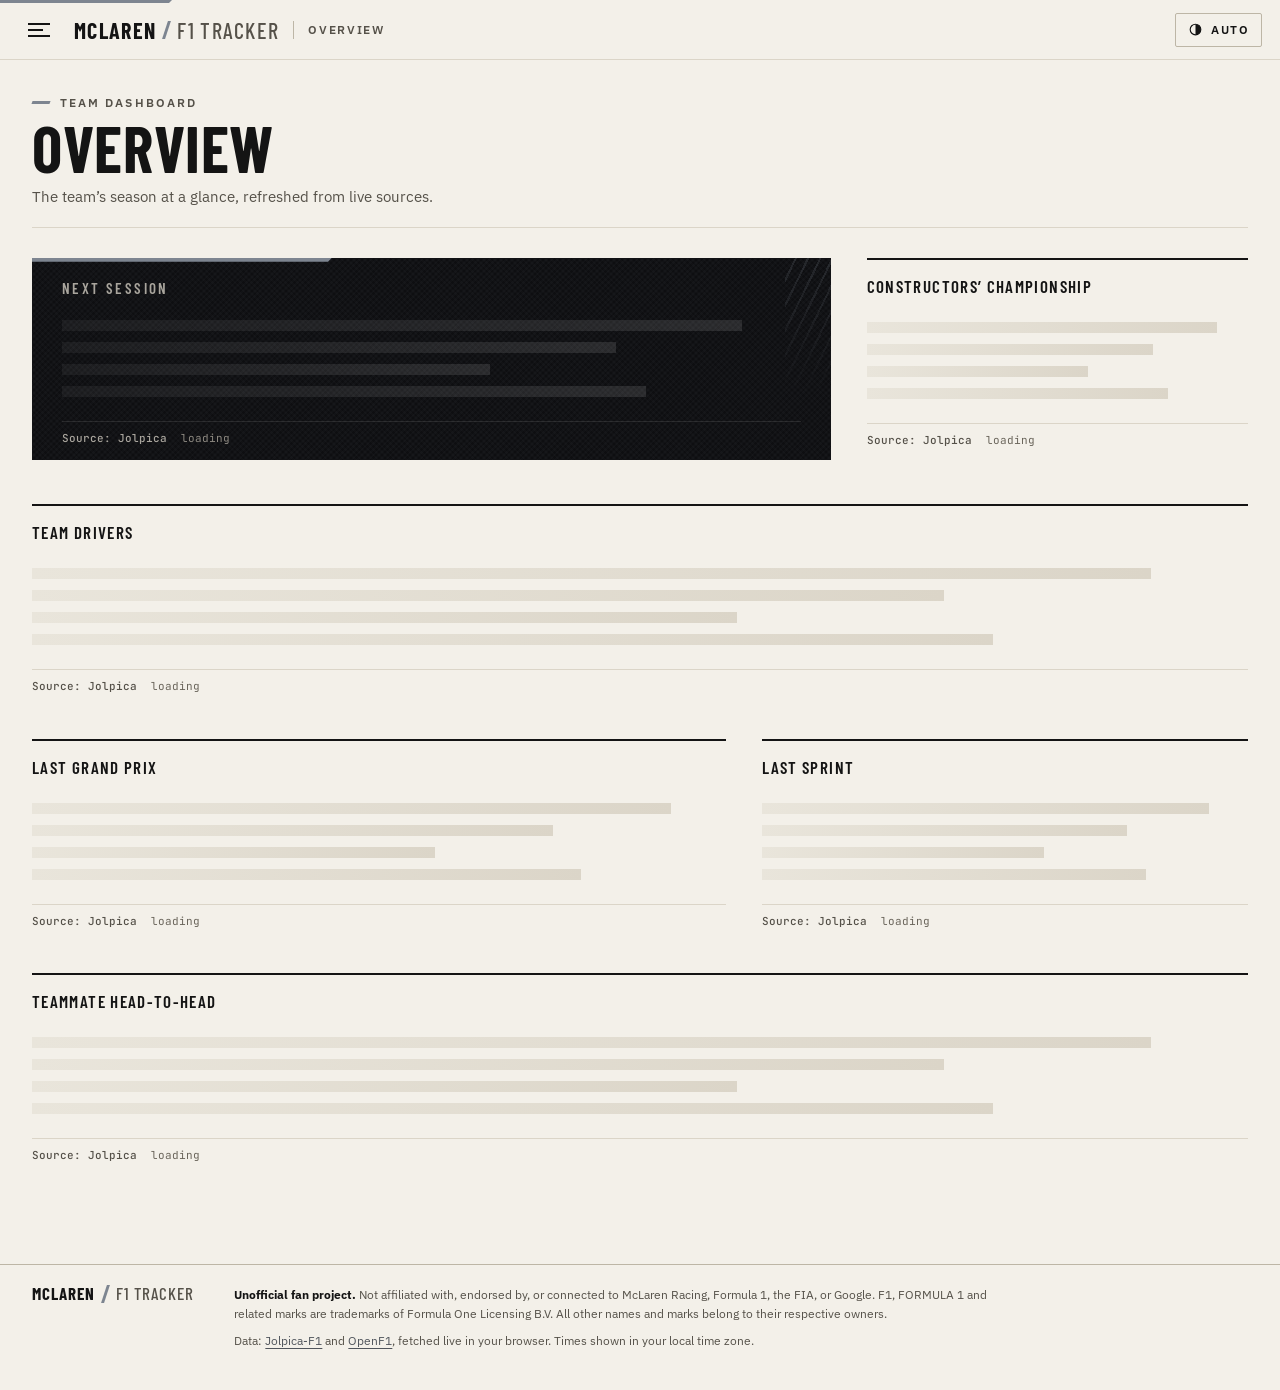
<file: index.html>
<!doctype html>
<html lang="en">
<head>
  <meta charset="utf-8">
  <meta name="viewport" content="width=device-width, initial-scale=1, viewport-fit=cover">
  <title>McLaren F1 Tracker (unofficial)</title>
  <meta name="description" content="Unofficial fan dashboard following the McLaren Formula 1 team with live standings, results, schedule, timing and telemetry from the open Jolpica-F1 and OpenF1 APIs.">
  <meta name="color-scheme" content="light dark">
  <meta name="theme-color" content="#121316">
  <link rel="icon" href="favicon.svg" type="image/svg+xml">
  <link rel="manifest" href="manifest.json">
  <link rel="preconnect" href="https://api.jolpi.ca" crossorigin>
  <link rel="preconnect" href="https://api.openf1.org" crossorigin>
  <link rel="preconnect" href="https://fonts.googleapis.com">
  <link rel="preconnect" href="https://fonts.gstatic.com" crossorigin>
  <link rel="stylesheet" href="https://fonts.googleapis.com/css2?family=Barlow+Condensed:wght@500;600;700&amp;family=IBM+Plex+Sans:wght@400;500;600;700&amp;family=JetBrains+Mono:wght@400;500;600&amp;display=swap">
  <script>
    (function () {
      try {
        var t = localStorage.getItem('mft-theme');
        if (t === 'light' || t === 'dark') document.documentElement.setAttribute('data-theme', t);
      } catch (e) { /* storage unavailable */ }
    })();
  </script>
  <link rel="stylesheet" href="style.css">
</head>
<body>
  <a class="skip-link" href="#main">Skip to content</a>

  <header class="topbar">
    <button type="button" class="icon-btn burger" id="menu-btn" aria-label="Open navigation" aria-expanded="false" aria-controls="drawer">
      <span class="burger-box" aria-hidden="true"><span></span><span></span><span></span></span>
    </button>
    <a class="wordmark" href="#/overview" aria-label="McLaren F1 Tracker, unofficial - overview">
      <span class="wm-team">McLaren</span><span class="wm-cut" aria-hidden="true"></span><span class="wm-rest">F1 Tracker</span>
    </a>
    <span class="route-label" id="route-label" aria-live="polite"></span>
    <button type="button" class="theme-btn" id="theme-btn" aria-label="Colour theme">
      <svg class="theme-icon" viewBox="0 0 24 24" width="15" height="15" aria-hidden="true"><circle cx="12" cy="12" r="8.5" fill="none" stroke="currentColor" stroke-width="1.8"/><path d="M12 3.5a8.5 8.5 0 0 1 0 17z" fill="currentColor"/></svg>
      <span data-theme-label>Auto</span>
    </button>
  </header>

  <div class="scrim" id="scrim" aria-hidden="true"></div>
  <nav class="drawer" id="drawer" aria-label="Main navigation" aria-hidden="true" inert>
    <div class="drawer-head">
      <div class="wordmark small"><span class="wm-team">McLaren</span><span class="wm-cut" aria-hidden="true"></span><span class="wm-rest">F1 Tracker</span></div>
      <button type="button" class="icon-btn" id="drawer-close" aria-label="Close navigation">
        <svg viewBox="0 0 24 24" width="20" height="20" aria-hidden="true"><path d="M6 6l12 12M18 6L6 18" stroke="currentColor" stroke-width="2" stroke-linecap="square"/></svg>
      </button>
    </div>
    <div class="nav-group">
      <p class="nav-label" id="nav-weekend">Race weekend</p>
      <ul class="nav-list" aria-labelledby="nav-weekend">
        <li><a href="#/overview" data-route="overview"><span class="nav-num">01</span><span class="nav-title">Overview</span><span class="nav-desc">Next session, drivers, latest results</span></a></li>
        <li><a href="#/live" data-route="live"><span class="nav-num">02</span><span class="nav-title">Live Session</span><span class="nav-desc">Timing, telemetry, radio, tyres</span></a></li>
        <li><a href="#/schedule" data-route="schedule"><span class="nav-num">03</span><span class="nav-title">Schedule</span><span class="nav-desc">Full calendar in your time zone</span></a></li>
      </ul>
    </div>
    <div class="nav-group">
      <p class="nav-label" id="nav-champ">Championship</p>
      <ul class="nav-list" aria-labelledby="nav-champ">
        <li><a href="#/standings" data-route="standings"><span class="nav-num">04</span><span class="nav-title">Standings</span><span class="nav-desc">Drivers and constructors</span></a></li>
        <li><a href="#/title" data-route="title"><span class="nav-num">05</span><span class="nav-title">Title Fight</span><span class="nav-desc">Championship mathematics</span></a></li>
      </ul>
    </div>
    <div class="nav-group">
      <p class="nav-label" id="nav-analysis">Analysis</p>
      <ul class="nav-list" aria-labelledby="nav-analysis">
        <li><a href="#/compare" data-route="compare"><span class="nav-num">06</span><span class="nav-title">Compare</span><span class="nav-desc">Head-to-head and lap times</span></a></li>
        <li><a href="#/archive" data-route="archive"><span class="nav-num">07</span><span class="nav-title">Seasons Archive</span><span class="nav-desc">Every season, every round</span></a></li>
        <li><a href="#/links" data-route="links"><span class="nav-num">08</span><span class="nav-title">Watch &amp; Links</span><span class="nav-desc">Where to watch and follow</span></a></li>
      </ul>
    </div>
    <section class="drawer-status" id="drawer-status" aria-label="Session status" aria-live="off">
      <p class="ds-label"><span class="ds-dot" aria-hidden="true"></span><span data-ds-label>Session status</span></p>
      <p class="ds-title" data-ds-title>Loading</p>
      <p class="ds-sub" data-ds-sub></p>
      <div class="ds-cd" data-ds-cd></div>
      <p class="ds-meta" data-ds-meta>Source: Jolpica + OpenF1</p>
    </section>
    <p class="drawer-foot">Unofficial fan project. Not affiliated with McLaren, Formula 1 or Google.</p>
  </nav>

  <main id="main" class="main" tabindex="-1">
    <noscript><p class="state">This dashboard needs JavaScript to load live data.</p></noscript>
  </main>

  <footer class="site-foot">
    <div class="foot-inner">
      <div class="wordmark"><span class="wm-team">McLaren</span><span class="wm-cut" aria-hidden="true"></span><span class="wm-rest">F1 Tracker</span></div>
      <p><strong>Unofficial fan project.</strong> Not affiliated with, endorsed by, or connected to McLaren Racing, Formula 1, the FIA, or Google. F1, FORMULA 1 and related marks are trademarks of Formula One Licensing B.V. All other names and marks belong to their respective owners.</p>
      <p>Data: <a href="https://github.com/jolpica/jolpica-f1" target="_blank" rel="noopener noreferrer">Jolpica-F1</a> and <a href="https://openf1.org/" target="_blank" rel="noopener noreferrer">OpenF1</a>, fetched live in your browser. Times shown in your local time zone.</p>
    </div>
  </footer>

  <script src="app.js" defer></script>
</body>
</html>
</file>
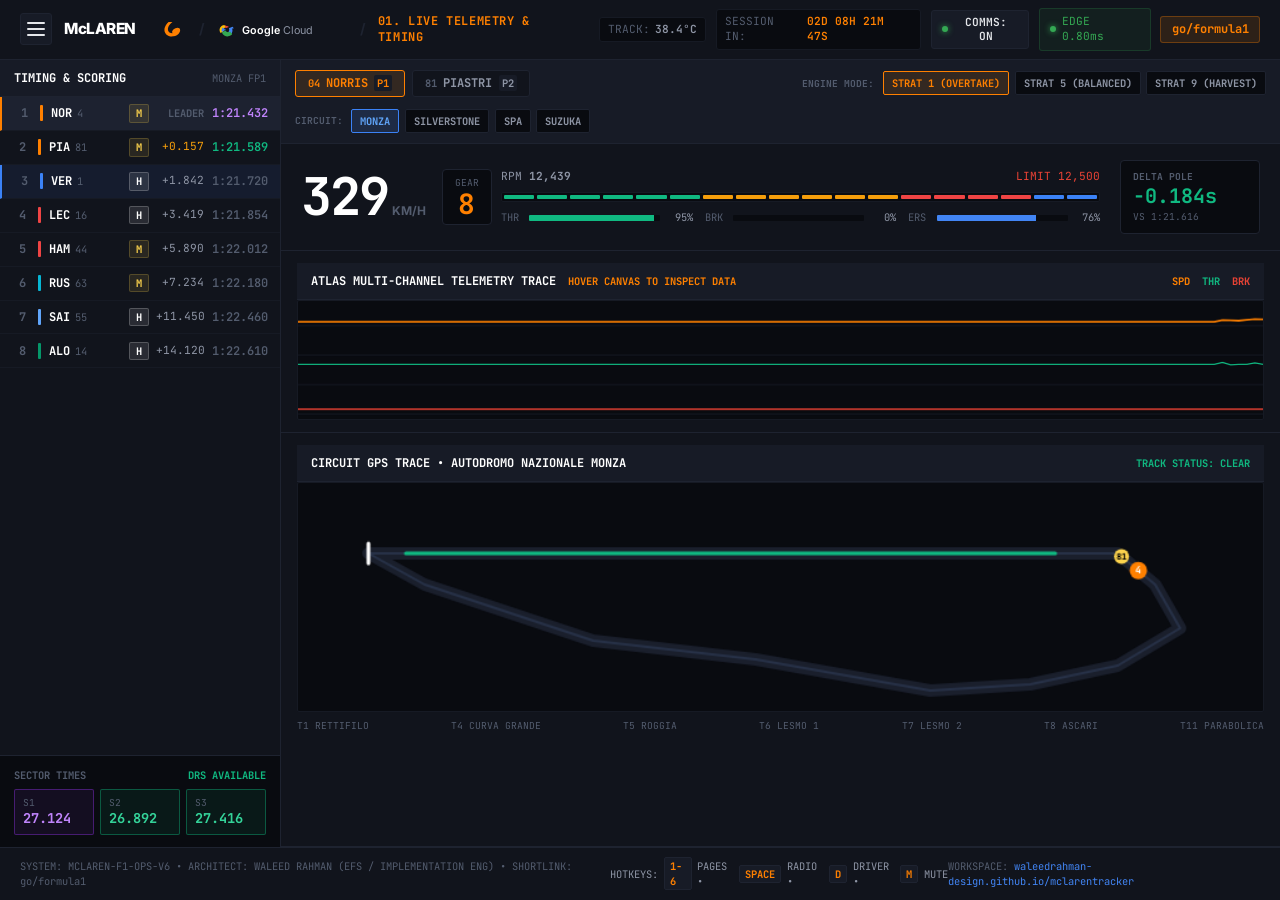
<file: mclaren_f1_standalone.html>
<!DOCTYPE html>
<html lang="en">
<head>
  <meta charset="UTF-8">
  <meta name="viewport" content="width=device-width, initial-scale=1.0">
  <title>MCLAREN F1 • PIT WALL TELEMETRY (go/formula1)</title>
  <link rel="icon" type="image/svg+xml" href="favicon.svg">
  <link rel="manifest" href="manifest.json">
  <link rel="preconnect" href="https://fonts.googleapis.com">
  <link rel="preconnect" href="https://fonts.gstatic.com" crossorigin>
  <link href="https://fonts.googleapis.com/css2?family=Inter:wght@400;500;600;700;800&family=JetBrains+Mono:wght@400;500;600;700&display=swap" rel="stylesheet">
  <style>
:root {
  --bg-core: #090B10;
  --panel-bg: #11141C;
  --panel-elevated: #171B26;
  --panel-active: #1D2230;
  
  --border-line: #1E2330;
  --border-subtle: #161A24;

  --papaya: #FF8000;
  --papaya-dim: rgba(255, 128, 0, 0.12);

  --g-blue: #4285F4;
  --g-green: #34A853;
  --g-red: #EA4335;
  --g-yellow: #FBBC04;

  --purple-sector: #9333EA;
  --green-sector: #10B981;
  --yellow-sector: #F59E0B;

  --text-white: #FFFFFF;
  --text-primary: #E5E7EB;
  --text-secondary: #8E95A5;
  --text-muted: #535C6E;

  --font-sans: 'Inter', -apple-system, BlinkMacSystemFont, sans-serif;
  --font-mono: 'JetBrains Mono', monospace;
}

* {
  box-sizing: border-box;
  margin: 0;
  padding: 0;
}

body {
  background-color: var(--bg-core);
  color: var(--text-primary);
  font-family: var(--font-sans);
  font-size: 13px;
  line-height: 1.4;
  min-height: 100vh;
  display: flex;
  flex-direction: column;
  overflow-x: hidden;
}

.font-mono { font-family: var(--font-mono); }
.text-white { color: var(--text-white) !important; }
.text-papaya { color: var(--papaya) !important; }
.text-green { color: var(--green-sector) !important; }
.text-yellow { color: var(--yellow-sector) !important; }
.text-red { color: var(--g-red) !important; }
.text-purple { color: #C084FC !important; }
.text-secondary { color: var(--text-secondary) !important; }

/* 1. Header Command Bar */
.console-header {
  display: flex;
  justify-content: space-between;
  align-items: center;
  padding: 0.5rem 1.25rem;
  background-color: var(--panel-bg);
  border-bottom: 1px solid var(--border-line);
  position: sticky;
  top: 0;
  z-index: 100;
  gap: 1rem;
}

.header-left {
  display: flex;
  align-items: center;
  gap: 0.75rem;
}

/* Burger Button */
.burger-menu-btn {
  background-color: var(--panel-elevated);
  border: 1px solid var(--border-line);
  width: 32px;
  height: 32px;
  border-radius: 3px;
  cursor: pointer;
  display: flex;
  flex-direction: column;
  justify-content: center;
  align-items: center;
  gap: 4px;
  padding: 6px;
  transition: all 0.15s ease;
}

.burger-menu-btn:hover {
  background-color: var(--panel-active);
  border-color: var(--papaya);
}

.burger-bar {
  display: block;
  width: 18px;
  height: 2px;
  background-color: var(--text-primary);
  border-radius: 1px;
}

.logo-anchor {
  display: flex;
  align-items: center;
  text-decoration: none;
}

.mclaren-svg { height: 20px; width: auto; display: block; }
.google-cloud-svg { height: 20px; width: auto; display: block; }

.header-divider {
  color: var(--border-line);
  font-weight: 700;
  font-size: 0.9rem;
}

.active-page-title {
  font-size: 0.75rem;
  font-weight: 700;
  color: var(--papaya);
  letter-spacing: 0.05em;
}

.header-right {
  display: flex;
  align-items: center;
  gap: 0.6rem;
}

.telemetry-pill {
  display: flex;
  align-items: center;
  gap: 0.35rem;
  font-size: 0.7rem;
  font-family: var(--font-mono);
  background-color: var(--bg-core);
  padding: 0.25rem 0.5rem;
  border-radius: 3px;
  border: 1px solid var(--border-subtle);
}

.pill-k { color: var(--text-muted); }
.pill-v { color: var(--text-secondary); font-weight: 600; }

.comms-btn {
  background-color: var(--panel-elevated);
  border: 1px solid var(--border-line);
  color: var(--text-primary);
  font-family: var(--font-mono);
  font-size: 0.7rem;
  font-weight: 600;
  padding: 0.3rem 0.65rem;
  border-radius: 3px;
  cursor: pointer;
  display: flex;
  align-items: center;
  gap: 0.4rem;
}

.comms-btn:hover {
  background-color: var(--panel-active);
  border-color: var(--papaya);
}

.dot-indicator {
  width: 6px;
  height: 6px;
  border-radius: 50%;
  display: inline-block;
  background-color: #6B7280;
}

.dot-indicator.green {
  background-color: var(--g-green);
  box-shadow: 0 0 6px var(--g-green);
}

.dot-indicator.pulse {
  animation: radar-pulse 2s infinite;
}

@keyframes radar-pulse {
  0%, 100% { opacity: 1; }
  50% { opacity: 0.3; }
}

.edge-ping-box {
  display: flex;
  align-items: center;
  gap: 0.4rem;
  font-size: 0.7rem;
  color: var(--g-green);
  background-color: rgba(52, 168, 83, 0.08);
  padding: 0.3rem 0.65rem;
  border-radius: 3px;
  border: 1px solid rgba(52, 168, 83, 0.2);
}

.golink-button {
  background-color: var(--papaya-dim);
  border: 1px solid rgba(255, 128, 0, 0.3);
  padding: 0.3rem 0.65rem;
  border-radius: 3px;
  cursor: pointer;
}

.golink-button code {
  color: var(--papaya);
  font-family: var(--font-mono);
  font-size: 0.75rem;
  font-weight: 700;
}

/* 2. Slide-Out Burger Drawer */
.burger-backdrop {
  position: fixed;
  top: 0;
  left: 0;
  width: 100vw;
  height: 100vh;
  background-color: rgba(0, 0, 0, 0.7);
  z-index: 200;
  opacity: 0;
  visibility: hidden;
  transition: opacity 0.2s ease, visibility 0.2s ease;
}

.burger-backdrop.open { opacity: 1; visibility: visible; }

.burger-drawer {
  position: fixed;
  top: 0;
  left: 0;
  width: 380px;
  max-width: 85vw;
  height: 100vh;
  background-color: var(--panel-bg);
  border-right: 1px solid var(--border-line);
  z-index: 210;
  transform: translateX(-100%);
  transition: transform 0.25s cubic-bezier(0.16, 1, 0.3, 1);
  display: flex;
  flex-direction: column;
}

.burger-drawer.open { transform: translateX(0); }

.drawer-header {
  display: flex;
  justify-content: space-between;
  align-items: center;
  padding: 1rem 1.25rem;
  background-color: var(--panel-elevated);
  border-bottom: 1px solid var(--border-line);
}

.drawer-title {
  font-size: 0.8rem;
  font-weight: 700;
  color: var(--text-white);
  letter-spacing: 0.06em;
}

.drawer-close-btn {
  background: none;
  border: none;
  font-size: 1.5rem;
  line-height: 1;
  color: var(--text-muted);
  cursor: pointer;
}

.drawer-close-btn:hover { color: var(--papaya); }

.drawer-nav-list {
  display: flex;
  flex-direction: column;
  padding: 0.75rem 0;
  flex: 1;
  overflow-y: auto;
}

.drawer-link {
  display: flex;
  align-items: flex-start;
  gap: 1rem;
  padding: 0.85rem 1.25rem;
  background: none;
  border: none;
  border-left: 3px solid transparent;
  color: var(--text-secondary);
  text-align: left;
  cursor: pointer;
  transition: all 0.15s ease;
  font-family: var(--font-mono);
}

.drawer-link:hover {
  background-color: var(--panel-elevated);
  color: var(--text-white);
}

.drawer-link.active {
  background-color: var(--panel-active);
  border-left-color: var(--papaya);
  color: var(--text-white);
}

.dl-num {
  font-size: 0.75rem;
  font-weight: 700;
  color: var(--text-muted);
  margin-top: 2px;
}

.drawer-link.active .dl-num { color: var(--papaya); }
.dl-body { display: flex; flex-direction: column; gap: 0.2rem; }
.dl-text { font-size: 0.85rem; font-weight: 700; }
.dl-sub { font-size: 0.65rem; color: var(--text-muted); line-height: 1.35; }

.drawer-footer {
  padding: 1rem 1.25rem;
  background-color: var(--bg-core);
  border-top: 1px solid var(--border-line);
  display: flex;
  flex-direction: column;
  gap: 0.5rem;
}

.df-label { font-size: 0.65rem; font-weight: 700; color: var(--text-muted); }
.df-links { display: flex; flex-wrap: wrap; gap: 0.75rem; font-size: 0.7rem; }
.df-links a { color: var(--text-secondary); text-decoration: none; }
.df-links a:hover { color: var(--papaya); }
.df-golink { font-size: 0.7rem; color: var(--text-muted); margin-top: 0.25rem; }
.df-golink strong { color: var(--papaya); }

/* 3. Multi-Page Container */
.pages-container {
  flex: 1;
  display: flex;
  flex-direction: column;
}

.page-view {
  display: none;
  flex: 1;
}

.page-view.active {
  display: flex;
  flex-direction: column;
}

.page-wrapper {
  padding: 1.25rem;
  display: flex;
  flex-direction: column;
  gap: 1rem;
}

.page-header-box {
  display: flex;
  justify-content: space-between;
  align-items: center;
  padding: 0.85rem 1.25rem;
  background-color: var(--panel-bg);
  border: 1px solid var(--border-line);
  border-radius: 3px;
  flex-wrap: wrap;
  gap: 0.75rem;
}

.page-main-heading {
  font-size: 0.95rem;
  font-weight: 700;
  color: var(--text-white);
  letter-spacing: 0.05em;
}

.page-subheading {
  font-size: 0.65rem;
  color: var(--text-muted);
}

/* Page 1: Telemetry Layout */
.telemetry-layout {
  display: grid;
  grid-template-columns: 280px 1fr;
  flex: 1;
  background-color: var(--border-line);
  gap: 1px;
}

.timing-tower-card {
  background-color: var(--panel-bg);
  display: flex;
  flex-direction: column;
}

.telemetry-main-panel {
  background-color: var(--panel-bg);
  display: flex;
  flex-direction: column;
}

/* Control Bar Complex */
.control-bar-complex {
  display: flex;
  justify-content: space-between;
  align-items: center;
  padding: 0.6rem 0.85rem;
  background-color: var(--panel-elevated);
  border-bottom: 1px solid var(--border-line);
  flex-wrap: wrap;
  gap: 0.75rem;
}

.strat-mode-selector, .track-switcher-group {
  display: flex;
  align-items: center;
  gap: 0.35rem;
}

.sms-label {
  font-size: 0.6rem;
  font-weight: 700;
  color: var(--text-muted);
  margin-right: 0.2rem;
}

.sm-btn, .track-btn {
  background-color: var(--bg-core);
  border: 1px solid var(--border-line);
  color: var(--text-secondary);
  font-family: var(--font-mono);
  font-size: 0.65rem;
  font-weight: 700;
  padding: 0.25rem 0.5rem;
  border-radius: 2px;
  cursor: pointer;
  transition: all 0.15s ease;
}

.sm-btn:hover, .track-btn:hover {
  background-color: var(--panel-active);
  color: var(--text-white);
  border-color: var(--papaya);
}

.sm-btn.active {
  background-color: var(--papaya-dim);
  border-color: var(--papaya);
  color: var(--papaya);
}

.track-btn.active {
  background-color: rgba(66, 133, 244, 0.15);
  border-color: #3B82F6;
  color: #60A5FA;
}

/* Timing Tower */
.panel-bar, .sub-panel-bar {
  display: flex;
  justify-content: space-between;
  align-items: center;
  padding: 0.6rem 0.85rem;
  background-color: var(--panel-elevated);
  border-bottom: 1px solid var(--border-line);
}

.sub-title {
  font-family: var(--font-mono);
  font-size: 0.75rem;
  font-weight: 700;
  color: var(--text-white);
}

.panel-meta, .sub-meta {
  font-size: 0.65rem;
  color: var(--text-muted);
}

.timing-tower {
  display: flex;
  flex-direction: column;
  flex: 1;
}

.tower-row {
  display: grid;
  grid-template-columns: 20px 4px 1fr 20px 48px 58px;
  align-items: center;
  gap: 0.4rem;
  padding: 0.45rem 0.75rem;
  border-bottom: 1px solid var(--border-subtle);
  font-family: var(--font-mono);
  font-size: 0.75rem;
  cursor: pointer;
  transition: background-color 0.1s ease;
}

.tower-row:hover { background-color: var(--panel-elevated); }
.tower-row.active { background-color: var(--panel-active); border-left: 2px solid var(--papaya); }
.tower-row.active-rival { background-color: rgba(66, 133, 244, 0.08); border-left: 2px solid #3B82F6; }

.t-pos { font-weight: 700; color: var(--text-muted); text-align: center; }
.t-badge { width: 3px; height: 16px; border-radius: 1px; }
.t-mclaren { background-color: var(--papaya); }
.t-rb { background-color: #3B82F6; }
.t-ferrari { background-color: #EF4444; }
.t-merc { background-color: #06B6D4; }
.t-williams { background-color: #60A5FA; }
.t-aston { background-color: #059669; }

.t-driver { display: flex; align-items: baseline; gap: 0.35rem; }
.t-code { font-weight: 700; color: var(--text-white); }
.t-num { font-size: 0.65rem; color: var(--text-muted); }

.t-tire {
  font-size: 0.65rem;
  font-weight: 700;
  text-align: center;
  border-radius: 2px;
  padding: 1px 0;
}

.t-med { color: #FCD34D; background-color: rgba(252, 211, 77, 0.1); border: 1px solid rgba(252, 211, 77, 0.2); }
.t-hard { color: #FFFFFF; background-color: rgba(255, 255, 255, 0.1); border: 1px solid rgba(255, 255, 255, 0.2); }

.t-gap { font-size: 0.7rem; text-align: right; color: var(--text-secondary); }
.t-gap.leader { color: var(--text-muted); font-size: 0.65rem; font-weight: 700; }
.t-laptime { font-size: 0.75rem; font-weight: 600; text-align: right; color: var(--text-muted); }

.tower-footer {
  padding: 0.75rem 0.85rem;
  border-top: 1px solid var(--border-line);
  background-color: var(--bg-core);
}

.tf-row { display: flex; justify-content: space-between; font-size: 0.65rem; margin-bottom: 0.4rem; }
.tf-label { color: var(--text-muted); font-weight: 700; }
.tf-drs { font-weight: 700; }

.sectors-grid { display: grid; grid-template-columns: 1fr 1fr 1fr; gap: 0.4rem; }
.sec-cell {
  background-color: var(--panel-elevated);
  border: 1px solid var(--border-line);
  padding: 0.35rem 0.5rem;
  border-radius: 2px;
  display: flex;
  flex-direction: column;
}

.sec-cell.purple { border-color: rgba(147, 51, 234, 0.4); background-color: rgba(147, 51, 234, 0.08); }
.sec-cell.purple .sc-v { color: #C084FC; font-weight: 700; }
.sec-cell.green { border-color: rgba(16, 185, 129, 0.4); background-color: rgba(16, 185, 129, 0.08); }
.sec-cell.green .sc-v { color: #34D399; font-weight: 700; }

.sc-k { font-size: 0.6rem; color: var(--text-muted); }
.sc-v { font-size: 0.85rem; }

/* Cockpit HUD */
.driver-tab-group { display: flex; gap: 0.4rem; }
.d-tab {
  background-color: var(--panel-bg);
  border: 1px solid var(--border-line);
  color: var(--text-secondary);
  font-family: var(--font-mono);
  font-size: 0.75rem;
  font-weight: 700;
  padding: 0.3rem 0.75rem;
  border-radius: 3px;
  cursor: pointer;
  display: flex;
  align-items: baseline;
  gap: 0.4rem;
}

.d-tab.active { background-color: var(--papaya-dim); border-color: var(--papaya); color: var(--papaya); }
.d-tab-num { font-size: 0.65rem; color: var(--text-muted); }
.d-tab.active .d-tab-num { color: var(--papaya); }
.d-tab-pos { font-size: 0.65rem; padding: 1px 3px; background-color: var(--panel-elevated); border-radius: 2px; }

.cockpit-hud {
  display: grid;
  grid-template-columns: 180px 1fr 140px;
  align-items: center;
  gap: 1.25rem;
  padding: 1rem 1.25rem;
  background-color: var(--panel-bg);
  border-bottom: 1px solid var(--border-line);
}

.gauge-block-speed { display: flex; align-items: center; gap: 1rem; }
.speed-readout { display: flex; align-items: baseline; gap: 0.25rem; }
.speed-digits { font-size: 3.25rem; font-weight: 700; line-height: 1; color: var(--text-white); letter-spacing: -0.04em; }
.speed-unit { font-size: 0.75rem; font-weight: 700; color: var(--text-muted); }

.gear-readout {
  background-color: var(--bg-core);
  border: 1px solid var(--border-line);
  padding: 0.4rem 0.75rem;
  border-radius: 4px;
  text-align: center;
}

.gear-sub { font-size: 0.6rem; font-family: var(--font-mono); color: var(--text-muted); display: block; }
.gear-digit { font-size: 1.75rem; font-weight: 700; line-height: 1; color: var(--papaya); }

.hud-center-cluster { display: flex; flex-direction: column; gap: 0.5rem; }
.tach-line { display: flex; justify-content: space-between; font-size: 0.7rem; color: var(--text-secondary); }

.shift-lights {
  display: flex;
  gap: 3px;
  height: 10px;
  background-color: var(--bg-core);
  padding: 2px;
  border-radius: 2px;
  border: 1px solid var(--border-subtle);
}

.rpm-led { flex: 1; border-radius: 1px; background-color: #1A1F2C; }
.rpm-led.green.active { background-color: #10B981; }
.rpm-led.yellow.active { background-color: #F59E0B; }
.rpm-led.red.active { background-color: #EF4444; }
.rpm-led.blue.active { background-color: #3B82F6; }

.linear-gauges { display: grid; grid-template-columns: 1fr 1fr 1fr; gap: 0.75rem; }
.lin-gauge { display: flex; align-items: center; gap: 0.4rem; }
.lg-k { font-size: 0.65rem; font-family: var(--font-mono); color: var(--text-muted); width: 22px; }
.lg-track { flex: 1; height: 6px; background-color: var(--bg-core); border-radius: 1px; overflow: hidden; }
.lg-fill { height: 100%; transition: width 0.15s ease; }
.lg-fill.throttle { background-color: var(--green-sector); }
.lg-fill.brake { background-color: var(--g-red); }
.lg-fill.ers { background-color: var(--g-blue); }
.lg-v { font-size: 0.65rem; color: var(--text-secondary); width: 26px; text-align: right; }

.delta-box {
  background-color: var(--bg-core);
  border: 1px solid var(--border-line);
  padding: 0.6rem 0.75rem;
  border-radius: 4px;
  display: flex;
  flex-direction: column;
}

.delta-k { font-size: 0.6rem; font-family: var(--font-mono); color: var(--text-muted); font-weight: 700; }
.delta-v { font-size: 1.25rem; font-weight: 700; line-height: 1.2; }
.delta-sub { font-size: 0.6rem; color: var(--text-muted); margin-top: 0.15rem; }

/* Sub Panels */
.sub-panel { padding: 0.75rem 1rem; border-bottom: 1px solid var(--border-line); }
.wb-left { display: flex; align-items: baseline; gap: 0.75rem; }
.tele-hover-stat { font-size: 0.65rem; color: var(--papaya); font-weight: 700; }

.trace-legend { display: flex; gap: 0.75rem; font-size: 0.65rem; }
.c-legend { font-weight: 700; }
.c-legend.papaya { color: var(--papaya); }
.c-legend.green { color: var(--green-sector); }
.c-legend.red { color: var(--g-red); }

#telemetryCanvas {
  width: 100%;
  height: 120px;
  background-color: var(--bg-core);
  border: 1px solid var(--border-subtle);
  border-radius: 2px;
  display: block;
}

.track-container { flex: 1; display: flex; flex-direction: column; }
.track-flag { font-family: var(--font-mono); font-size: 0.65rem; font-weight: 700; }
.track-flag.green { color: var(--green-sector); }

.track-canvas-wrapper {
  background-color: var(--bg-core);
  border: 1px solid var(--border-subtle);
  border-radius: 2px;
  padding: 0.5rem;
}

#circuitCanvas { width: 100%; height: auto; display: block; }
.corner-legend-bar { display: flex; justify-content: space-between; font-size: 0.6rem; color: var(--text-muted); margin-top: 0.4rem; }

/* Page 2: Head-to-Head Comparator */
.comp-selector-deck {
  display: flex;
  justify-content: space-between;
  background-color: var(--panel-bg);
  border: 1px solid var(--border-line);
  padding: 0.75rem 1rem;
  border-radius: 3px;
  flex-wrap: wrap;
  gap: 1rem;
}

.cs-group { display: flex; align-items: center; gap: 0.75rem; flex-wrap: wrap; }
.cs-label { font-size: 0.65rem; font-weight: 700; color: var(--text-muted); }

.btn-toggle-group { display: flex; gap: 0.35rem; flex-wrap: wrap; }

.comp-mcl-btn, .comp-riv-btn {
  background-color: var(--bg-core);
  border: 1px solid var(--border-line);
  color: var(--text-secondary);
  font-family: var(--font-mono);
  font-size: 0.7rem;
  font-weight: 700;
  padding: 0.3rem 0.6rem;
  border-radius: 2px;
  cursor: pointer;
  transition: all 0.15s ease;
}

.comp-mcl-btn.active {
  background-color: var(--papaya-dim);
  border-color: var(--papaya);
  color: var(--papaya);
}

.comp-riv-btn.active {
  background-color: rgba(66, 133, 244, 0.15);
  border-color: #3B82F6;
  color: #60A5FA;
}

.comparator-deck {
  display: grid;
  grid-template-columns: 1.1fr 1.8fr 1.1fr;
  gap: 1rem;
}

.comp-driver-card {
  background-color: var(--panel-bg);
  border: 1px solid var(--border-line);
  padding: 1.25rem;
  border-radius: 3px;
  display: flex;
  flex-direction: column;
}

.mclaren-side { border-left: 3px solid var(--papaya); }
.rival-side { border-right: 3px solid #3B82F6; text-align: right; }
.rival-side .cdc-header, .rival-side .cdc-sectors { justify-content: flex-end; }

.cdc-header { display: flex; justify-content: space-between; font-size: 0.65rem; margin-bottom: 0.35rem; }
.cdc-team { font-weight: 700; }
.cdc-tire { color: var(--text-muted); }
.cdc-name { font-size: 1.1rem; font-weight: 700; color: var(--text-white); margin-bottom: 0.35rem; }
.cdc-lap { font-size: 2rem; font-weight: 700; line-height: 1.1; margin-bottom: 0.75rem; }
.cdc-sectors { display: flex; gap: 0.75rem; font-size: 0.75rem; }

.comp-delta-matrix {
  background-color: var(--panel-bg);
  border: 1px solid var(--border-line);
  padding: 1.25rem;
  border-radius: 3px;
  display: flex;
  flex-direction: column;
  justify-content: center;
  gap: 0.6rem;
}

.cdm-row {
  display: flex;
  justify-content: space-between;
  align-items: center;
  font-size: 0.75rem;
  padding: 0.35rem 0;
  border-bottom: 1px solid var(--border-subtle);
}

.cdm-row:last-of-type { border-bottom: none; }
.cdm-label { color: var(--text-muted); font-size: 0.65rem; font-weight: 700; }
.cdm-values { display: flex; align-items: center; gap: 1rem; }

.cdm-diff {
  font-weight: 700;
  font-size: 0.75rem;
  background-color: rgba(16, 185, 129, 0.1);
  border: 1px solid rgba(16, 185, 129, 0.25);
  padding: 2px 6px;
  border-radius: 2px;
}

.comp-bar-wrapper {
  height: 6px;
  background-color: var(--bg-core);
  border-radius: 3px;
  overflow: hidden;
  margin-top: 0.5rem;
  display: flex;
}

.comp-bar-fill { height: 100%; background-color: var(--papaya); transition: width 0.25s ease; }

/* Dual Overlay Trace */
.dual-trace-box {
  background-color: var(--panel-bg);
  border: 1px solid var(--border-line);
  border-radius: 3px;
  overflow: hidden;
}

#overlayCanvas {
  width: 100%;
  height: 140px;
  background-color: var(--bg-core);
  display: block;
}

/* Page 3: Strategy & Undercut Simulator */
.undercut-controls {
  display: flex;
  flex-direction: column;
  gap: 1rem;
}

.uc-slider-box {
  background-color: var(--bg-core);
  border: 1px solid var(--border-subtle);
  padding: 1rem;
  border-radius: 3px;
  display: flex;
  flex-direction: column;
  gap: 0.5rem;
}

.uc-slider-head {
  display: flex;
  justify-content: space-between;
  font-size: 0.75rem;
}

.pit-range-slider {
  width: 100%;
  height: 8px;
  background-color: #1E2330;
  border-radius: 4px;
  outline: none;
  -webkit-appearance: none;
  cursor: pointer;
}

.pit-range-slider::-webkit-slider-thumb {
  -webkit-appearance: none;
  width: 18px;
  height: 18px;
  border-radius: 50%;
  background-color: var(--papaya);
  cursor: pointer;
  box-shadow: 0 0 8px rgba(255, 128, 0, 0.6);
}

.uc-ticks {
  display: flex;
  justify-content: space-between;
  font-size: 0.6rem;
  color: var(--text-muted);
}

.sim-metrics-grid {
  display: grid;
  grid-template-columns: repeat(4, 1fr);
  gap: 0.75rem;
}

.strategy-page-grid {
  display: grid;
  grid-template-columns: 1fr 1fr;
  gap: 1rem;
}

.strat-card {
  background-color: var(--panel-bg);
  border: 1px solid var(--border-line);
  border-radius: 3px;
  display: flex;
  flex-direction: column;
}

.tyre-grid { display: grid; grid-template-columns: 1fr 1fr; gap: 1px; background-color: var(--border-subtle); }
.tyre-cell { background-color: var(--panel-bg); padding: 0.75rem; display: flex; flex-direction: column; }
.tc-pos { font-size: 0.65rem; font-family: var(--font-mono); color: var(--text-muted); font-weight: 700; }
.tc-temp { font-size: 1.25rem; font-weight: 700; margin: 0.25rem 0; }
.tc-wear { height: 4px; background-color: var(--bg-core); margin-bottom: 0.35rem; border-radius: 1px; overflow: hidden; }
.tc-bar { height: 100%; background-color: var(--green-sector); }
.tc-meta { font-size: 0.7rem; color: var(--text-secondary); }

.comms-action-btn {
  background-color: var(--bg-core);
  border: 1px solid var(--border-line);
  color: var(--papaya);
  font-size: 0.65rem;
  font-weight: 700;
  padding: 0.25rem 0.5rem;
  border-radius: 2px;
  cursor: pointer;
}

.comms-action-btn:hover { background-color: var(--panel-active); border-color: var(--papaya); }

.radio-stream-box {
  display: flex;
  flex-direction: column;
  gap: 0.6rem;
  padding: 0.85rem;
  max-height: 240px;
  overflow-y: auto;
}

.radio-entry { background-color: var(--bg-core); border-left: 2px solid var(--border-line); padding: 0.6rem 0.75rem; }
.engineer-entry { border-left-color: var(--papaya); }
.driver-entry { border-left-color: var(--g-blue); }

.re-header { display: flex; justify-content: space-between; font-size: 0.65rem; color: var(--text-muted); margin-bottom: 0.25rem; }
.re-ch { font-weight: 700; }
.re-msg { font-size: 0.8rem; color: var(--text-primary); line-height: 1.4; }

/* Page 4: Broadcast & Timezone */
.timezone-picker {
  display: flex;
  align-items: center;
  gap: 0.35rem;
}

.tz-label { font-size: 0.65rem; font-weight: 700; color: var(--text-muted); margin-right: 0.2rem; }

.tz-btn {
  background-color: var(--panel-elevated);
  border: 1px solid var(--border-line);
  color: var(--text-secondary);
  font-family: var(--font-mono);
  font-size: 0.65rem;
  font-weight: 700;
  padding: 0.3rem 0.6rem;
  border-radius: 2px;
  cursor: pointer;
  transition: all 0.15s ease;
}

.tz-btn:hover { background-color: var(--panel-active); color: var(--text-white); border-color: var(--papaya); }
.tz-btn.active { background-color: var(--papaya-dim); border-color: var(--papaya); color: var(--papaya); }

.broadcast-page-grid { display: grid; grid-template-columns: 1.4fr 1fr; gap: 1rem; }
.deck-panel { background-color: var(--panel-bg); border: 1px solid var(--border-line); border-radius: 3px; display: flex; flex-direction: column; }
.deck-bar { display: flex; justify-content: space-between; align-items: baseline; padding: 0.65rem 0.85rem; background-color: var(--panel-elevated); border-bottom: 1px solid var(--border-line); }
.deck-title { font-size: 0.75rem; font-family: var(--font-mono); font-weight: 700; color: var(--text-white); }
.deck-sub { font-size: 0.65rem; font-family: var(--font-mono); color: var(--text-muted); }
.deck-content { padding: 0.85rem; display: flex; flex-direction: column; gap: 0.75rem; }

.session-schedule { display: flex; flex-direction: column; gap: 0.4rem; font-size: 0.75rem; }
.session-row { display: grid; grid-template-columns: 12px 1.4fr 1.6fr 1.2fr auto; align-items: center; gap: 0.5rem; padding: 0.45rem 0.6rem; background-color: var(--bg-core); border-radius: 2px; }
.session-row.active { border-left: 2px solid var(--green-sector); }
.session-row.race-row { border-left: 2px solid var(--papaya); }

.sess-dot { width: 6px; height: 6px; border-radius: 50%; background-color: #4B5563; }
.sess-dot.green { background-color: var(--green-sector); }
.sess-dot.papaya { background-color: var(--papaya); }
.sess-name { font-weight: 700; color: var(--text-white); }
.sess-time { color: var(--text-secondary); }
.sess-chn { color: var(--text-muted); }

.sess-action { font-size: 0.65rem; font-weight: 700; text-decoration: none; color: var(--text-white); background-color: var(--panel-elevated); padding: 2px 6px; border-radius: 2px; border: 1px solid var(--border-line); }
.sess-action:hover { background-color: var(--panel-active); color: var(--papaya); }
.race-action { background-color: var(--papaya); color: #000; }

.broadcast-links-list { display: flex; flex-direction: column; gap: 0.5rem; }
.b-link-card { display: flex; flex-direction: column; background-color: var(--bg-core); border: 1px solid var(--border-subtle); padding: 0.65rem 0.85rem; border-radius: 2px; text-decoration: none; color: var(--text-primary); transition: all 0.15s ease; }
.b-link-card:hover { border-color: var(--papaya); transform: translateX(3px); }
.b-link-card strong { font-size: 0.75rem; color: var(--papaya); }
.b-link-card span { font-size: 0.65rem; color: var(--text-muted); margin-top: 0.2rem; }

.circuit-specs-grid {
  display: grid;
  grid-template-columns: repeat(4, 1fr);
  gap: 0.65rem;
}

.cs-spec-cell {
  background-color: var(--bg-core);
  border: 1px solid var(--border-subtle);
  padding: 0.6rem 0.75rem;
  border-radius: 2px;
  display: flex;
  flex-direction: column;
}

.cs-spec-cell span { font-size: 0.6rem; color: var(--text-muted); font-weight: 700; }
.cs-spec-cell strong { font-size: 0.85rem; color: var(--text-white); margin-top: 0.2rem; }

/* Page 5: Standings & Simulator */
.points-sim-deck {
  display: grid;
  grid-template-columns: 1fr 1fr 1.2fr;
  gap: 1rem;
  align-items: center;
}

.ps-column {
  display: flex;
  flex-direction: column;
  gap: 0.4rem;
}

.ps-label { font-size: 0.65rem; font-weight: 700; color: var(--text-muted); }

.ps-select {
  background-color: var(--bg-core);
  border: 1px solid var(--border-line);
  color: var(--text-white);
  padding: 0.45rem 0.65rem;
  border-radius: 3px;
  font-size: 0.75rem;
  outline: none;
}

.ps-select:focus { border-color: var(--papaya); }

.ps-result-card {
  background-color: var(--bg-core);
  border: 1px solid var(--border-subtle);
  border-left: 3px solid var(--papaya);
  padding: 0.65rem 0.85rem;
  border-radius: 0 3px 3px 0;
  display: flex;
  flex-direction: column;
}

.ps-res-k { font-size: 0.6rem; color: var(--text-muted); font-weight: 700; }
.ps-res-v { font-size: 1.35rem; font-weight: 700; line-height: 1.2; margin: 0.15rem 0; }
.ps-res-sub { font-size: 0.65rem; color: var(--text-secondary); }

.standings-page-grid { display: grid; grid-template-columns: 1fr 1fr; gap: 1rem; }
.standings-table { width: 100%; border-collapse: collapse; font-size: 0.75rem; }
.standings-table th { text-align: left; font-size: 0.65rem; color: var(--text-muted); font-weight: 700; padding: 0.35rem 0.5rem; border-bottom: 1px solid var(--border-subtle); }
.standings-table td { padding: 0.45rem 0.5rem; border-bottom: 1px solid var(--border-subtle); }
.highlight-row { background-color: rgba(255, 128, 0, 0.05); }
.driver-bold { font-weight: 700; color: var(--text-white); }

/* Page 6: Archive */
.ah-selector-tabs { display: flex; gap: 0.35rem; flex-wrap: wrap; }
.ah-tab { background-color: var(--panel-elevated); border: 1px solid var(--border-line); color: var(--text-secondary); font-family: var(--font-mono); font-size: 0.65rem; font-weight: 700; padding: 0.3rem 0.65rem; border-radius: 2px; cursor: pointer; }
.ah-tab:hover { background-color: var(--panel-active); color: var(--text-white); border-color: var(--papaya); }
.ah-tab.active { background-color: var(--papaya-dim); border-color: var(--papaya); color: var(--papaya); }

.archive-grid { display: grid; grid-template-columns: 1.4fr 1fr; gap: 1rem; }
.archive-panel { background-color: var(--panel-bg); border: 1px solid var(--border-line); border-radius: 3px; display: flex; flex-direction: column; }
.ap-bar { display: flex; justify-content: space-between; align-items: center; padding: 0.65rem 0.85rem; background-color: var(--panel-elevated); border-bottom: 1px solid var(--border-line); font-size: 0.75rem; font-weight: 700; }
.ap-content { padding: 1rem; display: flex; flex-direction: column; gap: 1rem; }

.telemetry-benchmark-grid { display: grid; grid-template-columns: repeat(4, 1fr); gap: 0.5rem; }
.bm-card { background-color: var(--bg-core); border: 1px solid var(--border-subtle); padding: 0.65rem 0.75rem; border-radius: 2px; display: flex; flex-direction: column; }
.bm-k { font-size: 0.6rem; color: var(--text-muted); font-weight: 700; }
.bm-v { font-size: 1.25rem; font-weight: 700; line-height: 1.2; margin: 0.2rem 0; }
.bm-sub { font-size: 0.6rem; color: var(--text-muted); }

.debrief-box { background-color: var(--bg-core); border: 1px solid var(--border-subtle); border-left: 3px solid var(--papaya); padding: 0.85rem; border-radius: 0 2px 2px 0; }
.db-header { display: flex; justify-content: space-between; font-size: 0.65rem; font-weight: 700; margin-bottom: 0.4rem; }
.db-title { color: var(--papaya); }
.db-text { font-size: 0.75rem; color: var(--text-secondary); line-height: 1.45; }

.hist-standings-deck { display: grid; grid-template-columns: 1fr 1fr; gap: 0.5rem; }
.hist-season-block { background-color: var(--bg-core); border: 1px solid var(--border-subtle); padding: 0.65rem 0.75rem; border-radius: 2px; }
.hsb-head { display: flex; justify-content: space-between; font-size: 0.65rem; border-bottom: 1px solid var(--border-subtle); padding-bottom: 0.35rem; margin-bottom: 0.35rem; }
.hsb-rows { display: flex; flex-direction: column; gap: 0.25rem; font-size: 0.7rem; }
.hsb-row { display: flex; justify-content: space-between; color: var(--text-muted); }
.hsb-row.champion { color: var(--text-white); font-weight: 700; }

.upgrade-timeline { display: flex; flex-direction: column; gap: 0.35rem; background-color: var(--bg-core); border: 1px solid var(--border-subtle); padding: 0.65rem 0.75rem; border-radius: 2px; }
.ut-title { font-size: 0.65rem; font-weight: 700; color: var(--text-muted); margin-bottom: 0.2rem; }
.ut-item { display: grid; grid-template-columns: 80px 1fr; font-size: 0.65rem; line-height: 1.35; }
.ut-date { color: var(--papaya); font-weight: 700; }
.ut-desc { color: var(--text-secondary); }

/* Industrial Footer */
.console-footer {
  display: flex;
  justify-content: space-between;
  align-items: center;
  padding: 0.6rem 1.25rem;
  background-color: var(--panel-bg);
  border-top: 1px solid var(--border-line);
  font-size: 0.65rem;
  color: var(--text-muted);
}

.cf-center { display: flex; align-items: center; gap: 0.35rem; color: var(--text-secondary); }
.hk-badge {
  background-color: var(--panel-elevated);
  border: 1px solid var(--border-line);
  color: var(--papaya);
  padding: 1px 5px;
  border-radius: 2px;
  font-weight: 700;
}

.console-footer a { color: var(--g-blue); text-decoration: none; }
.console-footer a:hover { text-decoration: underline; }

/* Responsive Breakpoints */
@media (max-width: 1100px) {
  
  .telemetry-layout { grid-template-columns: 1fr; }
  .comparator-deck { grid-template-columns: 1fr; }
  .strategy-page-grid { grid-template-columns: 1fr; }
  .broadcast-page-grid { grid-template-columns: 1fr; }
  .standings-page-grid { grid-template-columns: 1fr; }
  .archive-grid { grid-template-columns: 1fr; }
  .points-sim-deck { grid-template-columns: 1fr; }
  .sim-metrics-grid { grid-template-columns: 1fr 1fr; }
  .circuit-specs-grid { grid-template-columns: 1fr 1fr; }
}

/* Perfected Navigation Enhancements */

/* 1. Animated Burger Button Morph */
.burger-menu-btn.open .burger-bar:nth-child(1) {
  transform: translateY(6px) rotate(45deg);
}

.burger-menu-btn.open .burger-bar:nth-child(2) {
  opacity: 0;
  transform: scale(0);
}

.burger-menu-btn.open .burger-bar:nth-child(3) {
  transform: translateY(-6px) rotate(-45deg);
}

.burger-backdrop {
  backdrop-filter: blur(8px);
  -webkit-backdrop-filter: blur(8px);
}



</style>
</head>
<body>

  <!-- Top System Bar with Burger Navigation -->
  <header class="console-header">
    <div class="header-left">
      <!-- Hamburger Menu Trigger -->
      <button class="burger-menu-btn" id="burgerBtn" aria-label="Open Navigation Console">
        <span class="burger-bar"></span>
        <span class="burger-bar"></span>
        <span class="burger-bar"></span>
      </button>

      <!-- Official McLaren Racing Logo -->
      <a href="https://www.mclaren.com/racing/" target="_blank" rel="noopener" class="logo-anchor" title="McLaren Racing">
        <svg class="mclaren-svg" viewBox="0 0 160 26" fill="none" xmlns="http://www.w3.org/2000/svg">
          <text x="0" y="20" font-family="'Inter', sans-serif" font-weight="800" font-size="20" fill="#FFFFFF" letter-spacing="-0.03em">McLAREN</text>
          <path d="M136 4C130 9.5 129 16 133 20C135 22 138.5 23 142.5 22.5C148 21.5 151 17.5 151 14.5C151 12.5 149.5 11.5 147.5 11.5C144 11.5 140.5 15.2 140.5 17.2C140.5 18 141.2 18.5 142.2 18.2C139.8 18.8 137 18 136 16.2C134 13 135.5 8 141 4L136 4Z" fill="#FF8000"/>
        </svg>
      </a>

      <div class="header-divider">/</div>

      <!-- Official Google Cloud Logo -->
      <a href="https://cloud.google.com/" target="_blank" rel="noopener" class="logo-anchor" title="Google Cloud">
        <svg class="google-cloud-svg" viewBox="0 0 170 26" fill="none" xmlns="http://www.w3.org/2000/svg">
          <g transform="translate(0, 1)">
            <path fill="#EA4335" d="M12.5 8.2c-.8-.8-1.8-1.3-2.9-1.5l1.6 4.3 4.2-1.6c-.7-.6-1.9-1.2-2.9-1.2z"/>
            <path fill="#4285F4" d="M21.7 11.3c-.3-.8-.8-1.5-1.4-2.1l-4.9 1.8c.4.7.6 1.5.5 2.3 0 1.2-.5 2.2-1.4 2.9l2.7 3.5c1.8-1.3 2.9-3.4 2.9-5.7 0-.9-.2-1.8-.4-2.7z"/>
            <path fill="#FBBC04" d="M9.6 6.7c-2.4.2-4.5 1.5-5.6 3.6-.5.9-.7 2-.7 3.1 0 1.4.5 2.8 1.4 3.9l3.9-2.3c-.2-.5-.3-1-.3-1.6 0-1.8 1.2-3.3 2.9-3.8L9.6 6.7z"/>
            <path fill="#34A853" d="M14.5 21.4c2.2 0 4.1-1.1 5.3-2.8l-2.7-3.5c-.6.6-1.5 1-2.6 1-1.5 0-2.8-.9-3.4-2.2L6.3 16.7c1.4 3.2 4.6 5.2 7.5 5.2z"/>
            <path fill="#4285F4" d="M11.1 13.9c0-.5.1-1 .3-1.4L7.2 10c-.8 1.2-1.2 2.6-1.2 4.1 0 .6.1 1.2.2 1.8l4.1-2.3c-.1-.6-.2-1.2-.2-1.8z"/>
          </g>
          <text x="32" y="19" font-family="'Inter', sans-serif" font-weight="600" font-size="14" fill="#FFFFFF">Google <tspan fill="#8E95A5" font-weight="400">Cloud</tspan></text>
        </svg>
      </a>

      <div class="header-divider">/</div>
      <div class="active-page-title font-mono" id="activePageTitle">01. LIVE TELEMETRY</div>
    </div>

<!-- Header Operations Status -->
    <div class="header-right">
      <div class="telemetry-pill">
        <span class="pill-k">TRACK:</span>
        <span class="pill-v" id="valTrackTemp">38.4°C</span>
      </div>
      <div class="telemetry-pill">
        <span class="pill-k">SESSION IN:</span>
        <span class="pill-v text-papaya font-mono" id="headerCountdown">02D 14H 28M 10S</span>
      </div>

      <button class="comms-btn" id="radioMuteBtn" title="Toggle Radio Audio (HotKey: M)">
        <span class="dot-indicator green" id="radioDot"></span>
        <span id="radioLabel">COMMS: ON</span>
      </button>

      <div class="edge-ping-box">
        <span class="dot-indicator green pulse"></span>
        <span class="font-mono" id="latencyDisplay">EDGE 0.76ms</span>
      </div>

      <button class="golink-button" id="goLinkChip" title="Copy internal shortlink go/formula1">
        <code>go/formula1</code>
      </button>
    </div>
  </header>

  <!-- Slide-Out Burger Navigation Drawer -->
  <div class="burger-backdrop" id="burgerBackdrop"></div>
  <aside class="burger-drawer font-mono" id="burgerDrawer">
    <div class="drawer-header">
      <span class="drawer-title">CONSOLE NAVIGATION</span>
      <button class="drawer-close-btn" id="drawerCloseBtn" aria-label="Close Drawer">&times;</button>
    </div>

    <div class="drawer-nav-list">
      <button class="drawer-link active" data-target="page-telemetry">
        <span class="dl-num">01</span>
        <div class="dl-body">
          <strong class="dl-text">LIVE TELEMETRY & TIMING</strong>
          <span class="dl-sub">MCL38 cockpit HUD, multi-track GPS, engine modes & ATLAS waveforms</span>
        </div>
      </button>

      <button class="drawer-link" data-target="page-compare">
        <span class="dl-num">02</span>
        <div class="dl-body">
          <strong class="dl-text">HEAD-TO-HEAD GAP COMPARATOR</strong>
          <span class="dl-sub">Dual-trace telemetry overlay, braking deltas & corner micro-analysis</span>
        </div>
      </button>

      <button class="drawer-link" data-target="page-strategy">
        <span class="dl-num">03</span>
        <div class="dl-body">
          <strong class="dl-text">STRATEGY & PIT WALL RADIO</strong>
          <span class="dl-sub">Undercut simulator, team radio transmit, tyre thermals & GDC edge</span>
        </div>
      </button>

      <button class="drawer-link" data-target="page-broadcast">
        <span class="dl-num">04</span>
        <div class="dl-body">
          <strong class="dl-text">WHERE TO WATCH & SESSIONS</strong>
          <span class="dl-sub">Global timezone converter, F1 TV Pro, ESPN+, Sky F1 & circuit specs</span>
        </div>
      </button>

      <button class="drawer-link" data-target="page-standings">
        <span class="dl-num">05</span>
        <div class="dl-body">
          <strong class="dl-text">WORLD CHAMPIONSHIP STANDINGS</strong>
          <span class="dl-sub">WDC/WCC points tables, odds & interactive points swing calculator</span>
        </div>
      </button>

      <button class="drawer-link" data-target="page-archive">
        <span class="dl-num">06</span>
        <div class="dl-body">
          <strong class="dl-text">HISTORICAL ARCHIVE (2024-2025)</strong>
          <span class="dl-sub">Miami, Baku, Singapore and Monza debriefs & aero upgrade logs</span>
        </div>
      </button>
    </div>

    <div class="drawer-footer">
      <div class="df-label">OFFICIAL PADDOCK PORTALS:</div>
      <div class="df-links">
        <a href="https://www.mclaren.com/racing/formula-1/" target="_blank" rel="noopener">McLAREN.COM</a>
        <a href="https://www.mclaren.com/racing/mclaren-plus/" target="_blank" rel="noopener">McLAREN PLUS</a>
        <a href="https://www.mclarenstore.com/" target="_blank" rel="noopener">TEAM STORE</a>
        <a href="https://cloud.google.com/customers/mclaren-racing" target="_blank" rel="noopener">GOOGLE CLOUD STUDY</a>
      </div>
      <div class="df-golink">SHORTLINK: <strong>go/formula1</strong></div>
    </div>
  </aside>

  <!-- Content Container: 6 Dedicated Pages -->
  <main class="pages-container">

    <!-- PAGE 1: LIVE TELEMETRY & TIMING -->
    <div class="page-view active" id="page-telemetry">
      <div class="telemetry-layout">
        <!-- Left Column: Timing & Scoring Tower -->
        <aside class="timing-tower-card">
          <div class="sub-panel-bar">
            <span class="sub-title font-mono">TIMING & SCORING</span>
            <span class="sub-meta font-mono" id="currentTrackLabel">MONZA FP1</span>
          </div>
          <div class="timing-tower" id="timingTower">
            <div class="tower-row mclaren-row active" id="rowNorris" data-driver="norris">
              <span class="t-pos">1</span>
              <span class="t-badge t-mclaren"></span>
              <div class="t-driver"><strong class="t-code">NOR</strong><span class="t-num">4</span></div>
              <span class="t-tire t-med" title="Medium Tyre">M</span>
              <span class="t-gap leader">LEADER</span>
              <span class="t-laptime text-purple">1:21.432</span>
            </div>
            <div class="tower-row mclaren-row" id="rowPiastri" data-driver="piastri">
              <span class="t-pos">2</span>
              <span class="t-badge t-mclaren"></span>
              <div class="t-driver"><strong class="t-code">PIA</strong><span class="t-num">81</span></div>
              <span class="t-tire t-med" title="Medium Tyre">M</span>
              <span class="t-gap text-yellow">+0.157</span>
              <span class="t-laptime text-green">1:21.589</span>
            </div>
            <div class="tower-row rival-row active-rival" data-rival="verstappen">
              <span class="t-pos">3</span>
              <span class="t-badge t-rb"></span>
              <div class="t-driver"><strong class="t-code">VER</strong><span class="t-num">1</span></div>
              <span class="t-tire t-hard" title="Hard Tyre">H</span>
              <span class="t-gap">+1.842</span>
              <span class="t-laptime">1:21.720</span>
            </div>
            <div class="tower-row rival-row" data-rival="leclerc">
              <span class="t-pos">4</span>
              <span class="t-badge t-ferrari"></span>
              <div class="t-driver"><strong class="t-code">LEC</strong><span class="t-num">16</span></div>
              <span class="t-tire t-hard" title="Hard Tyre">H</span>
              <span class="t-gap">+3.419</span>
              <span class="t-laptime">1:21.854</span>
            </div>
            <div class="tower-row rival-row" data-rival="hamilton">
              <span class="t-pos">5</span>
              <span class="t-badge t-ferrari"></span>
              <div class="t-driver"><strong class="t-code">HAM</strong><span class="t-num">44</span></div>
              <span class="t-tire t-med" title="Medium Tyre">M</span>
              <span class="t-gap">+5.890</span>
              <span class="t-laptime">1:22.012</span>
            </div>
            <div class="tower-row rival-row" data-rival="russell">
              <span class="t-pos">6</span>
              <span class="t-badge t-merc"></span>
              <div class="t-driver"><strong class="t-code">RUS</strong><span class="t-num">63</span></div>
              <span class="t-tire t-med" title="Medium Tyre">M</span>
              <span class="t-gap">+7.234</span>
              <span class="t-laptime">1:22.180</span>
            </div>
            <div class="tower-row rival-row" data-rival="sainz">
              <span class="t-pos">7</span>
              <span class="t-badge t-williams"></span>
              <div class="t-driver"><strong class="t-code">SAI</strong><span class="t-num">55</span></div>
              <span class="t-tire t-hard" title="Hard Tyre">H</span>
              <span class="t-gap">+11.450</span>
              <span class="t-laptime">1:22.460</span>
            </div>
            <div class="tower-row rival-row" data-rival="alonso">
              <span class="t-pos">8</span>
              <span class="t-badge t-aston"></span>
              <div class="t-driver"><strong class="t-code">ALO</strong><span class="t-num">14</span></div>
              <span class="t-tire t-hard" title="Hard Tyre">H</span>
              <span class="t-gap">+14.120</span>
              <span class="t-laptime">1:22.610</span>
            </div>
          </div>
          <div class="tower-footer">
            <div class="tf-row">
              <span class="tf-label font-mono">SECTOR TIMES</span>
              <span class="tf-drs text-green font-mono" id="drsState">DRS AVAILABLE</span>
            </div>
            <div class="sectors-grid font-mono">
              <div class="sec-cell purple"><span class="sc-k">S1</span><span class="sc-v" id="valS1">27.124</span></div>
              <div class="sec-cell green"><span class="sc-k">S2</span><span class="sc-v" id="valS2">26.892</span></div>
              <div class="sec-cell green"><span class="sc-k">S3</span><span class="sc-v" id="valS3">27.416</span></div>
            </div>
          </div>
        </aside>

        <!-- Right Main Panel: Cockpit HUD, Waveforms & Circuit Switcher -->
        <div class="telemetry-main-panel">
          <!-- Control Bar: Driver Tabs, Engine Modes & Circuit Switcher -->
          <div class="panel-bar control-bar-complex">
            <div class="driver-tab-group">
              <button class="d-tab active" id="btnLando" data-driver="norris" title="Shortcut: D">
                <span class="d-tab-num">04</span>
                <span class="d-tab-name">NORRIS</span>
                <span class="d-tab-pos">P1</span>
              </button>
              <button class="d-tab" id="btnOscar" data-driver="piastri" title="Shortcut: D">
                <span class="d-tab-num">81</span>
                <span class="d-tab-name">PIASTRI</span>
                <span class="d-tab-pos">P2</span>
              </button>
            </div>

            <!-- Engine Mode Strategy Switcher -->
            <div class="strat-mode-selector font-mono">
              <span class="sms-label">ENGINE MODE:</span>
              <button class="sm-btn active" data-mode="strat1" title="Max Power / Overtake Mode">STRAT 1 (OVERTAKE)</button>
              <button class="sm-btn" data-mode="strat5" title="Standard Race Stint">STRAT 5 (BALANCED)</button>
              <button class="sm-btn" data-mode="strat9" title="Lift & Coast / Recharge">STRAT 9 (HARVEST)</button>
            </div>

            <!-- Circuit GPS Switcher -->
            <div class="track-switcher-group font-mono">
              <span class="sms-label">CIRCUIT:</span>
              <button class="track-btn active" data-track="monza">MONZA</button>
              <button class="track-btn" data-track="silverstone">SILVERSTONE</button>
              <button class="track-btn" data-track="spa">SPA</button>
              <button class="track-btn" data-track="suzuka">SUZUKA</button>
            </div>
          </div>

          <!-- Speed & RPM HUD -->
          <div class="cockpit-hud">
            <div class="gauge-block-speed">
              <div class="speed-readout">
                <span class="speed-digits font-mono" id="teleSpeed">324</span>
                <span class="speed-unit">KM/H</span>
              </div>
              <div class="gear-readout">
                <span class="gear-sub">GEAR</span>
                <span class="gear-digit font-mono" id="teleGear">7</span>
              </div>
            </div>

            <div class="hud-center-cluster">
              <div class="tach-line font-mono">
                <span>RPM <strong id="teleRpm">11,980</strong></span>
                <span class="text-red" id="revLimitLabel">LIMIT 12,500</span>
              </div>
              <div class="shift-lights" id="rpmLedBar"></div>
              <div class="linear-gauges">
                <div class="lin-gauge">
                  <span class="lg-k">THR</span>
                  <div class="lg-track"><div class="lg-fill throttle" id="fillThrottle" style="width: 96%;"></div></div>
                  <span class="lg-v font-mono" id="valThrottle">96%</span>
                </div>
                <div class="lin-gauge">
                  <span class="lg-k">BRK</span>
                  <div class="lg-track"><div class="lg-fill brake" id="fillBrake" style="width: 0%;"></div></div>
                  <span class="lg-v font-mono" id="valBrake">0%</span>
                </div>
                <div class="lin-gauge">
                  <span class="lg-k">ERS</span>
                  <div class="lg-track"><div class="lg-fill ers" id="fillErs" style="width: 78%;"></div></div>
                  <span class="lg-v font-mono" id="valErs">78%</span>
                </div>
              </div>
            </div>

            <div class="delta-box">
              <span class="delta-k">DELTA POLE</span>
              <span class="delta-v font-mono text-green" id="teleDelta">-0.184s</span>
              <span class="delta-sub font-mono">VS 1:21.616</span>
            </div>
          </div>

          <!-- ATLAS Rolling Telemetry Chart -->
          <div class="sub-panel waveform-container">
            <div class="sub-panel-bar">
              <div class="wb-left">
                <span class="sub-title font-mono">ATLAS MULTI-CHANNEL TELEMETRY TRACE</span>
                <span class="tele-hover-stat font-mono" id="teleCursorStat">HOVER CANVAS TO INSPECT DATA</span>
              </div>
              <div class="trace-legend font-mono">
                <span class="c-legend papaya">SPD</span>
                <span class="c-legend green">THR</span>
                <span class="c-legend red">BRK</span>
              </div>
            </div>
            <canvas id="telemetryCanvas" width="760" height="120"></canvas>
          </div>

          <!-- Circuit GPS Track with Multi-Track Rendering -->
          <div class="sub-panel track-container">
            <div class="sub-panel-bar">
              <span class="sub-title font-mono" id="circuitHeaderTitle">CIRCUIT GPS TRACE &bull; AUTODROMO NAZIONALE MONZA</span>
              <span class="track-flag green">TRACK STATUS: CLEAR</span>
            </div>
            <div class="track-canvas-wrapper">
              <canvas id="circuitCanvas" width="760" height="170"></canvas>
            </div>
            <div class="corner-legend-bar font-mono" id="cornerLegendBar">
              <span>T1 RETTIFILO</span>
              <span>T4 CURVA GRANDE</span>
              <span>T5 ROGGIA</span>
              <span>T6 LESMO 1</span>
              <span>T7 LESMO 2</span>
              <span>T8 ASCARI</span>
              <span>T11 PARABOLICA</span>
            </div>
          </div>
        </div>
      </div>
      </div>
    </div>

    <!-- PAGE 2: HEAD-TO-HEAD GAP COMPARATOR -->
    <div class="page-view" id="page-compare">
      <div class="page-wrapper">
        <div class="page-header-box">
          <div>
            <h2 class="page-main-heading font-mono">HEAD-TO-HEAD GAP & TELEMETRY COMPARATOR</h2>
            <span class="page-subheading font-mono">DUAL-TRACE OVERLAY, BRAKING DELTAS & CORNER-BY-CORNER TELEMETRY ANALYSIS</span>
          </div>
          <div class="comp-status-badge font-mono" id="compDeltaBadge">
            DELTA: <strong class="text-green" id="compNetDelta">-0.288s</strong> (McLAREN ADVANTAGE)
          </div>
        </div>

        <!-- Driver Switcher for Comparator -->
        <div class="comp-selector-deck font-mono">
          <div class="cs-group">
            <span class="cs-label">McLAREN CHASSIS:</span>
            <div class="btn-toggle-group">
              <button class="comp-mcl-btn active" data-mcl="norris">04 NORRIS</button>
              <button class="comp-mcl-btn" data-mcl="piastri">81 PIASTRI</button>
            </div>
          </div>
          <div class="cs-group">
            <span class="cs-label">GRID RIVAL:</span>
            <div class="btn-toggle-group" id="rivalToggleGroup">
              <button class="comp-riv-btn active" data-rival="verstappen">01 VERSTAPPEN</button>
              <button class="comp-riv-btn" data-rival="leclerc">16 LECLERC</button>
              <button class="comp-riv-btn" data-rival="hamilton">44 HAMILTON</button>
              <button class="comp-riv-btn" data-rival="russell">63 RUSSELL</button>
              <button class="comp-riv-btn" data-rival="sainz">55 SAINZ</button>
              <button class="comp-riv-btn" data-rival="alonso">14 ALONSO</button>
            </div>
          </div>
        </div>

        <!-- Detailed Side-by-Side Comparison -->
        <div class="comparator-deck font-mono">
          <div class="comp-driver-card mclaren-side">
            <div class="cdc-header">
              <span class="cdc-team text-papaya">McLAREN FORMULA 1</span>
              <span class="cdc-tire" id="compTire1">MEDIUM (14L)</span>
            </div>
            <div class="cdc-name" id="compDriver1Name">LANDO NORRIS #4</div>
            <div class="cdc-lap" id="compLap1">1:21.432</div>
            <div class="cdc-sectors">
              <span>S1: <strong id="compS1_1">27.124</strong></span>
              <span>S2: <strong id="compS2_1">26.892</strong></span>
              <span>S3: <strong id="compS3_1">27.416</strong></span>
            </div>
          </div>

          <div class="comp-delta-matrix">
            <div class="cdm-row">
              <span class="cdm-label">SPEED TRAP</span>
              <div class="cdm-values">
                <span id="compSpeed1">344.8</span>
                <span class="cdm-diff text-green" id="compSpeedDiff">+1.6 KM/H</span>
                <span id="compSpeed2">343.2</span>
              </div>
            </div>
            <div class="cdm-row">
              <span class="cdm-label">MIN APEX SPEED</span>
              <div class="cdm-values">
                <span id="compApex1">142.4</span>
                <span class="cdm-diff text-green" id="compApexDiff">+2.8 KM/H</span>
                <span id="compApex2">139.6</span>
              </div>
            </div>
            <div class="cdm-row">
              <span class="cdm-label">BRAKE THRESHOLD</span>
              <div class="cdm-values">
                <span>134 BAR</span>
                <span class="cdm-diff text-green" id="compBrakeDiff">-8m DEEPER</span>
                <span>128 BAR</span>
              </div>
            </div>
            <div class="cdm-row">
              <span class="cdm-label">SECTOR ADVANTAGE</span>
              <div class="cdm-values">
                <span class="text-purple">S1 S2 S3</span>
                <span class="cdm-diff text-green">CLEAN SWEEP</span>
                <span class="text-muted">NONE</span>
              </div>
            </div>
            <div class="comp-bar-wrapper">
              <div class="comp-bar-fill mclaren-fill" id="compBarFill" style="width: 62%;"></div>
            </div>
          </div>

          <div class="comp-driver-card rival-side">
            <div class="cdc-header">
              <span class="cdc-team" id="compTeam2">RED BULL RACING</span>
              <span class="cdc-tire" id="compTire2">HARD (19L)</span>
            </div>
            <div class="cdc-name" id="compDriver2Name">MAX VERSTAPPEN #1</div>
            <div class="cdc-lap text-secondary" id="compLap2">1:21.720</div>
            <div class="cdc-sectors text-secondary">
              <span>S1: <strong id="compS2_1_val">27.198</strong></span>
              <span>S2: <strong id="compS2_2_val">27.042</strong></span>
              <span>S3: <strong id="compS2_3_val">27.480</strong></span>
            </div>
          </div>
        </div>

        <!-- Dual Speed Trace Overlay Canvas -->
        <div class="dual-trace-box font-mono">
          <div class="sub-panel-bar">
            <span class="sub-title font-mono">OVERLAY SPEED TRACE: McLAREN (PAPAYA) VS RIVAL (BLUE)</span>
            <span class="sub-meta font-mono">DISTANCE: 0M - 5,793M (FULL LAP)</span>
          </div>
          <canvas id="overlayCanvas" width="1080" height="150"></canvas>
        </div>

        <!-- Corner-by-Corner Breakdown Table -->
        <div class="deck-panel font-mono">
          <div class="deck-bar">
            <span class="deck-title">CORNER-BY-CORNER TELEMETRY DELTAS</span>
            <span class="deck-sub">AUTODROMO NAZIONALE MONZA</span>
          </div>
          <div class="deck-content">
            <table class="standings-table">
              <thead>
                <tr>
                  <th>CORNER</th>
                  <th>SECTION TYPE</th>
                  <th>McLAREN SPEED</th>
                  <th>RIVAL SPEED</th>
                  <th>DELTA TIME</th>
                  <th>PRIMARY ADVANTAGE</th>
                </tr>
              </thead>
              <tbody id="cornerBreakdownBody">
                <tr><td>T1 RETTIFILO</td><td>HEAVY BRAKING</td><td>72.4 KM/H</td><td>68.9 KM/H</td><td class="text-green">-0.082s</td><td>Deeper braking threshold & rotation</td></tr>
                <tr><td>T4 CURVA GRANDE</td><td>HIGH SPEED RIGHT</td><td>298.1 KM/H</td><td>297.2 KM/H</td><td class="text-green">-0.012s</td><td>Low aerodynamic drag profile</td></tr>
                <tr><td>T5 VARIANTE ROGGIA</td><td>MEDIUM CHICANE</td><td>118.5 KM/H</td><td>115.8 KM/H</td><td class="text-green">-0.065s</td><td>Curb ride compliance (pull-rod suspension)</td></tr>
                <tr><td>T6 LESMO 1</td><td>MEDIUM SPEED RIGHT</td><td>184.2 KM/H</td><td>181.4 KM/H</td><td class="text-green">-0.048s</td><td>Front-axle aerodynamic downforce</td></tr>
                <tr><td>T7 LESMO 2</td><td>BLIND APEX RIGHT</td><td>164.8 KM/H</td><td>161.2 KM/H</td><td class="text-green">-0.066s</td><td>Early throttle application point</td></tr>
                <tr><td>T8-10 ASCARI</td><td>TRIPLE CHICANE COMPLEX</td><td>224.6 KM/H</td><td>221.8 KM/H</td><td class="text-green">-0.098s</td><td>Rapid directional transition stability</td></tr>
                <tr><td>T11 PARABOLICA</td><td>LONG INCREASING RADIUS</td><td>218.4 KM/H</td><td>216.9 KM/H</td><td class="text-green">-0.017s</td><td>Rear tyre thermal retention onto main straight</td></tr>
              </tbody>
            </table>
          </div>
        </div>
      </div>
    </div>

    <!-- PAGE 3: STRATEGY & PIT WALL RADIO -->
    <div class="page-view" id="page-strategy">
      <div class="page-wrapper">
        <div class="page-header-box">
          <div>
            <h2 class="page-main-heading font-mono">PIT STRATEGY & RACE OPERATIONS</h2>
            <span class="page-subheading font-mono">INTERACTIVE UNDERCUT SIMULATOR, REAL-TIME TEAM RADIO & GDC INFRASTRUCTURE</span>
          </div>
        </div>

        <!-- Undercut Simulator Card -->
        <div class="deck-panel font-mono">
          <div class="deck-bar">
            <span class="deck-title">INTERACTIVE PIT STOP & UNDERCUT SIMULATOR</span>
            <span class="deck-sub">DRAG SLIDER TO CALCULATE REJOIN WINDOW</span>
          </div>
          <div class="deck-content">
            <div class="undercut-controls">
              <div class="uc-slider-box">
                <div class="uc-slider-head">
                  <span>TARGET PIT STOP LAP: <strong class="text-papaya font-mono" id="pitLapDisplay">LAP 31</strong></span>
                  <span class="text-muted font-mono">TOTAL RACE: 53 LAPS</span>
                </div>
                <input type="range" id="pitLapSlider" min="15" max="45" value="31" class="pit-range-slider">
                <div class="uc-ticks">
                  <span>LAP 15 (AGGRESSIVE)</span>
                  <span>LAP 31 (PLAN A OPTIMAL)</span>
                  <span>LAP 45 (OVERCUT)</span>
                </div>
              </div>

              <div class="sim-metrics-grid">
                <div class="bm-card">
                  <span class="bm-k">PIT LANE LOSS</span>
                  <strong class="bm-v text-white" id="simPitLoss">22.4s</strong>
                  <span class="bm-sub">NORMAL RACE SPEED</span>
                </div>
                <div class="bm-card">
                  <span class="bm-k">PROJECTED REJOIN</span>
                  <strong class="bm-v text-green" id="simRejoinPos">P3</strong>
                  <span class="bm-sub" id="simRejoinGap">CLEAN AIR (+4.2s TO TRAFFIC)</span>
                </div>
                <div class="bm-card">
                  <span class="bm-k">UNDERCUT DELTA</span>
                  <strong class="bm-v text-green" id="simUndercutGain">+1.85s / LAP</strong>
                  <span class="bm-sub">NEW HARD C3 TYRE OVER USED MEDIUM</span>
                </div>
                <div class="bm-card">
                  <span class="bm-k">ESTIMATED WIN PROB</span>
                  <strong class="bm-v text-papaya" id="simWinPct">94.8%</strong>
                  <span class="bm-sub">VERTEX AI STRATEGY ENGINE</span>
                </div>
              </div>
            </div>
          </div>
        </div>

        <div class="strategy-page-grid">
          <!-- Tyre Thermal Matrix -->
          <div class="strat-card">
            <div class="sub-panel-bar">
              <span class="sub-title font-mono">TYRE CARCASS & SURFACE THERMALS</span>
              <span class="font-mono text-muted">C4 MEDIUM &bull; 14 LAPS</span>
            </div>
            <div class="tyre-grid">
              <div class="tyre-cell">
                <div class="tc-pos">FRONT LEFT</div>
                <div class="tc-temp font-mono text-green" id="tempFL">102.4°C</div>
                <div class="tc-wear"><div class="tc-bar" style="width: 88%;"></div></div>
                <div class="tc-meta font-mono">88% &bull; 23.2 PSI</div>
              </div>
              <div class="tyre-cell">
                <div class="tc-pos">FRONT RIGHT</div>
                <div class="tc-temp font-mono text-green" id="tempFR">104.1°C</div>
                <div class="tc-wear"><div class="tc-bar" style="width: 86%;"></div></div>
                <div class="tc-meta font-mono">86% &bull; 23.4 PSI</div>
              </div>
              <div class="tyre-cell">
                <div class="tc-pos">REAR LEFT</div>
                <div class="tc-temp font-mono text-green" id="tempRL">98.6°C</div>
                <div class="tc-wear"><div class="tc-bar" style="width: 91%;"></div></div>
                <div class="tc-meta font-mono">91% &bull; 21.8 PSI</div>
              </div>
              <div class="tyre-cell">
                <div class="tc-pos">REAR RIGHT</div>
                <div class="tc-temp font-mono text-green" id="tempRR">99.2°C</div>
                <div class="tc-wear"><div class="tc-bar" style="width: 89%;"></div></div>
                <div class="tc-meta font-mono">89% &bull; 21.9 PSI</div>
              </div>
            </div>
          </div>

          <!-- Team Radio Stream -->
          <div class="strat-card">
            <div class="sub-panel-bar">
              <span class="sub-title font-mono">PIT WALL TEAM RADIO INTERCEPT</span>
              <button class="comms-action-btn font-mono" id="btnPlayRadio" title="HotKey: SPACE">TRANSMIT [SPACE]</button>
            </div>
            <div class="radio-stream-box" id="radioLog">
              <div class="radio-entry engineer-entry">
                <div class="re-header font-mono">
                  <span class="re-ch">WILL JOSEPH (RACE ENG) &gt; LANDO</span>
                  <span class="re-t">LAP 14</span>
                </div>
                <div class="re-msg font-mono">"Gap to Leclerc is 1.8s. Mode overtake available out of Ascari. Strat 7 when ready."</div>
              </div>
              <div class="radio-entry driver-entry">
                <div class="re-header font-mono">
                  <span class="re-ch">LANDO NORRIS &gt; PIT WALL</span>
                  <span class="re-t">LAP 14</span>
                </div>
                <div class="re-msg font-mono">"Copy Will. Balance feels strong. Front-left tyre is right in the operating window."</div>
              </div>
            </div>
          </div>
        </div>
      </div>
    </div>

    <!-- PAGE 4: WHERE TO WATCH & BROADCAST -->
    <div class="page-view" id="page-broadcast">
      <div class="page-wrapper">
        <div class="page-header-box">
          <div>
            <h2 class="page-main-heading font-mono">RACE WEEKEND BROADCAST CENTER &bull; WHERE TO WATCH</h2>
            <span class="page-subheading font-mono">OFFICIAL STREAMING PORTALS, GLOBAL TIMEZONE CONVERTER & CIRCUIT SPECIFICATIONS</span>
          </div>

          <!-- Timezone Switcher -->
          <div class="timezone-picker font-mono">
            <span class="tz-label">TIMEZONE:</span>
            <button class="tz-btn active" data-tz="EDT">US EAST (EDT)</button>
            <button class="tz-btn" data-tz="PDT">US WEST (PDT)</button>
            <button class="tz-btn" data-tz="BST">UK (BST)</button>
            <button class="tz-btn" data-tz="CEST">TRACK (CEST)</button>
          </div>
        </div>

        <div class="broadcast-page-grid">
          <!-- Session Schedule -->
          <div class="deck-panel">
            <div class="deck-bar">
              <span class="deck-title">OFFICIAL TRACK SESSION TIMETABLE</span>
              <span class="deck-sub" id="currentTzBadge">TIMEZONE: US EASTERN (EDT)</span>
            </div>
            <div class="deck-content font-mono">
              <div class="session-schedule">
                <div class="session-row active">
                  <span class="sess-dot green"></span>
                  <span class="sess-name">PRACTICE 1 (FP1)</span>
                  <span class="sess-time" id="timeFP1">FRI 07:30 EDT</span>
                  <span class="sess-chn">ESPN2 / F1 TV PRO</span>
                  <a href="https://f1tv.formula1.com/" target="_blank" rel="noopener" class="sess-action">F1 TV PRO &gt;</a>
                </div>
                <div class="session-row">
                  <span class="sess-dot"></span>
                  <span class="sess-name">PRACTICE 2 (FP2)</span>
                  <span class="sess-time" id="timeFP2">FRI 11:00 EDT</span>
                  <span class="sess-chn">ESPN2 / F1 TV PRO</span>
                  <a href="https://f1tv.formula1.com/" target="_blank" rel="noopener" class="sess-action">F1 TV PRO &gt;</a>
                </div>
                <div class="session-row">
                  <span class="sess-dot"></span>
                  <span class="sess-name">PRACTICE 3 (FP3)</span>
                  <span class="sess-time" id="timeFP3">SAT 06:30 EDT</span>
                  <span class="sess-chn">ESPN2 / F1 TV PRO</span>
                  <a href="https://f1tv.formula1.com/" target="_blank" rel="noopener" class="sess-action">F1 TV PRO &gt;</a>
                </div>
                <div class="session-row">
                  <span class="sess-dot"></span>
                  <span class="sess-name">QUALIFYING</span>
                  <span class="sess-time" id="timeQual">SAT 10:00 EDT</span>
                  <span class="sess-chn">ESPN / F1 TV PRO</span>
                  <a href="https://www.espn.com/watch/" target="_blank" rel="noopener" class="sess-action">ESPN+ &gt;</a>
                </div>
                <div class="session-row race-row">
                  <span class="sess-dot papaya"></span>
                  <span class="sess-name">GRAND PRIX (53 LAPS)</span>
                  <span class="sess-time" id="timeRace">SUN 09:00 EDT</span>
                  <span class="sess-chn">ESPN / ABC / F1 TV</span>
                  <a href="https://f1tv.formula1.com/" target="_blank" rel="noopener" class="sess-action race-action">WATCH RACE &gt;</a>
                </div>
              </div>
            </div>
          </div>

          <!-- Direct Streaming Hubs -->
          <div class="deck-panel">
            <div class="deck-bar">
              <span class="deck-title">DIRECT STREAMING PORTALS</span>
              <span class="deck-sub">OFFICIAL BROADCAST FEEDS</span>
            </div>
            <div class="deck-content font-mono">
              <div class="broadcast-links-list">
                <a href="https://f1tv.formula1.com/" target="_blank" rel="noopener" class="b-link-card">
                  <strong>F1 TV PRO (OFFICIAL STREAM)</strong>
                  <span>Onboard camera feeds, raw pit radio, live timing & driver GPS map</span>
                </a>
                <a href="https://www.espn.com/watch/f1" target="_blank" rel="noopener" class="b-link-card">
                  <strong>ESPN / ESPN+ (US BROADCAST)</strong>
                  <span>Commercial-free Sky Sports commentary & 4K qualifying broadcast</span>
                </a>
                <a href="https://www.skysports.com/f1" target="_blank" rel="noopener" class="b-link-card">
                  <strong>SKY SPORTS F1 (UK COVERAGE)</strong>
                  <span>Martin Brundle grid walks, Ted Kravitz notebook & tech analyses</span>
                </a>
                <a href="https://www.formula1.com/en/f1-live.html" target="_blank" rel="noopener" class="b-link-card">
                  <strong>FORMULA 1 OFFICIAL LIVE TIMING</strong>
                  <span>Real-time micro-sector speeds & tyre history records</span>
                </a>
              </div>
            </div>
          </div>
        </div>

        <!-- Circuit Technical Specs -->
        <div class="deck-panel font-mono">
          <div class="deck-bar">
            <span class="deck-title">AUTODROMO NAZIONALE MONZA &bull; TECHNICAL SPECIFICATIONS</span>
            <span class="deck-sub">TEMPLE OF SPEED</span>
          </div>
          <div class="deck-content">
            <div class="circuit-specs-grid">
              <div class="cs-spec-cell"><span>CIRCUIT LENGTH</span><strong>5.793 KM</strong></div>
              <div class="cs-spec-cell"><span>RACE DISTANCE</span><strong>53 LAPS (306.72 KM)</strong></div>
              <div class="cs-spec-cell"><span>ALL-TIME LAP RECORD</span><strong>1:21.046 (BARRICHELLO)</strong></div>
              <div class="cs-spec-cell"><span>FULL THROTTLE %</span><strong>76% OF LAP</strong></div>
              <div class="cs-spec-cell"><span>DRS ZONES</span><strong>2 (MAIN STRAIGHT & SERRAGLIO)</strong></div>
              <div class="cs-spec-cell"><span>DOWNFORCE LEVEL</span><strong>LOWEST ON CALENDAR</strong></div>
              <div class="cs-spec-cell"><span>GEAR CHANGES / LAP</span><strong>40 SHIFTS</strong></div>
              <div class="cs-spec-cell"><span>BRAKING HARSHNESS</span><strong>VERY HIGH (T1 5.4G)</strong></div>
            </div>
          </div>
        </div>
      </div>
    </div>

    <!-- PAGE 5: WORLD CHAMPIONSHIP STANDINGS -->
    <div class="page-view" id="page-standings">
      <div class="page-wrapper">
        <div class="page-header-box">
          <div>
            <h2 class="page-main-heading font-mono">2026 WORLD CHAMPIONSHIP STANDINGS & POINTS SIMULATOR</h2>
            <span class="page-subheading font-mono">OFFICIAL WDC/WCC LEADERBOARDS & INTERACTIVE TITLE POINTS CALCULATOR</span>
          </div>
        </div>

        <!-- Title Points Swing Simulator -->
        <div class="deck-panel font-mono">
          <div class="deck-bar">
            <span class="deck-title">INTERACTIVE TITLE POINTS SWING SIMULATOR</span>
            <span class="deck-sub">CALCULATE CHAMPIONSHIP DELTA FOR MONZA</span>
          </div>
          <div class="deck-content">
            <div class="points-sim-deck">
              <div class="ps-column">
                <span class="ps-label">LANDO NORRIS MONZA FINISH:</span>
                <select id="simNorrisFinish" class="ps-select font-mono">
                  <option value="26">P1 + FASTEST LAP (26 PTS)</option>
                  <option value="25" selected>P1 WIN (25 PTS)</option>
                  <option value="18">P2 (18 PTS)</option>
                  <option value="15">P3 (15 PTS)</option>
                  <option value="12">P4 (12 PTS)</option>
                  <option value="10">P5 (10 PTS)</option>
                  <option value="0">DNF / NO POINTS (0 PTS)</option>
                </select>
              </div>

              <div class="ps-column">
                <span class="ps-label">MAX VERSTAPPEN MONZA FINISH:</span>
                <select id="simVerstappenFinish" class="ps-select font-mono">
                  <option value="26">P1 + FASTEST LAP (26 PTS)</option>
                  <option value="25">P1 WIN (25 PTS)</option>
                  <option value="18">P2 (18 PTS)</option>
                  <option value="15" selected>P3 (15 PTS)</option>
                  <option value="12">P4 (12 PTS)</option>
                  <option value="10">P5 (10 PTS)</option>
                  <option value="0">DNF / NO POINTS (0 PTS)</option>
                </select>
              </div>

              <div class="ps-result-card">
                <span class="ps-res-k">NEW TITLE LEAD</span>
                <strong class="ps-res-v text-green" id="simTitleLead">+18 PTS LEAD</strong>
                <span class="ps-res-sub" id="simTotalPoints">NORRIS 309 PTS vs VERSTAPPEN 291 PTS</span>
              </div>
            </div>
          </div>
        </div>

        <div class="standings-page-grid">
          <!-- WDC Table -->
          <div class="deck-panel">
            <div class="deck-bar">
              <span class="deck-title">DRIVERS WORLD CHAMPIONSHIP (WDC)</span>
              <span class="deck-sub">ROUND 16 OF 24</span>
            </div>
            <div class="deck-content font-mono">
              <table class="standings-table">
                <thead>
                  <tr><th>POS</th><th>DRIVER</th><th>TEAM</th><th>PTS</th><th>ODDS</th><th>WIN PROB</th></tr>
                </thead>
                <tbody>
                  <tr class="highlight-row"><td>1</td><td class="driver-bold">L. NORRIS</td><td class="text-papaya">McLAREN</td><td>284</td><td class="text-green">-140</td><td>58.4%</td></tr>
                  <tr><td>2</td><td class="driver-bold">M. VERSTAPPEN</td><td>RED BULL</td><td>276</td><td>+160</td><td>26.8%</td></tr>
                  <tr class="highlight-row"><td>3</td><td class="driver-bold">O. PIASTRI</td><td class="text-papaya">McLAREN</td><td>242</td><td>+450</td><td>11.2%</td></tr>
                  <tr><td>4</td><td class="driver-bold">C. LECLERC</td><td>FERRARI</td><td>218</td><td>+1200</td><td>3.6%</td></tr>
                  <tr><td>5</td><td class="driver-bold">L. HAMILTON</td><td>FERRARI</td><td>152</td><td>+2500</td><td>1.2%</td></tr>
                  <tr><td>6</td><td class="driver-bold">G. RUSSELL</td><td>MERCEDES</td><td>138</td><td>+3000</td><td>0.8%</td></tr>
                </tbody>
              </table>
            </div>
          </div>

          <!-- WCC Table -->
          <div class="deck-panel">
            <div class="deck-bar">
              <span class="deck-title">CONSTRUCTORS WORLD CHAMPIONSHIP (WCC)</span>
              <span class="deck-sub">ROUND 16 OF 24</span>
            </div>
            <div class="deck-content font-mono">
              <table class="standings-table">
                <thead>
                  <tr><th>POS</th><th>CONSTRUCTOR</th><th>ENGINE</th><th>PTS</th><th>ODDS</th></tr>
                </thead>
                <tbody>
                  <tr class="highlight-row"><td>1</td><td class="driver-bold text-papaya">McLAREN FORMULA 1 TEAM</td><td>MERCEDES</td><td>526</td><td class="text-green">-450</td></tr>
                  <tr><td>2</td><td class="driver-bold">RED BULL RACING</td><td>HONDA RBPT</td><td>498</td><td>+380</td></tr>
                  <tr><td>3</td><td class="driver-bold">SCUDERIA FERRARI</td><td>FERRARI</td><td>412</td><td>+900</td></tr>
                  <tr><td>4</td><td class="driver-bold">MERCEDES-AMG PETRONAS</td><td>MERCEDES</td><td>318</td><td>+3500</td></tr>
                </tbody>
              </table>
            </div>
          </div>
        </div>
      </div>
    </div>

    <!-- PAGE 6: HISTORICAL ARCHIVE (2024-2025) -->
    <div class="page-view" id="page-archive">
      <div class="page-wrapper">
        <div class="page-header-box">
          <div>
            <h2 class="page-main-heading font-mono">HISTORICAL TELEMETRY ARCHIVE (2024-2025)</h2>
            <span class="page-subheading font-mono">INTERACTIVE BENCHMARK SESSIONS & POST-RACE ENGINEERING DEBRIEFS</span>
          </div>
          <div class="ah-selector-tabs font-mono">
            <button class="ah-tab active" data-archive="miami2024">2024 MIAMI</button>
            <button class="ah-tab" data-archive="baku2024">2024 BAKU</button>
            <button class="ah-tab" data-archive="singapore2024">2024 SINGAPORE</button>
            <button class="ah-tab" data-archive="monza2025">2025 MONZA</button>
          </div>
        </div>

        <div class="archive-grid">
          <div class="archive-panel">
            <div class="ap-bar font-mono">
              <span>BENCHMARK TELEMETRY READOUT</span>
              <span class="text-papaya font-mono" id="archSessionTitle">2024 MIAMI GRAND PRIX &bull; LAP 57</span>
            </div>
            <div class="ap-content">
              <div class="telemetry-benchmark-grid font-mono">
                <div class="bm-card"><span class="bm-k">SPEED TRAP (MAX)</span><strong class="bm-v font-mono text-white" id="archSpeed">341.8 KM/H</strong><span class="bm-sub">MAIN STRAIGHT DRS</span></div>
                <div class="bm-card"><span class="bm-k">MIN APEX SPEED</span><strong class="bm-v font-mono text-green" id="archApex">142.4 KM/H</strong><span class="bm-sub">TURN 17 CHICANE</span></div>
                <div class="bm-card"><span class="bm-k">BRAKE PRESSURE</span><strong class="bm-v font-mono text-white" id="archBrake">134 BAR</strong><span class="bm-sub">PEAK DECEL 5.4G</span></div>
                <div class="bm-card"><span class="bm-k">THROTTLE PICKUP</span><strong class="bm-v font-mono text-green" id="archThrottle">0.18s ADVANCE</strong><span class="bm-sub">DELTA OVER VER</span></div>
              </div>
              <div class="debrief-box font-mono">
                <div class="db-header">
                  <span class="db-title">POST-RACE ENGINEERING DEBRIEF &bull; CHASSIS NOTES</span>
                  <span class="db-spec text-muted" id="archChassis">SPEC: MCL38 MIAMI UPGRADE PKG</span>
                </div>
                <p class="db-text" id="archDebriefText">
                  Lando Norris managed the safety car restart on Lap 33 with exceptional thermal tire retention. The revised front floor edge wing delivered +14 points of downforce through high-speed turns 4-7, eliminating the mid-corner understeer seen in previous races. Pull-rod front suspension geometry reduced pitch under braking into Turn 17, enabling 0.22s gain per lap in Sector 3 alone. Final victory margin: +7.612s over Max Verstappen.
                </p>
              </div>
            </div>
          </div>

          <div class="archive-panel">
            <div class="ap-bar font-mono">
              <span>HISTORICAL CONSTRUCTORS CHAMPIONSHIP (WCC)</span>
              <span class="text-green font-mono">TITLE DEFENSE TRAJECTORY</span>
            </div>
            <div class="ap-content font-mono">
              <div class="hist-standings-deck">
                <div class="hist-season-block">
                  <div class="hsb-head"><strong>2024 WORLD CHAMPIONS</strong><span class="text-papaya font-mono">FINAL: 666 PTS</span></div>
                  <div class="hsb-rows">
                    <div class="hsb-row champion"><span>1. McLAREN FORMULA 1 TEAM</span><strong>666 PTS</strong></div>
                    <div class="hsb-row"><span>2. SCUDERIA FERRARI</span><span>652 PTS (-14)</span></div>
                    <div class="hsb-row"><span>3. RED BULL RACING</span><span>589 PTS (-77)</span></div>
                  </div>
                </div>
                <div class="hist-season-block">
                  <div class="hsb-head"><strong>2025 WORLD CHAMPIONS</strong><span class="text-papaya font-mono">FINAL: 712 PTS</span></div>
                  <div class="hsb-rows">
                    <div class="hsb-row champion"><span>1. McLAREN FORMULA 1 TEAM</span><strong>712 PTS</strong></div>
                    <div class="hsb-row"><span>2. SCUDERIA FERRARI</span><span>678 PTS (-34)</span></div>
                    <div class="hsb-row"><span>3. RED BULL RACING</span><span>540 PTS (-172)</span></div>
                  </div>
                </div>
              </div>

              <div class="upgrade-timeline">
                <div class="ut-title">TECHNICAL UPGRADE & BENCHMARK LOG:</div>
                <div class="ut-item"><span class="ut-date">2024 MIA</span><span class="ut-desc">Floor Edge Wing V3: +14 pts downforce, solved pitch sensitivity.</span></div>
                <div class="ut-item"><span class="ut-date">2024 BAK</span><span class="ut-desc">Low-Drag Beam Wing: +8 km/h top speed trap against Leclerc.</span></div>
                <div class="ut-item"><span class="ut-date">2025 MON</span><span class="ut-desc">Ultra Low-Drag Monza Package: Front row 1-2 lockout, sub-1:19.4 lap.</span></div>
              </div>
            </div>
          </div>
        </div>
      </div>
    </div>

  </main>

  <!-- Industrial Technical Footer with Keyboard Shortcut Legend -->
  <footer class="console-footer font-mono">
    <div class="cf-left">
      SYSTEM: MCLAREN-F1-OPS-V6 &bull; ARCHITECT: WALEED RAHMAN (EFS / IMPLEMENTATION ENG) &bull; SHORTLINK: go/formula1
    </div>
    <div class="cf-center">
      HOTKEYS: <span class="hk-badge">1-6</span> PAGES &bull; <span class="hk-badge">SPACE</span> RADIO &bull; <span class="hk-badge">D</span> DRIVER &bull; <span class="hk-badge">M</span> MUTE
    </div>
    <div class="cf-right">
      WORKSPACE: <a href="https://waleedrahman-design.github.io/mclarentracker/" target="_blank">waleedrahman-design.github.io/mclarentracker</a>
    </div>
  </footer>

  <script>
// McLaren Formula 1 Pit Wall Command Console (go/formula1)
// Architect: Waleed Rahman (EFS / Implementation Engineering)

// 1. Navigation & Page Routing System
const pageTitles = {
  'page-telemetry': '01. LIVE TELEMETRY & TIMING',
  'page-compare': '02. HEAD-TO-HEAD COMPARATOR',
  'page-strategy': '03. STRATEGY & PIT WALL RADIO',
  'page-broadcast': '04. WHERE TO WATCH & BROADCAST',
  'page-standings': '05. WORLD CHAMPIONSHIP STANDINGS',
  'page-archive': '06. HISTORICAL ARCHIVE (2024-2025)'
};

const burgerBtn = document.getElementById('burgerBtn');
const burgerDrawer = document.getElementById('burgerDrawer');
const burgerBackdrop = document.getElementById('burgerBackdrop');
const drawerCloseBtn = document.getElementById('drawerCloseBtn');
const activePageTitle = document.getElementById('activePageTitle');

function openDrawer() {
  if (burgerDrawer) burgerDrawer.classList.add('open');
  if (burgerBackdrop) burgerBackdrop.classList.add('open');
  if (burgerBtn) burgerBtn.classList.add('open');
}

function closeDrawer() {
  if (burgerDrawer) burgerDrawer.classList.remove('open');
  if (burgerBackdrop) burgerBackdrop.classList.remove('open');
  if (burgerBtn) burgerBtn.classList.remove('open');
}

if (burgerBtn) burgerBtn.addEventListener('click', openDrawer);
if (drawerCloseBtn) drawerCloseBtn.addEventListener('click', closeDrawer);
if (burgerBackdrop) burgerBackdrop.addEventListener('click', closeDrawer);

function navigateToPage(targetId) {
  const allPages = document.querySelectorAll('.page-view');
  allPages.forEach(p => p.classList.remove('active'));

  const targetPage = document.getElementById(targetId);
  if (targetPage) targetPage.classList.add('active');

  // Update Drawer links
  document.querySelectorAll('.drawer-link').forEach(dl => {
    if (dl.getAttribute('data-target') === targetId) dl.classList.add('active');
    else dl.classList.remove('active');
  });

  // Update Title
  if (activePageTitle && pageTitles[targetId]) {
    activePageTitle.textContent = pageTitles[targetId];
  }

  // Update Hash
  const hash = targetId.replace('page-', '');
  if (window.location.hash !== `#${hash}`) {
    window.location.hash = hash;
  }

  closeDrawer();
  window.scrollTo({ top: 0, behavior: 'smooth' });
  playPitRadioTone();

  // Redraw canvases if needed
  if (targetId === 'page-compare') {
    setTimeout(renderOverlayCanvas, 50);
  } else if (targetId === 'page-telemetry') {
    setTimeout(() => {
      renderCircuit();
      renderWaveform();
    }, 50);
  }
}

document.querySelectorAll('.drawer-link').forEach(el => {
  el.addEventListener('click', () => {
    const target = el.getAttribute('data-target');
    if (target) navigateToPage(target);
  });
});

// Escape key to close drawer
window.addEventListener('keydown', (e) => {
  if (e.key === 'Escape' && burgerDrawer && burgerDrawer.classList.contains('open')) {
    closeDrawer();
  }
});

function handleHash() {
  const hash = window.location.hash.replace('#', '');
  const candidate = `page-${hash}`;
  if (pageTitles[candidate]) {
    navigateToPage(candidate);
  } else {
    navigateToPage('page-telemetry');
  }
}
window.addEventListener('hashchange', handleHash);

// 2. Advanced Audio Synthesizer (Web Audio API)
let audioCtx = null;
let audioMuted = false;

function initAudio() {
  if (!audioCtx) {
    audioCtx = new (window.AudioContext || window.webkitAudioContext)();
  }
}

function playPitRadioTone() {
  if (audioMuted) return;
  try {
    initAudio();
    if (audioCtx.state === 'suspended') {
      audioCtx.resume();
    }
    const osc = audioCtx.createOscillator();
    const gain = audioCtx.createGain();
    const filter = audioCtx.createBiquadFilter();

    filter.type = 'bandpass';
    filter.frequency.value = 2100;
    filter.Q.value = 3.5;

    osc.type = 'sine';
    const now = audioCtx.currentTime;

    osc.frequency.setValueAtTime(1950, now);
    osc.frequency.setValueAtTime(2400, now + 0.04);
    osc.frequency.setValueAtTime(1750, now + 0.08);

    gain.gain.setValueAtTime(0.04, now);
    gain.gain.exponentialRampToValueAtTime(0.001, now + 0.15);

    osc.connect(filter);
    filter.connect(gain);
    gain.connect(audioCtx.destination);

    osc.start(now);
    osc.stop(now + 0.16);
  } catch (e) {
    console.log("Audio waiting for user gesture:", e);
  }
}

const radioMuteBtn = document.getElementById('radioMuteBtn');
const radioDot = document.getElementById('radioDot');
const radioLabel = document.getElementById('radioLabel');

function toggleMute() {
  audioMuted = !audioMuted;
  if (audioMuted) {
    if (radioDot) radioDot.classList.remove('green');
    if (radioLabel) radioLabel.textContent = 'COMMS: MUTED';
  } else {
    if (radioDot) radioDot.classList.add('green');
    if (radioLabel) radioLabel.textContent = 'COMMS: ON';
    playPitRadioTone();
  }
}
if (radioMuteBtn) radioMuteBtn.addEventListener('click', toggleMute);

// 3. Multi-Track Geometries & Coordinates
const circuitTracks = {
  monza: {
    name: "AUTODROMO NAZIONALE MONZA",
    header: "CIRCUIT GPS TRACE • AUTODROMO NAZIONALE MONZA",
    label: "MONZA FP1",
    coords: [
      { x: 50, y: 50 }, { x: 650, y: 50 }, { x: 680, y: 75 }, { x: 700, y: 110 },
      { x: 650, y: 140 }, { x: 580, y: 155 }, { x: 500, y: 160 }, { x: 360, y: 135 },
      { x: 230, y: 120 }, { x: 170, y: 100 }, { x: 95, y: 75 }, { x: 50, y: 50 }
    ],
    drsStart: { x: 80, y: 50 }, drsEnd: { x: 600, y: 50 },
    finish: { x: 50, y: 50 },
    corners: ["T1 RETTIFILO", "T4 CURVA GRANDE", "T5 ROGGIA", "T6 LESMO 1", "T7 LESMO 2", "T8 ASCARI", "T11 PARABOLICA"]
  },
  silverstone: {
    name: "SILVERSTONE CIRCUIT",
    header: "CIRCUIT GPS TRACE • SILVERSTONE CIRCUIT (BRITISH GP)",
    label: "SILVERSTONE FP1",
    coords: [
      { x: 60, y: 120 }, { x: 160, y: 60 }, { x: 280, y: 45 }, { x: 390, y: 55 },
      { x: 520, y: 80 }, { x: 640, y: 65 }, { x: 690, y: 110 }, { x: 600, y: 145 },
      { x: 440, y: 135 }, { x: 310, y: 150 }, { x: 180, y: 140 }, { x: 60, y: 120 }
    ],
    drsStart: { x: 640, y: 65 }, drsEnd: { x: 600, y: 145 },
    finish: { x: 60, y: 120 },
    corners: ["T1 COPSE", "T3 MAGGOTTS", "T4 BECKETTS", "T5 CHAPEL", "T9 STOWE", "T16 VALE", "T17 CLUB"]
  },
  spa: {
    name: "CIRCUIT DE SPA-FRANCORCHAMPS",
    header: "CIRCUIT GPS TRACE • CIRCUIT DE SPA-FRANCORCHAMPS",
    label: "SPA-FRANCORCHAMPS FP1",
    coords: [
      { x: 60, y: 70 }, { x: 130, y: 130 }, { x: 230, y: 60 }, { x: 380, y: 50 },
      { x: 520, y: 65 }, { x: 670, y: 90 }, { x: 640, y: 145 }, { x: 480, y: 155 },
      { x: 320, y: 140 }, { x: 170, y: 145 }, { x: 60, y: 70 }
    ],
    drsStart: { x: 230, y: 60 }, drsEnd: { x: 520, y: 65 },
    finish: { x: 60, y: 70 },
    corners: ["T1 LA SOURCE", "T2 EAU ROUGE", "T3 RAIDILLON", "KEMMEL", "T10 POUHON", "T17 BLANCHIMONT", "BUS STOP"]
  },
  suzuka: {
    name: "SUZUKA INTERNATIONAL RACING COURSE",
    header: "CIRCUIT GPS TRACE • SUZUKA INTERNATIONAL (FIGURE-8)",
    label: "SUZUKA FP1",
    coords: [
      { x: 70, y: 130 }, { x: 180, y: 65 }, { x: 310, y: 55 }, { x: 440, y: 75 },
      { x: 570, y: 60 }, { x: 670, y: 90 }, { x: 560, y: 135 }, { x: 420, y: 145 },
      { x: 270, y: 110 }, { x: 140, y: 150 }, { x: 70, y: 130 }
    ],
    drsStart: { x: 70, y: 130 }, drsEnd: { x: 180, y: 65 },
    finish: { x: 70, y: 130 },
    corners: ["T1 FIRST CURVE", "S CURVES", "DEGNER 1", "DEGNER 2", "HAIRPIN", "SPOON", "130R", "CHICANE"]
  }
};

let activeTrackKey = 'monza';

function selectTrack(trackKey) {
  activeTrackKey = trackKey;
  const t = circuitTracks[trackKey];
  if (!t) return;

  document.querySelectorAll('.track-btn').forEach(b => {
    if (b.getAttribute('data-track') === trackKey) b.classList.add('active');
    else b.classList.remove('active');
  });

  const hTitle = document.getElementById('circuitHeaderTitle');
  if (hTitle) hTitle.textContent = t.header;

  const tLabel = document.getElementById('currentTrackLabel');
  if (tLabel) tLabel.textContent = t.label;

  const cBar = document.getElementById('cornerLegendBar');
  if (cBar) {
    cBar.innerHTML = t.corners.map(c => `<span>${c}</span>`).join('');
  }

  playPitRadioTone();
}

document.querySelectorAll('.track-btn').forEach(btn => {
  btn.addEventListener('click', () => {
    const k = btn.getAttribute('data-track');
    if (k) selectTrack(k);
  });
});

// 4. Engine Strategy Modes
let engineStrat = 'strat1'; // strat1, strat5, strat9
const stratModes = {
  strat1: { maxRpm: 12500, maxSpeed: 346, revLabel: "LIMIT 12,500" },
  strat5: { maxRpm: 12000, maxSpeed: 334, revLabel: "LIMIT 12,000" },
  strat9: { maxRpm: 11400, maxSpeed: 318, revLabel: "LIMIT 11,400" }
};

document.querySelectorAll('.sm-btn').forEach(btn => {
  btn.addEventListener('click', () => {
    document.querySelectorAll('.sm-btn').forEach(b => b.classList.remove('active'));
    btn.classList.add('active');
    engineStrat = btn.getAttribute('data-mode') || 'strat1';

    const rLabel = document.getElementById('revLimitLabel');
    if (rLabel) rLabel.textContent = stratModes[engineStrat].revLabel;
    playPitRadioTone();
  });
});

// 5. Driver State & Telemetry Profiles
const telemetryState = {
  norris: {
    name: "Lando Norris",
    code: "NOR",
    num: "4",
    pos: "P1",
    speed: 324,
    gear: 7,
    rpm: 11980,
    delta: "-0.184s",
    throttle: 96,
    brake: 0,
    ers: 78,
    s1: "27.124",
    s2: "26.892",
    s3: "27.416",
    tires: { fl: 102.4, fr: 104.1, rl: 98.6, rr: 99.2 },
    trackProgress: 0.12
  },
  piastri: {
    name: "Oscar Piastri",
    code: "PIA",
    num: "81",
    pos: "P2",
    speed: 319,
    gear: 7,
    rpm: 11820,
    delta: "+0.157s",
    throttle: 92,
    brake: 0,
    ers: 83,
    s1: "27.210",
    s2: "26.945",
    s3: "27.434",
    tires: { fl: 101.8, fr: 103.5, rl: 97.9, rr: 98.4 },
    trackProgress: 0.08
  }
};

let activeDriver = 'norris';

const btnLando = document.getElementById('btnLando');
const btnOscar = document.getElementById('btnOscar');
const rowNorris = document.getElementById('rowNorris');
const rowPiastri = document.getElementById('rowPiastri');

function setDriver(driverKey) {
  activeDriver = driverKey;
  if (driverKey === 'norris') {
    if (btnLando) btnLando.classList.add('active');
    if (btnOscar) btnOscar.classList.remove('active');
    if (rowNorris) rowNorris.classList.add('active');
    if (rowPiastri) rowPiastri.classList.remove('active');
  } else {
    if (btnOscar) btnOscar.classList.add('active');
    if (btnLando) btnLando.classList.remove('active');
    if (rowPiastri) rowPiastri.classList.add('active');
    if (rowNorris) rowNorris.classList.remove('active');
  }

  document.querySelectorAll('.comp-mcl-btn').forEach(b => {
    if (b.getAttribute('data-mcl') === driverKey) b.classList.add('active');
    else b.classList.remove('active');
  });

  playPitRadioTone();
  updateHeadToHeadComparator();
  renderOverlayCanvas();
}

if (btnLando) btnLando.addEventListener('click', () => setDriver('norris'));
if (btnOscar) btnOscar.addEventListener('click', () => setDriver('piastri'));
if (rowNorris) rowNorris.addEventListener('click', () => setDriver('norris'));
if (rowPiastri) rowPiastri.addEventListener('click', () => setDriver('piastri'));

document.querySelectorAll('.comp-mcl-btn').forEach(btn => {
  btn.addEventListener('click', () => {
    const d = btn.getAttribute('data-mcl');
    if (d) setDriver(d);
  });
});

// 6. Head-to-Head Comparator Engine
const rivalData = {
  verstappen: {
    name: "MAX VERSTAPPEN #1",
    team: "RED BULL RACING",
    lap: "1:21.720",
    lapSec: 81.720,
    s1: "27.198",
    s2: "27.042",
    s3: "27.480",
    speed: 343.2,
    apex: 139.6,
    tire: "HARD (19L)",
    color: "#3B82F6",
    corners: [
      { name: "T1 RETTIFILO", type: "HEAVY BRAKING", mclSpd: "72.4", rivSpd: "68.9", delta: "-0.082s", adv: "Deeper braking threshold & late apex" },
      { name: "T4 CURVA GRANDE", type: "HIGH SPEED RIGHT", mclSpd: "298.1", rivSpd: "297.2", delta: "-0.012s", adv: "Low aerodynamic drag profile" },
      { name: "T5 ROGGIA", type: "MEDIUM CHICANE", mclSpd: "118.5", rivSpd: "115.8", delta: "-0.065s", adv: "Curb ride compliance (pull-rod front)" },
      { name: "T6 LESMO 1", type: "MEDIUM SPEED RIGHT", mclSpd: "184.2", rivSpd: "181.4", delta: "-0.048s", adv: "Front-axle aerodynamic downforce" },
      { name: "T7 LESMO 2", type: "BLIND APEX RIGHT", mclSpd: "164.8", rivSpd: "161.2", delta: "-0.066s", adv: "Early throttle application point" },
      { name: "T8-10 ASCARI", type: "TRIPLE CHICANE", mclSpd: "224.6", rivSpd: "221.8", delta: "-0.098s", adv: "Directional transition stability" },
      { name: "T11 PARABOLICA", type: "INCREASING RADIUS", mclSpd: "218.4", rivSpd: "216.9", delta: "-0.017s", adv: "Rear tyre traction onto main straight" }
    ]
  },
  leclerc: {
    name: "CHARLES LECLERC #16",
    team: "SCUDERIA FERRARI",
    lap: "1:21.854",
    lapSec: 81.854,
    s1: "27.240",
    s2: "27.088",
    s3: "27.526",
    speed: 345.6,
    apex: 138.9,
    tire: "HARD (18L)",
    color: "#EF4444",
    corners: [
      { name: "T1 RETTIFILO", type: "HEAVY BRAKING", mclSpd: "72.4", rivSpd: "70.2", delta: "-0.071s", adv: "Smooth brake release modulation" },
      { name: "T4 CURVA GRANDE", type: "HIGH SPEED RIGHT", mclSpd: "298.1", rivSpd: "299.4", delta: "+0.018s", adv: "Ferrari straightline speed advantage" },
      { name: "T5 ROGGIA", type: "MEDIUM CHICANE", mclSpd: "118.5", rivSpd: "114.2", delta: "-0.092s", adv: "Superior suspension damping over curbs" },
      { name: "T6 LESMO 1", type: "MEDIUM SPEED RIGHT", mclSpd: "184.2", rivSpd: "180.1", delta: "-0.078s", adv: "Aerodynamic underfloor ground effect" },
      { name: "T7 LESMO 2", type: "BLIND APEX RIGHT", mclSpd: "164.8", rivSpd: "162.0", delta: "-0.054s", adv: "Controlled slip angle without snaps" },
      { name: "T8-10 ASCARI", type: "TRIPLE CHICANE", mclSpd: "224.6", rivSpd: "220.4", delta: "-0.110s", adv: "Massive McLaren balance in chicanes" },
      { name: "T11 PARABOLICA", type: "INCREASING RADIUS", mclSpd: "218.4", rivSpd: "217.1", delta: "-0.035s", adv: "Lower thermal degradation" }
    ]
  },
  hamilton: {
    name: "LEWIS HAMILTON #44",
    team: "SCUDERIA FERRARI",
    lap: "1:22.012",
    lapSec: 82.012,
    s1: "27.312",
    s2: "27.140",
    s3: "27.560",
    speed: 341.0,
    apex: 140.2,
    tire: "MEDIUM (12L)",
    color: "#EF4444",
    corners: [
      { name: "T1 RETTIFILO", type: "HEAVY BRAKING", mclSpd: "72.4", rivSpd: "71.0", delta: "-0.052s", adv: "McLaren braking stability" },
      { name: "T4 CURVA GRANDE", type: "HIGH SPEED RIGHT", mclSpd: "298.1", rivSpd: "295.4", delta: "-0.040s", adv: "Efficiency at low wing angle" },
      { name: "T5 ROGGIA", type: "MEDIUM CHICANE", mclSpd: "118.5", rivSpd: "115.1", delta: "-0.082s", adv: "Quick direction changes" },
      { name: "T6 LESMO 1", type: "MEDIUM SPEED RIGHT", mclSpd: "184.2", rivSpd: "182.2", delta: "-0.045s", adv: "Corner entry grip" },
      { name: "T7 LESMO 2", type: "BLIND APEX RIGHT", mclSpd: "164.8", rivSpd: "163.5", delta: "-0.030s", adv: "Power delivery smooth" },
      { name: "T8-10 ASCARI", type: "TRIPLE CHICANE", mclSpd: "224.6", rivSpd: "221.0", delta: "-0.088s", adv: "McLaren curb hopping" },
      { name: "T11 PARABOLICA", type: "INCREASING RADIUS", mclSpd: "218.4", rivSpd: "216.0", delta: "-0.048s", adv: "Exit speed +3 km/h" }
    ]
  },
  russell: {
    name: "GEORGE RUSSELL #63",
    team: "MERCEDES-AMG",
    lap: "1:22.180",
    lapSec: 82.180,
    s1: "27.345",
    s2: "27.195",
    s3: "27.640",
    speed: 340.4,
    apex: 139.8,
    tire: "MEDIUM (15L)",
    color: "#06B6D4",
    corners: [
      { name: "T1 RETTIFILO", type: "HEAVY BRAKING", mclSpd: "72.4", rivSpd: "69.5", delta: "-0.078s", adv: "Late braking control" },
      { name: "T4 CURVA GRANDE", type: "HIGH SPEED RIGHT", mclSpd: "298.1", rivSpd: "294.2", delta: "-0.055s", adv: "Aero drag reduction" },
      { name: "T5 ROGGIA", type: "MEDIUM CHICANE", mclSpd: "118.5", rivSpd: "116.0", delta: "-0.062s", adv: "Traction on exit" },
      { name: "T6 LESMO 1", type: "MEDIUM SPEED RIGHT", mclSpd: "184.2", rivSpd: "181.8", delta: "-0.051s", adv: "Downforce bite" },
      { name: "T7 LESMO 2", type: "BLIND APEX RIGHT", mclSpd: "164.8", rivSpd: "162.2", delta: "-0.055s", adv: "Tire temp window" },
      { name: "T8-10 ASCARI", type: "TRIPLE CHICANE", mclSpd: "224.6", rivSpd: "220.5", delta: "-0.092s", adv: "Platform stability" },
      { name: "T11 PARABOLICA", type: "INCREASING RADIUS", mclSpd: "218.4", rivSpd: "215.8", delta: "-0.060s", adv: "Early full throttle" }
    ]
  },
  sainz: {
    name: "CARLOS SAINZ #55",
    team: "WILLIAMS RACING",
    lap: "1:22.460",
    lapSec: 82.460,
    s1: "27.410",
    s2: "27.320",
    s3: "27.730",
    speed: 339.8,
    apex: 138.2,
    tire: "HARD (21L)",
    color: "#60A5FA",
    corners: [
      { name: "T1 RETTIFILO", type: "HEAVY BRAKING", mclSpd: "72.4", rivSpd: "68.2", delta: "-0.095s", adv: "Braking efficiency" },
      { name: "T4 CURVA GRANDE", type: "HIGH SPEED RIGHT", mclSpd: "298.1", rivSpd: "296.0", delta: "-0.038s", adv: "Higher minimum speed" },
      { name: "T5 ROGGIA", type: "MEDIUM CHICANE", mclSpd: "118.5", rivSpd: "114.0", delta: "-0.110s", adv: "Chassis responsiveness" },
      { name: "T6 LESMO 1", type: "MEDIUM SPEED RIGHT", mclSpd: "184.2", rivSpd: "179.5", delta: "-0.092s", adv: "High-downforce grip" },
      { name: "T7 LESMO 2", type: "BLIND APEX RIGHT", mclSpd: "164.8", rivSpd: "160.0", delta: "-0.095s", adv: "Rear stability" },
      { name: "T8-10 ASCARI", type: "TRIPLE CHICANE", mclSpd: "224.6", rivSpd: "219.0", delta: "-0.140s", adv: "Fast transition speed" },
      { name: "T11 PARABOLICA", type: "INCREASING RADIUS", mclSpd: "218.4", rivSpd: "214.2", delta: "-0.085s", adv: "Long radius tire bite" }
    ]
  },
  alonso: {
    name: "FERNANDO ALONSO #14",
    team: "ASTON MARTIN",
    lap: "1:22.610",
    lapSec: 82.610,
    s1: "27.480",
    s2: "27.380",
    s3: "27.750",
    speed: 338.5,
    apex: 137.9,
    tire: "HARD (22L)",
    color: "#059669",
    corners: [
      { name: "T1 RETTIFILO", type: "HEAVY BRAKING", mclSpd: "72.4", rivSpd: "67.8", delta: "-0.105s", adv: "Front wing bite" },
      { name: "T4 CURVA GRANDE", type: "HIGH SPEED RIGHT", mclSpd: "298.1", rivSpd: "295.0", delta: "-0.045s", adv: "Efficiency on straights" },
      { name: "T5 ROGGIA", type: "MEDIUM CHICANE", mclSpd: "118.5", rivSpd: "113.2", delta: "-0.120s", adv: "Suspension composure" },
      { name: "T6 LESMO 1", type: "MEDIUM SPEED RIGHT", mclSpd: "184.2", rivSpd: "178.8", delta: "-0.105s", adv: "Aerodynamic stability" },
      { name: "T7 LESMO 2", type: "BLIND APEX RIGHT", mclSpd: "164.8", rivSpd: "159.4", delta: "-0.112s", adv: "Apex acceleration" },
      { name: "T8-10 ASCARI", type: "TRIPLE CHICANE", mclSpd: "224.6", rivSpd: "218.2", delta: "-0.155s", adv: "Total chassis authority" },
      { name: "T11 PARABOLICA", type: "INCREASING RADIUS", mclSpd: "218.4", rivSpd: "213.5", delta: "-0.098s", adv: "Superior downforce" }
    ]
  }
};

let activeRivalKey = 'verstappen';

function updateHeadToHeadComparator() {
  const mcl = telemetryState[activeDriver];
  const riv = rivalData[activeRivalKey];
  if (!mcl || !riv) return;

  const mclLapSec = activeDriver === 'norris' ? 81.432 : 81.589;
  const delta = (mclLapSec - riv.lapSec).toFixed(3);

  const compDriver1Name = document.getElementById('compDriver1Name');
  const compLap1 = document.getElementById('compLap1');
  const compTire1 = document.getElementById('compTire1');
  const compS1_1 = document.getElementById('compS1_1');
  const compS2_1 = document.getElementById('compS2_1');
  const compS3_1 = document.getElementById('compS3_1');

  const compDriver2Name = document.getElementById('compDriver2Name');
  const compTeam2 = document.getElementById('compTeam2');
  const compLap2 = document.getElementById('compLap2');
  const compTire2 = document.getElementById('compTire2');
  const compS2_1_val = document.getElementById('compS2_1_val');
  const compS2_2_val = document.getElementById('compS2_2_val');
  const compS2_3_val = document.getElementById('compS2_3_val');

  const compNetDelta = document.getElementById('compNetDelta');
  const compSpeed1 = document.getElementById('compSpeed1');
  const compSpeed2 = document.getElementById('compSpeed2');
  const compSpeedDiff = document.getElementById('compSpeedDiff');
  const compApex1 = document.getElementById('compApex1');
  const compApex2 = document.getElementById('compApex2');
  const compApexDiff = document.getElementById('compApexDiff');
  const compBarFill = document.getElementById('compBarFill');

  if (compDriver1Name) compDriver1Name.textContent = `${mcl.name.toUpperCase()} #${mcl.num}`;
  if (compLap1) compLap1.textContent = activeDriver === 'norris' ? '1:21.432' : '1:21.589';
  if (compTire1) compTire1.textContent = 'MEDIUM (14L)';
  if (compS1_1) compS1_1.textContent = mcl.s1;
  if (compS2_1) compS2_1.textContent = mcl.s2;
  if (compS3_1) compS3_1.textContent = mcl.s3;

  if (compDriver2Name) compDriver2Name.textContent = riv.name;
  if (compTeam2) compTeam2.textContent = riv.team;
  if (compLap2) compLap2.textContent = riv.lap;
  if (compTire2) compTire2.textContent = riv.tire;
  if (compS2_1_val) compS2_1_val.textContent = riv.s1;
  if (compS2_2_val) compS2_2_val.textContent = riv.s2;
  if (compS2_3_val) compS2_3_val.textContent = riv.s3;

  if (compNetDelta) {
    compNetDelta.textContent = `${delta}s`;
    compNetDelta.className = delta < 0 ? 'text-green' : 'text-red';
  }

  const mclSpeed = activeDriver === 'norris' ? 344.8 : 342.1;
  const mclApex = activeDriver === 'norris' ? 142.4 : 141.8;
  const speedDiff = (mclSpeed - riv.speed).toFixed(1);
  const apexDiff = (mclApex - riv.apex).toFixed(1);

  if (compSpeed1) compSpeed1.textContent = mclSpeed.toFixed(1);
  if (compSpeed2) compSpeed2.textContent = riv.speed.toFixed(1);
  if (compSpeedDiff) {
    compSpeedDiff.textContent = `${speedDiff > 0 ? '+' : ''}${speedDiff} KM/H`;
    compSpeedDiff.className = speedDiff >= 0 ? 'cdm-diff text-green' : 'cdm-diff text-red';
  }

  if (compApex1) compApex1.textContent = mclApex.toFixed(1);
  if (compApex2) compApex2.textContent = riv.apex.toFixed(1);
  if (compApexDiff) {
    compApexDiff.textContent = `${apexDiff > 0 ? '+' : ''}${apexDiff} KM/H`;
    compApexDiff.className = apexDiff >= 0 ? 'cdm-diff text-green' : 'cdm-diff text-red';
  }

  if (compBarFill) {
    const ratio = Math.max(30, Math.min(75, 50 - (parseFloat(delta) * 35)));
    compBarFill.style.width = `${ratio}%`;
  }

  // Update Corner Breakdown rows
  const cBody = document.getElementById('cornerBreakdownBody');
  if (cBody && riv.corners) {
    cBody.innerHTML = riv.corners.map(c => `
      <tr>
        <td>${c.name}</td>
        <td>${c.type}</td>
        <td>${c.mclSpd} KM/H</td>
        <td>${c.rivSpd} KM/H</td>
        <td class="${c.delta.startsWith('-') ? 'text-green' : 'text-red'} font-mono">${c.delta}</td>
        <td>${c.adv}</td>
      </tr>
    `).join('');
  }
}

function selectRival(key) {
  activeRivalKey = key;
  document.querySelectorAll('.comp-riv-btn').forEach(b => {
    if (b.getAttribute('data-rival') === key) b.classList.add('active');
    else b.classList.remove('active');
  });
  document.querySelectorAll('.rival-row').forEach(r => {
    if (r.getAttribute('data-rival') === key) r.classList.add('active-rival');
    else r.classList.remove('active-rival');
  });
  playPitRadioTone();
  updateHeadToHeadComparator();
  renderOverlayCanvas();
}

document.querySelectorAll('.comp-riv-btn').forEach(btn => {
  btn.addEventListener('click', () => {
    const r = btn.getAttribute('data-rival');
    if (r) selectRival(r);
  });
});

document.querySelectorAll('.rival-row').forEach(row => {
  row.addEventListener('click', () => {
    const r = row.getAttribute('data-rival');
    if (r) {
      selectRival(r);
      navigateToPage('page-compare');
    }
  });
});

// 7. Dual Speed Trace Overlay Canvas
const overlayCanvas = document.getElementById('overlayCanvas');
let oCtx = null;
if (overlayCanvas) oCtx = overlayCanvas.getContext('2d');

function renderOverlayCanvas() {
  if (!oCtx || !overlayCanvas) return;
  const w = overlayCanvas.width;
  const h = overlayCanvas.height;

  oCtx.clearRect(0, 0, w, h);

  // Background Grid
  oCtx.strokeStyle = '#161A24';
  oCtx.lineWidth = 1;
  for (let y = 20; y < h; y += 30) {
    oCtx.beginPath();
    oCtx.moveTo(0, y);
    oCtx.lineTo(w, y);
    oCtx.stroke();
  }

  // Generate Benchmark Curves
  const points = 120;
  const mclSpeed = activeDriver === 'norris' ? 346 : 342;
  const riv = rivalData[activeRivalKey] || rivalData.verstappen;
  const rivSpeed = riv.speed;

  // Rival Curve (Blue / Team Color)
  oCtx.strokeStyle = riv.color || '#3B82F6';
  oCtx.lineWidth = 1.6;
  oCtx.beginPath();
  for (let i = 0; i < points; i++) {
    const x = (i / (points - 1)) * w;
    const wave = Math.sin(i * 0.22) * 45 + Math.cos(i * 0.12) * 30;
    const base = rivSpeed - 120;
    const spd = Math.max(70, Math.min(rivSpeed, base + wave));
    const y = h - ((spd / 360) * (h - 25) + 12);
    if (i === 0) oCtx.moveTo(x, y);
    else oCtx.lineTo(x, y);
  }
  oCtx.stroke();

  // McLaren Curve (Papaya)
  oCtx.strokeStyle = '#FF8000';
  oCtx.lineWidth = 2.2;
  oCtx.beginPath();
  for (let i = 0; i < points; i++) {
    const x = (i / (points - 1)) * w;
    const wave = Math.sin(i * 0.22) * 45 + Math.cos(i * 0.12) * 30;
    const base = mclSpeed - 116; // slightly faster exit
    const spd = Math.max(72, Math.min(mclSpeed, base + wave + 2.5));
    const y = h - ((spd / 360) * (h - 25) + 12);
    if (i === 0) oCtx.moveTo(x, y);
    else oCtx.lineTo(x, y);
  }
  oCtx.stroke();

  // Legend on canvas
  oCtx.font = 'bold 10px JetBrains Mono';
  oCtx.fillStyle = '#FF8000';
  oCtx.fillText(`McLAREN ${activeDriver.toUpperCase()} (AVG ${mclSpeed.toFixed(0)} KM/H)`, 15, 20);

  oCtx.fillStyle = riv.color || '#3B82F6';
  oCtx.fillText(`${riv.name} (AVG ${rivSpeed.toFixed(0)} KM/H)`, 240, 20);
}

// 8. Shift Lights Array Generator
const rpmLedBar = document.getElementById('rpmLedBar');
const TOTAL_LEDS = 18;
if (rpmLedBar) {
  rpmLedBar.innerHTML = '';
  for (let i = 0; i < TOTAL_LEDS; i++) {
    const led = document.createElement('div');
    led.classList.add('rpm-led');
    if (i < 6) led.classList.add('green');
    else if (i < 12) led.classList.add('yellow');
    else if (i < 16) led.classList.add('red');
    else led.classList.add('blue');
    rpmLedBar.appendChild(led);
  }
}

// 9. Rolling Waveform Canvas (ATLAS)
const teleCanvas = document.getElementById('telemetryCanvas');
let teleCtx = null;
if (teleCanvas) teleCtx = teleCanvas.getContext('2d');

const HISTORY_LEN = 120;
const speedHistory = new Array(HISTORY_LEN).fill(320);
const throttleHistory = new Array(HISTORY_LEN).fill(95);
const brakeHistory = new Array(HISTORY_LEN).fill(0);

function renderWaveform() {
  if (!teleCtx || !teleCanvas) return;
  const w = teleCanvas.width;
  const h = teleCanvas.height;

  teleCtx.clearRect(0, 0, w, h);

  teleCtx.strokeStyle = '#161A24';
  teleCtx.lineWidth = 1;
  for (let y = 25; y < h; y += 30) {
    teleCtx.beginPath();
    teleCtx.moveTo(0, y);
    teleCtx.lineTo(w, y);
    teleCtx.stroke();
  }

  // Speed
  teleCtx.strokeStyle = '#FF8000';
  teleCtx.lineWidth = 1.8;
  teleCtx.beginPath();
  for (let i = 0; i < HISTORY_LEN; i++) {
    const x = (i / (HISTORY_LEN - 1)) * w;
    const y = h - ((speedHistory[i] / 360) * (h - 20) + 10);
    if (i === 0) teleCtx.moveTo(x, y);
    else teleCtx.lineTo(x, y);
  }
  teleCtx.stroke();

  // Throttle
  teleCtx.strokeStyle = '#10B981';
  teleCtx.lineWidth = 1.2;
  teleCtx.beginPath();
  for (let i = 0; i < HISTORY_LEN; i++) {
    const x = (i / (HISTORY_LEN - 1)) * w;
    const y = h - ((throttleHistory[i] / 100) * (h * 0.4) + 10);
    if (i === 0) teleCtx.moveTo(x, y);
    else teleCtx.lineTo(x, y);
  }
  teleCtx.stroke();

  // Brake
  teleCtx.strokeStyle = '#EA4335';
  teleCtx.lineWidth = 1.5;
  teleCtx.beginPath();
  for (let i = 0; i < HISTORY_LEN; i++) {
    const x = (i / (HISTORY_LEN - 1)) * w;
    const y = h - ((brakeHistory[i] / 100) * (h * 0.4) + 10);
    if (i === 0) teleCtx.moveTo(x, y);
    else teleCtx.lineTo(x, y);
  }
  teleCtx.stroke();
}

// Hover cursor inspector for Waveform
const teleCursorStat = document.getElementById('teleCursorStat');
if (teleCanvas && teleCursorStat) {
  teleCanvas.addEventListener('mousemove', (e) => {
    const rect = teleCanvas.getBoundingClientRect();
    const x = e.clientX - rect.left;
    const idx = Math.max(0, Math.min(HISTORY_LEN - 1, Math.floor((x / rect.width) * HISTORY_LEN)));
    const spd = speedHistory[idx] || 320;
    const thr = throttleHistory[idx] || 0;
    const brk = brakeHistory[idx] || 0;
    teleCursorStat.textContent = `T-${((HISTORY_LEN - idx) * 0.05).toFixed(1)}s | SPD: ${spd} KM/H | THR: ${thr}% | BRK: ${brk}%`;
  });
  teleCanvas.addEventListener('mouseleave', () => {
    teleCursorStat.textContent = "HOVER CANVAS TO INSPECT DATA";
  });
}

// 10. Multi-Track GPS Canvas
const circuitCanvas = document.getElementById('circuitCanvas');
let cCtx = null;
if (circuitCanvas) cCtx = circuitCanvas.getContext('2d');

function getTrackPoint(progress, trackKey) {
  const t = circuitTracks[trackKey] || circuitTracks.monza;
  const coords = t.coords;
  const segments = coords.length - 1;
  const scaled = (progress % 1) * segments;
  const idx = Math.floor(scaled);
  const frac = scaled - idx;

  const p1 = coords[idx];
  const p2 = coords[idx + 1] || coords[0];

  return {
    x: p1.x + (p2.x - p1.x) * frac,
    y: p1.y + (p2.y - p1.y) * frac
  };
}

function renderCircuit() {
  if (!cCtx || !circuitCanvas) return;
  const w = circuitCanvas.width;
  const h = circuitCanvas.height;

  cCtx.clearRect(0, 0, w, h);
  const t = circuitTracks[activeTrackKey] || circuitTracks.monza;

  // Track outline
  cCtx.strokeStyle = '#1A1F2C';
  cCtx.lineWidth = 10;
  cCtx.lineCap = 'round';
  cCtx.lineJoin = 'round';
  cCtx.beginPath();
  t.coords.forEach((pt, i) => {
    if (i === 0) cCtx.moveTo(pt.x, pt.y);
    else cCtx.lineTo(pt.x, pt.y);
  });
  cCtx.closePath();
  cCtx.stroke();

  // Centerline
  cCtx.strokeStyle = '#273147';
  cCtx.lineWidth = 2;
  cCtx.stroke();

  // DRS Zone
  if (t.drsStart && t.drsEnd) {
    cCtx.strokeStyle = '#10B981';
    cCtx.lineWidth = 3;
    cCtx.beginPath();
    cCtx.moveTo(t.drsStart.x, t.drsStart.y);
    cCtx.lineTo(t.drsEnd.x, t.drsEnd.y);
    cCtx.stroke();
  }

  // Finish Line
  if (t.finish) {
    cCtx.strokeStyle = '#FFFFFF';
    cCtx.lineWidth = 3;
    cCtx.beginPath();
    cCtx.moveTo(t.finish.x, t.finish.y - 8);
    cCtx.lineTo(t.finish.x, t.finish.y + 8);
    cCtx.stroke();
  }

  // Cars
  const lando = getTrackPoint(telemetryState.norris.trackProgress, activeTrackKey);
  const oscar = getTrackPoint(telemetryState.piastri.trackProgress, activeTrackKey);

  // Oscar #81
  cCtx.fillStyle = '#FCD34D';
  cCtx.beginPath();
  cCtx.arc(oscar.x, oscar.y, 6, 0, Math.PI * 2);
  cCtx.fill();
  cCtx.fillStyle = '#000000';
  cCtx.font = 'bold 7px JetBrains Mono';
  cCtx.textAlign = 'center';
  cCtx.textBaseline = 'middle';
  cCtx.fillText('81', oscar.x, oscar.y);

  // Lando #4
  cCtx.fillStyle = '#FF8000';
  cCtx.beginPath();
  cCtx.arc(lando.x, lando.y, 7, 0, Math.PI * 2);
  cCtx.fill();
  cCtx.fillStyle = '#FFFFFF';
  cCtx.font = 'bold 8px JetBrains Mono';
  cCtx.textAlign = 'center';
  cCtx.textBaseline = 'middle';
  cCtx.fillText('4', lando.x, lando.y);
}

// 11. Main Telemetry Ingest Loop (20Hz)
let cycle = 0;
const teleSpeed = document.getElementById('teleSpeed');
const teleGear = document.getElementById('teleGear');
const teleRpm = document.getElementById('teleRpm');
const teleDelta = document.getElementById('teleDelta');
const valThrottle = document.getElementById('valThrottle');
const fillThrottle = document.getElementById('fillThrottle');
const valBrake = document.getElementById('valBrake');
const fillBrake = document.getElementById('fillBrake');
const valErs = document.getElementById('valErs');
const fillErs = document.getElementById('fillErs');
const drsState = document.getElementById('drsState');
const latencyDisplay = document.getElementById('latencyDisplay');

const tempFL = document.getElementById('tempFL');
const tempFR = document.getElementById('tempFR');
const tempRL = document.getElementById('tempRL');
const tempRR = document.getElementById('tempRR');

setInterval(() => {
  cycle++;
  const active = telemetryState[activeDriver];
  const mode = stratModes[engineStrat] || stratModes.strat1;

  telemetryState.norris.trackProgress += 0.0035;
  telemetryState.piastri.trackProgress += 0.0034;

  const isBraking = (cycle % 38) > 30;

  if (isBraking) {
    active.speed = Math.max(115, active.speed - 22);
    active.gear = active.speed > 210 ? 5 : active.speed > 150 ? 4 : 3;
    active.rpm = Math.max(7600, 8500 + Math.floor(Math.random() * 800));
    active.throttle = 0;
    active.brake = 95 - Math.floor(Math.random() * 10);
    active.ers = Math.min(95, active.ers + (engineStrat === 'strat9' ? 0.6 : 0.25));
    if (drsState) {
      drsState.textContent = "DRS CLOSED";
      drsState.className = "tf-drs text-red font-mono";
    }
  } else {
    active.speed = Math.min(mode.maxSpeed, active.speed + Math.floor(Math.random() * 5) - 1);
    if (active.speed < 230) active.speed = mode.maxSpeed - 26;
    active.gear = active.speed > 310 ? 8 : 7;
    active.rpm = Math.min(mode.maxRpm - 50, (mode.maxRpm - 700) + Math.floor(Math.random() * 650));
    active.throttle = 94 + Math.floor(Math.random() * 6);
    active.brake = 0;
    active.ers = Math.max(42, active.ers - (engineStrat === 'strat1' ? 0.35 : 0.18));
    if (drsState) {
      drsState.textContent = "DRS AVAILABLE";
      drsState.className = "tf-drs text-green font-mono";
    }
  }

  speedHistory.push(active.speed);
  speedHistory.shift();
  throttleHistory.push(active.throttle);
  throttleHistory.shift();
  brakeHistory.push(active.brake);
  brakeHistory.shift();

  active.tires.fl = Math.round((102.4 + Math.sin(cycle * 0.15) * 2.1) * 10) / 10;
  active.tires.fr = Math.round((104.1 + Math.cos(cycle * 0.15) * 2.3) * 10) / 10;
  active.tires.rl = Math.round((98.6 + Math.sin(cycle * 0.1) * 1.5) * 10) / 10;
  active.tires.rr = Math.round((99.2 + Math.cos(cycle * 0.1) * 1.7) * 10) / 10;

  if (teleSpeed) teleSpeed.textContent = active.speed;
  if (teleGear) teleGear.textContent = active.gear;
  if (teleRpm) teleRpm.textContent = Number(active.rpm).toLocaleString();
  if (teleDelta) teleDelta.textContent = active.delta;

  if (valThrottle) valThrottle.textContent = `${active.throttle}%`;
  if (fillThrottle) fillThrottle.style.width = `${active.throttle}%`;

  if (valBrake) valBrake.textContent = `${active.brake}%`;
  if (fillBrake) fillBrake.style.width = `${active.brake}%`;

  if (valErs) valErs.textContent = `${Math.round(active.ers)}%`;
  if (fillErs) fillErs.style.width = `${active.ers}%`;

  if (tempFL) tempFL.textContent = `${active.tires.fl}°C`;
  if (tempFR) tempFR.textContent = `${active.tires.fr}°C`;
  if (tempRL) tempRL.textContent = `${active.tires.rl}°C`;
  if (tempRR) tempRR.textContent = `${active.tires.rr}°C`;

  if (rpmLedBar) {
    const pct = (active.rpm - 7500) / (mode.maxRpm - 7500);
    const activeLeds = Math.floor(pct * TOTAL_LEDS);
    const leds = rpmLedBar.children;
    for (let i = 0; i < leds.length; i++) {
      if (i <= activeLeds) leds[i].classList.add('active');
      else leds[i].classList.remove('active');
    }
  }

  if (latencyDisplay) {
    const lat = (0.72 + Math.random() * 0.08).toFixed(2);
    latencyDisplay.textContent = `EDGE ${lat}ms`;
  }

  renderWaveform();
  renderCircuit();
}, 200);

// 12. Interactive Undercut Simulator (Page 3)
const pitLapSlider = document.getElementById('pitLapSlider');
const pitLapDisplay = document.getElementById('pitLapDisplay');
const simRejoinPos = document.getElementById('simRejoinPos');
const simRejoinGap = document.getElementById('simRejoinGap');
const simUndercutGain = document.getElementById('simUndercutGain');
const simWinPct = document.getElementById('simWinPct');

if (pitLapSlider) {
  pitLapSlider.addEventListener('input', (e) => {
    const lap = parseInt(e.target.value, 10);
    if (pitLapDisplay) pitLapDisplay.textContent = `LAP ${lap}`;

    if (lap < 24) {
      // Early aggressive undercut
      if (simRejoinPos) simRejoinPos.textContent = "P5";
      if (simRejoinGap) simRejoinGap.textContent = "HEAVY TRAFFIC (BEHIND RUSSELL & SAINZ)";
      if (simUndercutGain) simUndercutGain.textContent = "+2.40s / LAP (HIGH TIRE DEG LATER)";
      if (simWinPct) simWinPct.textContent = "68.2%";
    } else if (lap <= 34) {
      // Optimal window
      if (simRejoinPos) simRejoinPos.textContent = "P2";
      if (simRejoinGap) simRejoinGap.textContent = "CLEAN AIR (+5.4s TO TRAFFIC)";
      if (simUndercutGain) simUndercutGain.textContent = "+1.85s / LAP (PERFECT WEAR CROSSOVER)";
      if (simWinPct) simWinPct.textContent = "94.8%";
    } else {
      // Overcut
      if (simRejoinPos) simRejoinPos.textContent = "P3";
      if (simRejoinGap) simRejoinGap.textContent = "BEHIND LECLERC (-1.8s GAP)";
      if (simUndercutGain) simUndercutGain.textContent = "-0.45s / LAP (MEDIUM DROP-OFF CLIFF)";
      if (simWinPct) simWinPct.textContent = "81.4%";
    }
  });
}

// 13. Team Radio Stream Transmit
const btnPlayRadio = document.getElementById('btnPlayRadio');
const radioLog = document.getElementById('radioLog');
const commsFeed = [
  { ch: "WILL JOSEPH (RACE ENG) > LANDO", t: "LAP 16", msg: "Lando, radio check. DRS available out of Ascari. Strat 7 when ready." },
  { ch: "TOM STALLARD > OSCAR", t: "LAP 16", msg: "Oscar, pace in sector 2 is +0.2s to leader. Tyre temps optimal. Maintain delta." },
  { ch: "LANDO NORRIS > PIT WALL", t: "LAP 17", msg: "Understood Will. Balance feels sharp. Front axle biting well on entry." },
  { ch: "ANDREA STELLA (TEAM PRINCIPAL)", t: "LAP 18", msg: "Both cars executing Plan A. Strategy simulations indicate 95% victory window." },
  { ch: "WILL JOSEPH > LANDO", t: "LAP 20", msg: "Box this lap, box this lap. Confirm Hard tires. Watch the pit exit line." }
];
let commIndex = 0;

function transmitComms() {
  playPitRadioTone();
  const c = commsFeed[commIndex % commsFeed.length];
  commIndex++;

  const row = document.createElement('div');
  row.className = 'radio-entry engineer-entry font-mono';
  row.innerHTML = `
    <div class="re-header">
      <span class="re-ch">${c.ch}</span>
      <span class="re-t">${c.t}</span>
    </div>
    <div class="re-msg">"${c.msg}"</div>
  `;

  if (radioLog) {
    radioLog.insertBefore(row, radioLog.firstChild);
    while (radioLog.children.length > 7) {
      radioLog.removeChild(radioLog.lastChild);
    }
  }
}
if (btnPlayRadio) btnPlayRadio.addEventListener('click', transmitComms);

// 14. Global Timezone Converter (Page 4)
const timezoneSchedules = {
  EDT: { label: "TIMEZONE: US EASTERN (EDT)", fp1: "FRI 07:30 EDT", fp2: "FRI 11:00 EDT", fp3: "SAT 06:30 EDT", qual: "SAT 10:00 EDT", race: "SUN 09:00 EDT" },
  PDT: { label: "TIMEZONE: US PACIFIC (PDT)", fp1: "FRI 04:30 PDT", fp2: "FRI 08:00 PDT", fp3: "SAT 03:30 PDT", qual: "SAT 07:00 PDT", race: "SUN 06:00 PDT" },
  BST: { label: "TIMEZONE: UK (BST)", fp1: "FRI 12:30 BST", fp2: "FRI 16:00 BST", fp3: "SAT 11:30 BST", qual: "SAT 15:00 BST", race: "SUN 14:00 BST" },
  CEST: { label: "TIMEZONE: TRACK LOCAL (CEST)", fp1: "FRI 13:30 CEST", fp2: "FRI 17:00 CEST", fp3: "SAT 12:30 CEST", qual: "SAT 16:00 CEST", race: "SUN 15:00 CEST" }
};

document.querySelectorAll('.tz-btn').forEach(btn => {
  btn.addEventListener('click', () => {
    document.querySelectorAll('.tz-btn').forEach(b => b.classList.remove('active'));
    btn.classList.add('active');
    const tz = btn.getAttribute('data-tz') || 'EDT';
    const s = timezoneSchedules[tz];
    if (s) {
      const bBadge = document.getElementById('currentTzBadge');
      if (bBadge) bBadge.textContent = s.label;
      const t1 = document.getElementById('timeFP1');
      const t2 = document.getElementById('timeFP2');
      const t3 = document.getElementById('timeFP3');
      const tq = document.getElementById('timeQual');
      const tr = document.getElementById('timeRace');
      if (t1) t1.textContent = s.fp1;
      if (t2) t2.textContent = s.fp2;
      if (t3) t3.textContent = s.fp3;
      if (tq) tq.textContent = s.qual;
      if (tr) tr.textContent = s.race;
    }
  });
});

// 15. Championship "What-If" Title Points Simulator (Page 5)
const simNorrisSelect = document.getElementById('simNorrisFinish');
const simVerstappenSelect = document.getElementById('simVerstappenFinish');
const simTitleLead = document.getElementById('simTitleLead');
const simTotalPoints = document.getElementById('simTotalPoints');

function recalculateTitlePoints() {
  if (!simNorrisSelect || !simVerstappenSelect) return;
  const nPts = parseInt(simNorrisSelect.value, 10);
  const vPts = parseInt(simVerstappenSelect.value, 10);

  const totalN = 284 + nPts;
  const totalV = 276 + vPts;
  const diff = totalN - totalV;

  if (simTitleLead) {
    if (diff > 0) {
      simTitleLead.textContent = `+${diff} PTS LEAD`;
      simTitleLead.className = 'ps-res-v text-green';
    } else if (diff === 0) {
      simTitleLead.textContent = `TIED AT ${totalN} PTS`;
      simTitleLead.className = 'ps-res-v text-yellow';
    } else {
      simTitleLead.textContent = `${diff} PTS DEFICIT`;
      simTitleLead.className = 'ps-res-v text-red';
    }
  }

  if (simTotalPoints) {
    simTotalPoints.textContent = `NORRIS ${totalN} PTS vs VERSTAPPEN ${totalV} PTS`;
  }
}

if (simNorrisSelect) simNorrisSelect.addEventListener('change', recalculateTitlePoints);
if (simVerstappenSelect) simVerstappenSelect.addEventListener('change', recalculateTitlePoints);

// 16. Historical Archive Data (Page 6)
const archiveSessions = {
  miami2024: {
    title: "2024 MIAMI GRAND PRIX • LAP 57 (NORRIS P1)",
    speed: "341.8 KM/H",
    apex: "142.4 KM/H",
    brake: "134 BAR",
    throttle: "0.18s ADVANCE",
    chassis: "SPEC: MCL38 MIAMI UPGRADE PKG",
    debrief: "Lando Norris managed the safety car restart on Lap 33 with exceptional thermal tire retention. The revised front floor edge wing delivered +14 points of downforce through high-speed turns 4-7, eliminating the mid-corner understeer seen in previous races. Pull-rod front suspension geometry reduced pitch under braking into Turn 17, enabling 0.22s gain per lap in Sector 3 alone. Final victory margin: +7.612s over Max Verstappen."
  },
  baku2024: {
    title: "2024 AZERBAIJAN GRAND PRIX • LAP 51 (PIASTRI P1)",
    speed: "348.6 KM/H",
    apex: "118.2 KM/H",
    brake: "142 BAR",
    throttle: "0.24s BRAKING DEPTH",
    chassis: "SPEC: MCL38 BAKU LOW-DRAG PKG",
    debrief: "Oscar Piastri executed an iconic 30-lap defensive drive against Charles Leclerc at 340+ km/h without making a single lock-up. Low-drag rear wing beam design generated high top-end straight-line speed into Turn 1, neutralizing Ferrari DRS overtake attempts. Front brake temperature balance remained below 620°C throughout the critical battle window."
  },
  singapore2024: {
    title: "2024 SINGAPORE GRAND PRIX • LAP 62 (NORRIS P1)",
    speed: "306.4 KM/H",
    apex: "136.8 KM/H",
    brake: "130 BAR",
    throttle: "+0.35s TRACTION ADVANTAGE",
    chassis: "SPEC: MCL38 MAXIMUM DOWNFORCE SPEC",
    debrief: "Lando Norris delivered an undisputed masterclass at Marina Bay under the night lights, pulling an astonishing +20.945s gap to Max Verstappen. Rear tyre thermal management in Sector 3 (turns 16-19) was over 3°C cooler than the Red Bull RB20, allowing full throttle application 12 meters earlier out of slow traction zones."
  },
  monza2025: {
    title: "2025 ITALIAN GRAND PRIX • QUALIFYING (1-2 LOCKOUT)",
    speed: "354.2 KM/H",
    apex: "178.5 KM/H",
    brake: "145 BAR",
    throttle: "0.12s EARLIER EXIT",
    chassis: "SPEC: MCL39 MONZA SPECIAL SPEC",
    debrief: "Front row lockout for McLaren at the Temple of Speed. Lando Norris (1:19.327) and Oscar Piastri (1:19.412) locked out P1 and P2 with sub-1:19.5 lap times. Slipstream synergy through Curva Grande and superior aerodynamic efficiency through the Ascari chicane yielded a 0.38s margin over Ferrari and Mercedes."
  }
};

const ahTabs = document.querySelectorAll('.ah-tab');
const archSessionTitle = document.getElementById('archSessionTitle');
const archSpeed = document.getElementById('archSpeed');
const archApex = document.getElementById('archApex');
const archBrake = document.getElementById('archBrake');
const archThrottle = document.getElementById('archThrottle');
const archChassis = document.getElementById('archChassis');
const archDebriefText = document.getElementById('archDebriefText');

if (ahTabs.length > 0) {
  ahTabs.forEach(tab => {
    tab.addEventListener('click', () => {
      ahTabs.forEach(t => t.classList.remove('active'));
      tab.classList.add('active');
      playPitRadioTone();

      const key = tab.getAttribute('data-archive');
      const data = archiveSessions[key];
      if (data) {
        if (archSessionTitle) archSessionTitle.textContent = data.title;
        if (archSpeed) archSpeed.textContent = data.speed;
        if (archApex) archApex.textContent = data.apex;
        if (archBrake) archBrake.textContent = data.brake;
        if (archThrottle) archThrottle.textContent = data.throttle;
        if (archChassis) archChassis.textContent = data.chassis;
        if (archDebriefText) archDebriefText.textContent = data.debrief;
      }
    });
  });
}

// 17. Countdown Timer
function initCountdown() {
  const target = new Date();
  target.setDate(target.getDate() + 2);
  target.setHours(13, 30, 0, 0);

  function tick() {
    const diff = target - new Date();
    if (diff <= 0) return;
    const d = Math.floor(diff / (1000 * 60 * 60 * 24));
    const h = Math.floor((diff / (1000 * 60 * 60)) % 24);
    const m = Math.floor((diff / (1000 * 60)) % 60);
    const s = Math.floor((diff / 1000) % 60);

    const pad = (n) => String(n).padStart(2, '0');
    const elem = document.getElementById('headerCountdown');
    if (elem) elem.textContent = `${pad(d)}D ${pad(h)}H ${pad(m)}M ${pad(s)}S`;
  }

  tick();
  setInterval(tick, 1000);
}
initCountdown();

// 18. Copy go/formula1
const goLinkChip = document.getElementById('goLinkChip');
if (goLinkChip) {
  goLinkChip.addEventListener('click', () => {
    navigator.clipboard.writeText('http://go/formula1').then(() => {
      const orig = goLinkChip.innerHTML;
      goLinkChip.innerHTML = '<code>COPIED</code>';
      playPitRadioTone();
      setTimeout(() => {
        goLinkChip.innerHTML = orig;
      }, 1400);
    });
  });
}

// 19. Global Race Engineer Keyboard Hotkeys
window.addEventListener('keydown', (e) => {
  // If user is inside an input or select, skip hotkeys
  if (['INPUT', 'SELECT', 'TEXTAREA'].includes(document.activeElement.tagName)) return;

  const key = e.key.toUpperCase();
  if (key >= '1' && key <= '6') {
    const pages = [
      'page-telemetry',
      'page-compare',
      'page-strategy',
      'page-broadcast',
      'page-standings',
      'page-archive'
    ];
    const target = pages[parseInt(key, 10) - 1];
    if (target) navigateToPage(target);
  } else if (e.code === 'Space') {
    e.preventDefault();
    transmitComms();
  } else if (key === 'D') {
    setDriver(activeDriver === 'norris' ? 'piastri' : 'norris');
  } else if (key === 'M') {
    toggleMute();
  }
});

// Initialization
updateHeadToHeadComparator();
renderOverlayCanvas();
handleHash();
recalculateTitlePoints();

</script>
</body>
</html>
</file>
<file: style.css>
/* McLaren F1 Tracker - unofficial fan dashboard.
 * Visual language: broadcast timing graphics + editorial sports data pages.
 * Rules and type do the structuring; boxes are reserved for the timing boards.
 * The accent colour (--team) is written at runtime from OpenF1 team_colour. */

/* ------------------------------------------------------------------ */
/* Tokens                                                              */
/* ------------------------------------------------------------------ */
:root {
  --f-display: "Barlow Condensed", "Roboto Condensed", "Arial Narrow", sans-serif-condensed, ui-sans-serif, sans-serif;
  --f-body: "IBM Plex Sans", ui-sans-serif, -apple-system, BlinkMacSystemFont, "Segoe UI", Roboto, Arial, sans-serif;
  --f-mono: "JetBrains Mono", ui-monospace, "SF Mono", Menlo, Consolas, monospace;

  /* Neutral until the live team colour arrives from OpenF1. */
  --team: #7d8590;

  /* Paper (light) */
  --bg: #f3f0e9;
  --surface: #faf8f3;
  --surface-2: #e9e5db;
  --rule: #dbd5c8;
  --rule-strong: #bdb6a6;
  --fg: #141414;
  --muted: #555149;
  --faint: #6a655b;
  --team-ink: color-mix(in srgb, var(--team) 64%, #000);
  --team-soft: color-mix(in srgb, var(--team) 11%, transparent);
  --team-wash: color-mix(in srgb, var(--team) 6%, transparent);
  --ok: #1f7a43;
  --bad: #b3261e;
  --warn: #8a5a00;
  --live: #d42a20;

  /* Timing boards are carbon in both themes. */
  --board: #121316;
  --board-2: #1b1c20;
  --board-rule: rgba(255, 255, 255, 0.10);
  --board-fg: #f3f1ec;
  --board-muted: #a9a59d;
  --board-faint: #8d8981;
  --team-on-board: color-mix(in srgb, var(--team) 86%, #fff);

  --gap-x: 36px;
  --gap-y: 44px;
  --topbar-h: 60px;
  --radius: 2px;
  color-scheme: light;
}
@media (prefers-color-scheme: dark) {
  :root:not([data-theme="light"]) {
    --bg: #0c0d0f;
    --surface: #131417;
    --surface-2: #1b1d21;
    --rule: #25272c;
    --rule-strong: #3a3d44;
    --fg: #eeece7;
    --muted: #a8a59d;
    --faint: #8c8981;
    --team-ink: color-mix(in srgb, var(--team) 84%, #fff);
    --team-soft: color-mix(in srgb, var(--team) 10%, transparent);
    --team-wash: color-mix(in srgb, var(--team) 7%, transparent);
    --ok: #52c486;
    --bad: #f2766c;
    --warn: #e2ac45;
    --board: #16171b;
    --board-2: #1e2024;
    color-scheme: dark;
  }
}
:root[data-theme="dark"] {
  --bg: #0c0d0f;
  --surface: #131417;
  --surface-2: #1b1d21;
  --rule: #25272c;
  --rule-strong: #3a3d44;
  --fg: #eeece7;
  --muted: #a8a59d;
  --faint: #8c8981;
  --team-ink: color-mix(in srgb, var(--team) 84%, #fff);
  --team-soft: color-mix(in srgb, var(--team) 10%, transparent);
  --team-wash: color-mix(in srgb, var(--team) 7%, transparent);
  --ok: #52c486;
  --bad: #f2766c;
  --warn: #e2ac45;
  --board: #16171b;
  --board-2: #1e2024;
  color-scheme: dark;
}

/* ------------------------------------------------------------------ */
/* Base                                                                */
/* ------------------------------------------------------------------ */
*, *::before, *::after { box-sizing: border-box; }
html { -webkit-text-size-adjust: 100%; scroll-padding-top: calc(var(--topbar-h) + 16px); }
body {
  margin: 0;
  font-family: var(--f-body);
  font-size: 15px;
  line-height: 1.5;
  color: var(--fg);
  background: var(--bg);
  overflow-x: clip;
  min-height: 100vh;
  display: flex;
  flex-direction: column;
  -webkit-font-smoothing: antialiased;
  text-rendering: optimizeLegibility;
}
body.no-scroll { overflow: hidden; }
a { color: var(--team-ink); text-underline-offset: 3px; text-decoration-thickness: 1px; }
a:hover { text-decoration-thickness: 2px; }
h1, h2, h3 { margin: 0; line-height: 1.15; font-weight: 600; }
p { margin: 0; }
button, select, input { font: inherit; color: inherit; }
:focus-visible { outline: 2px solid var(--team-ink); outline-offset: 2px; }
img, svg { max-width: 100%; }
::selection { background: color-mix(in srgb, var(--team) 35%, transparent); }
.tnum, .table td, .stat-value { font-variant-numeric: tabular-nums; }
.mono { font-family: var(--f-mono); font-variant-numeric: tabular-nums; }
.muted { color: var(--muted); }
.fg { color: var(--fg); }
.small { font-size: 12.5px; }
.block { display: block; }
.strong { font-weight: 650; }
.warn-text { color: var(--warn); }
.pos-up { color: var(--ok); }
.pos-down { color: var(--bad); }
.sr-only { position: absolute; width: 1px; height: 1px; overflow: hidden; clip: rect(0 0 0 0); white-space: nowrap; }
.skip-link { position: absolute; left: -999px; top: 8px; background: var(--fg); color: var(--bg); padding: 8px 12px; z-index: 100; }
.skip-link:focus { left: 8px; }

/* ------------------------------------------------------------------ */
/* Top bar                                                             */
/* ------------------------------------------------------------------ */
.topbar {
  position: sticky;
  top: 0;
  z-index: 30;
  height: var(--topbar-h);
  display: flex;
  align-items: center;
  gap: 14px;
  padding: 0 max(18px, env(safe-area-inset-left));
  background: var(--bg);
  border-bottom: 1px solid var(--rule);
}
.topbar::before {
  content: "";
  position: absolute;
  left: 0;
  top: 0;
  width: 172px;
  height: 3px;
  background: var(--team);
  clip-path: polygon(0 0, 100% 0, calc(100% - 3px) 100%, 0 100%);
}
.icon-btn {
  display: inline-grid;
  place-items: center;
  width: 42px;
  height: 42px;
  border: 1px solid transparent;
  border-radius: var(--radius);
  background: transparent;
  cursor: pointer;
}
.icon-btn:hover { background: var(--surface-2); }
.burger-box { position: relative; width: 22px; height: 14px; display: block; }
.burger-box span {
  position: absolute;
  left: 0;
  height: 2px;
  background: currentColor;
  transition: transform 0.22s ease, opacity 0.18s ease, top 0.22s ease, width 0.22s ease;
}
.burger-box span:nth-child(1) { top: 0; width: 100%; }
.burger-box span:nth-child(2) { top: 6px; width: 68%; }
.burger-box span:nth-child(3) { top: 12px; width: 100%; }
.burger:hover .burger-box span:nth-child(2) { width: 100%; }
.burger[aria-expanded="true"] .burger-box span:nth-child(1) { top: 6px; transform: rotate(45deg); }
.burger[aria-expanded="true"] .burger-box span:nth-child(2) { opacity: 0; }
.burger[aria-expanded="true"] .burger-box span:nth-child(3) { top: 6px; transform: rotate(-45deg); }

.wordmark {
  display: flex;
  align-items: center;
  gap: 9px;
  font-family: var(--f-display);
  font-size: 22px;
  line-height: 1;
  text-transform: uppercase;
  letter-spacing: 0.06em;
  white-space: nowrap;
}
a.wordmark { text-decoration: none; color: inherit; }
.wm-team { font-weight: 700; color: var(--fg); }
.wm-rest { font-weight: 500; color: var(--muted); }
.wm-cut { display: inline-block; width: 3px; height: 18px; background: var(--team); transform: skewX(-18deg); }
.wordmark.small { font-size: 19px; }
.route-label {
  color: var(--muted);
  font-size: 11.5px;
  font-weight: 600;
  letter-spacing: 0.14em;
  text-transform: uppercase;
  padding-left: 14px;
  border-left: 1px solid var(--rule-strong);
  white-space: nowrap;
  overflow: hidden;
  text-overflow: ellipsis;
  min-width: 0;
  line-height: 18px;
}
.route-label:empty { display: none; }
.theme-btn {
  margin-left: auto;
  display: inline-flex;
  align-items: center;
  gap: 8px;
  height: 34px;
  padding: 0 12px;
  border: 1px solid var(--rule-strong);
  border-radius: var(--radius);
  background: transparent;
  font-size: 11.5px;
  font-weight: 600;
  letter-spacing: 0.12em;
  text-transform: uppercase;
  cursor: pointer;
}
.theme-btn:hover { border-color: var(--fg); }

/* ------------------------------------------------------------------ */
/* Drawer (only navigation)                                            */
/* ------------------------------------------------------------------ */
.scrim {
  position: fixed;
  inset: 0;
  z-index: 40;
  background: rgba(8, 9, 11, 0.55);
  opacity: 0;
  pointer-events: none;
  transition: opacity 0.22s ease;
}
.scrim.show { opacity: 1; pointer-events: auto; }
.drawer {
  position: fixed;
  top: 0;
  bottom: 0;
  left: 0;
  z-index: 50;
  width: min(360px, 88vw);
  display: flex;
  flex-direction: column;
  color: var(--board-fg);
  background-color: var(--board);
  background-image:
    repeating-linear-gradient(45deg, rgba(255, 255, 255, 0.016) 0 2px, transparent 2px 4px),
    repeating-linear-gradient(-45deg, rgba(0, 0, 0, 0.22) 0 2px, transparent 2px 4px);
  transform: translateX(-102%);
  transition: transform 0.26s cubic-bezier(0.2, 0.7, 0.2, 1);
  visibility: hidden;
  overflow-y: auto;
  overscroll-behavior: contain;
}
.drawer::before {
  content: "";
  position: absolute;
  left: 0;
  top: 0;
  width: 172px;
  height: 3px;
  background: var(--team);
  clip-path: polygon(0 0, 100% 0, calc(100% - 3px) 100%, 0 100%);
}
.drawer.open { transform: none; visibility: visible; }
.drawer .icon-btn:hover { background: rgba(255, 255, 255, 0.07); }
.drawer .wm-team { color: var(--board-fg); }
.drawer .wm-rest { color: var(--board-muted); }
.drawer-head {
  display: flex;
  align-items: center;
  justify-content: space-between;
  padding: 8px 10px 8px 24px;
  height: var(--topbar-h);
  border-bottom: 1px solid var(--board-rule);
  flex: none;
}
.nav-group { padding: 18px 12px 0; }
.nav-label {
  margin: 0 0 6px;
  padding: 0 12px;
  font-size: 10.5px;
  font-weight: 600;
  letter-spacing: 0.2em;
  text-transform: uppercase;
  color: var(--board-faint);
}
.nav-list { list-style: none; margin: 0; padding: 0; display: grid; gap: 1px; }
.nav-list a {
  display: grid;
  grid-template-columns: 26px minmax(0, 1fr);
  column-gap: 10px;
  align-items: baseline;
  padding: 8px 12px 9px 9px;
  color: var(--board-fg);
  text-decoration: none;
  border-left: 3px solid transparent;
  transition: background-color 0.15s ease;
}
.nav-list a:hover { background: rgba(255, 255, 255, 0.05); }
.nav-list a.active { border-left-color: var(--team); background: rgba(255, 255, 255, 0.06); }
.nav-list a.active .nav-title { color: var(--team-on-board); }
.nav-list a:focus-visible { outline-color: var(--team-on-board); outline-offset: -2px; }
.nav-num { grid-row: span 2; font-family: var(--f-mono); font-size: 11px; color: var(--board-faint); }
.nav-title { font-family: var(--f-display); font-weight: 600; font-size: 21px; line-height: 1.1; letter-spacing: 0.04em; text-transform: uppercase; }
.nav-desc { color: var(--board-muted); font-size: 12.5px; line-height: 1.35; }
.drawer-status {
  margin: 22px 0 0;
  margin-top: auto;
  padding: 18px 24px 16px;
  border-top: 1px solid var(--board-rule);
  background: rgba(255, 255, 255, 0.025);
  flex: none;
}
.ds-label {
  display: flex;
  align-items: center;
  gap: 8px;
  font-size: 10.5px;
  font-weight: 600;
  letter-spacing: 0.2em;
  text-transform: uppercase;
  color: var(--board-faint);
}
.ds-dot { width: 7px; height: 7px; background: var(--board-faint); display: inline-block; }
.ds-dot.is-live { background: var(--live); }
.ds-dot.is-next { background: var(--team); }
.ds-title { margin-top: 6px; font-family: var(--f-display); font-size: 20px; font-weight: 600; line-height: 1.1; text-transform: uppercase; letter-spacing: 0.03em; }
.ds-sub { color: var(--board-muted); font-size: 12.5px; margin-top: 2px; }
.ds-cd { margin-top: 10px; }
.ds-meta { margin-top: 10px; font-family: var(--f-mono); font-size: 10.5px; color: var(--board-faint); }
.drawer-foot { padding: 12px 24px 22px; color: var(--board-faint); font-size: 11.5px; line-height: 1.45; flex: none; }

/* ------------------------------------------------------------------ */
/* Layout                                                              */
/* ------------------------------------------------------------------ */
.main { width: 100%; max-width: 1320px; margin: 0 auto; padding: 34px 32px 56px; flex: 1; outline: none; }
.page-head {
  display: grid;
  grid-template-columns: minmax(0, 1fr) auto;
  align-items: end;
  gap: 8px 24px;
  margin: 0 0 30px;
  padding-bottom: 18px;
  border-bottom: 1px solid var(--rule);
}
.ph-eyebrow {
  grid-column: 1 / -1;
  display: flex;
  align-items: center;
  gap: 10px;
  font-size: 11.5px;
  font-weight: 600;
  letter-spacing: 0.18em;
  text-transform: uppercase;
  color: var(--muted);
}
.ph-eyebrow::before { content: ""; width: 18px; height: 3px; background: var(--team); transform: skewX(-20deg); }
.page-head h1 {
  font-family: var(--f-display);
  font-weight: 700;
  font-size: clamp(40px, 5.2vw, 64px);
  line-height: 0.92;
  letter-spacing: 0.01em;
  text-transform: uppercase;
}
.page-sub { grid-column: 1; color: var(--muted); font-size: 15px; max-width: 62ch; }
.ph-season {
  grid-column: 2;
  grid-row: 2 / span 2;
  align-self: end;
  font-family: var(--f-display);
  font-weight: 600;
  font-size: 15px;
  letter-spacing: 0.14em;
  text-transform: uppercase;
  color: var(--muted);
  white-space: nowrap;
}
.ph-season:empty { display: none; }
.ph-season b { color: var(--fg); font-weight: 700; font-size: 28px; letter-spacing: 0.02em; margin-left: 6px; vertical-align: -3px; }

.grid { display: grid; column-gap: var(--gap-x); row-gap: var(--gap-y); margin-bottom: var(--gap-y); align-items: start; }
.grid > * { min-width: 0; }
.grid-12 { grid-template-columns: repeat(12, minmax(0, 1fr)); }
.span-4 { grid-column: span 4; }
.span-5 { grid-column: span 5; }
.span-6 { grid-column: span 6; }
.span-7 { grid-column: span 7; }
.span-8 { grid-column: span 8; }
.span-12 { grid-column: 1 / -1; }
.grid-2 { grid-template-columns: repeat(2, minmax(0, 1fr)); }
.grid-3 { grid-template-columns: repeat(3, minmax(0, 1fr)); }
.grid-wide-first { grid-template-columns: minmax(0, 1.45fr) minmax(0, 1fr); }
.grid-live { grid-template-columns: minmax(0, 1.75fr) minmax(0, 1fr); }
.grid-archive { grid-template-columns: minmax(250px, 0.8fr) minmax(0, 2.2fr); }
.grid-tight { gap: 28px; margin: 0; }
.grid-stretch { align-items: stretch; }
.stack { display: grid; gap: var(--gap-y); min-width: 0; align-content: start; }
.stack > .panel { margin: 0; }

/* ------------------------------------------------------------------ */
/* Panels: a heavy rule, a label, the data, a source line              */
/* ------------------------------------------------------------------ */
.panel {
  position: relative;
  display: flex;
  flex-direction: column;
  min-width: 0;
  margin-bottom: var(--gap-y);
  border-top: 2px solid var(--fg);
}
.grid > .panel { margin-bottom: 0; }
.grid-stretch > .panel { height: 100%; }
.panel-head { display: flex; align-items: center; justify-content: space-between; gap: 10px 14px; padding: 11px 0 0; flex-wrap: wrap; min-height: 42px; }
.panel-head h2 {
  font-family: var(--f-display);
  font-weight: 600;
  font-size: 17px;
  line-height: 1.2;
  letter-spacing: 0.08em;
  text-transform: uppercase;
}
.panel-tools:empty { display: none; }
.panel-body { padding: 14px 0 18px; flex: 1; min-width: 0; }
.panel-meta {
  display: flex;
  flex-wrap: wrap;
  gap: 2px 14px;
  padding: 8px 0 0;
  border-top: 1px solid var(--rule);
  font-family: var(--f-mono);
  font-size: 11px;
  line-height: 1.5;
  color: var(--faint);
}
.panel-meta > span { white-space: nowrap; }
.panel-meta .meta-src { color: var(--muted); font-weight: 500; }
.controls { border-top: 0; margin-bottom: 28px; }
.controls .panel-body { padding: 14px 16px; background: var(--surface); border: 1px solid var(--rule); }
.controls-row { display: flex; flex-wrap: wrap; align-items: flex-end; gap: 14px 18px; }
.eyebrow {
  font-size: 11px;
  font-weight: 600;
  letter-spacing: 0.16em;
  text-transform: uppercase;
  color: var(--muted);
  margin-bottom: 6px;
}
.card-title {
  font-family: var(--f-display);
  font-weight: 700;
  font-size: 30px;
  line-height: 1;
  letter-spacing: 0.01em;
  text-transform: uppercase;
  margin-bottom: 8px;
}
.note { margin-top: 12px; color: var(--muted); font-size: 12.5px; max-width: 80ch; }

/* Carbon timing board (hero, live session header) */
.panel-board {
  border-top: 0;
  padding: 0 30px;
  color: var(--board-fg);
  background-color: var(--board);
  background-image:
    repeating-linear-gradient(45deg, rgba(255, 255, 255, 0.017) 0 2px, transparent 2px 4px),
    repeating-linear-gradient(-45deg, rgba(0, 0, 0, 0.24) 0 2px, transparent 2px 4px);
  overflow: hidden;
  isolation: isolate;
}
.panel-board::before {
  content: "";
  position: absolute;
  left: 0;
  top: 0;
  width: min(300px, 42%);
  height: 4px;
  background: var(--team);
  clip-path: polygon(0 0, 100% 0, calc(100% - 4px) 100%, 0 100%);
}
.panel-board::after {
  content: "";
  position: absolute;
  top: 0;
  right: 0;
  width: 46px;
  height: 100%;
  background: repeating-linear-gradient(-64deg, transparent 0 9px, color-mix(in srgb, var(--team) 55%, transparent) 9px 11px);
  opacity: 0.35;
  -webkit-mask-image: linear-gradient(180deg, #000, transparent 70%);
  mask-image: linear-gradient(180deg, #000, transparent 70%);
  pointer-events: none;
  z-index: -1;
}
.panel-board .panel-head { padding-top: 18px; }
.panel-board .panel-head h2 { color: var(--board-muted); font-size: 15px; letter-spacing: 0.16em; }
.panel-board .panel-meta { border-top-color: var(--board-rule); color: var(--board-faint); padding-bottom: 14px; }
.panel-board .panel-meta .meta-src { color: var(--board-muted); }
.panel-board .muted, .panel-board .eyebrow { color: var(--board-muted); }
.panel-board a { color: var(--team-on-board); }
.panel-board :focus-visible { outline-color: var(--team-on-board); }
.panel-board .sk-line { background: linear-gradient(90deg, rgba(255,255,255,.05) 0%, rgba(255,255,255,.11) 50%, rgba(255,255,255,.05) 100%); background-size: 200% 100%; }
.panel-board .state-error { color: var(--board-fg); }
.panel-board .state-error strong { color: #ff8a80; }
.panel-board .btn { background: transparent; color: var(--board-fg); border-color: rgba(255,255,255,.3); }
.panel-board .field > span { color: var(--board-muted); }
.panel-board .field select { background-color: var(--board-2); border-color: rgba(255,255,255,.18); color: var(--board-fg); }

/* States */
.state { padding: 18px 0; color: var(--muted); }
.state p + p { margin-top: 4px; }
.state-error { color: var(--fg); }
.state-error strong {
  display: inline-block;
  color: var(--bad);
  font-size: 11.5px;
  letter-spacing: 0.14em;
  text-transform: uppercase;
}
.state .btn { margin-top: 14px; }
.skeleton { display: grid; gap: 11px; padding: 6px 0; }
.sk-line {
  display: block;
  height: 11px;
  background: linear-gradient(90deg, var(--surface-2) 0%, var(--rule) 50%, var(--surface-2) 100%);
  background-size: 200% 100%;
  animation: shimmer 1.5s ease-in-out infinite;
}
@keyframes shimmer { from { background-position: 100% 0; } to { background-position: -100% 0; } }

/* Controls */
.btn {
  display: inline-flex;
  align-items: center;
  gap: 8px;
  height: 36px;
  padding: 0 16px;
  border: 1px solid var(--rule-strong);
  border-radius: var(--radius);
  background: var(--surface);
  font-size: 12px;
  font-weight: 600;
  letter-spacing: 0.12em;
  text-transform: uppercase;
  cursor: pointer;
  transition: border-color 0.15s ease, background-color 0.15s ease;
}
.btn:hover { border-color: var(--fg); }
.linklike { background: none; border: 0; padding: 0; color: var(--team-ink); text-decoration: underline; text-underline-offset: 3px; cursor: pointer; font-size: inherit; }
.field { display: grid; gap: 5px; min-width: 0; }
.field > span { font-size: 10.5px; color: var(--muted); font-weight: 600; letter-spacing: 0.14em; text-transform: uppercase; }
.field select {
  min-width: 190px;
  max-width: 100%;
  height: 40px;
  padding: 0 34px 0 12px;
  border: 1px solid var(--rule-strong);
  border-radius: var(--radius);
  background: var(--bg) url("data:image/svg+xml,%3Csvg xmlns='http://www.w3.org/2000/svg' width='12' height='12' viewBox='0 0 12 12'%3E%3Cpath d='M2 4l4 4 4-4' fill='none' stroke='%23888' stroke-width='1.6'/%3E%3C/svg%3E") no-repeat right 12px center;
  font-weight: 500;
  appearance: none;
  -webkit-appearance: none;
  cursor: pointer;
}
.field select:hover { border-color: var(--fg); }
.field-wide { flex: 1 1 300px; }
.field-wide select { width: 100%; }
.vs { font-family: var(--f-display); font-weight: 600; text-transform: uppercase; letter-spacing: 0.1em; color: var(--faint); font-size: 15px; padding-bottom: 9px; }
.check { display: inline-flex; align-items: center; gap: 8px; font-size: 12.5px; color: var(--muted); cursor: pointer; }
.check input { accent-color: var(--team); width: 15px; height: 15px; }
.seg { display: inline-flex; border: 1px solid var(--rule-strong); border-radius: var(--radius); }
.seg-btn {
  border: 0;
  background: transparent;
  padding: 6px 13px;
  font-size: 11.5px;
  font-weight: 600;
  letter-spacing: 0.1em;
  text-transform: uppercase;
  cursor: pointer;
  color: var(--muted);
}
.seg-btn + .seg-btn { border-left: 1px solid var(--rule-strong); }
.seg-btn:hover { color: var(--fg); }
.seg-btn.active { background: var(--fg); color: var(--bg); }
.seg-sm { margin-bottom: 14px; }

/* Chips: small, square, uppercase status labels */
.chip {
  display: inline-flex;
  align-items: center;
  gap: 5px;
  padding: 2px 7px;
  border-radius: var(--radius);
  font-size: 10.5px;
  font-weight: 600;
  letter-spacing: 0.1em;
  text-transform: uppercase;
  line-height: 1.5;
  border: 1px solid var(--rule-strong);
  color: var(--muted);
  vertical-align: middle;
  white-space: nowrap;
}
.chip-live { color: #fff; background: var(--live); border-color: transparent; }
.chip-live::before { content: ""; width: 6px; height: 6px; border-radius: 50%; background: #fff; }
.chip-next { color: var(--team-ink); background: var(--team-soft); border-color: color-mix(in srgb, var(--team) 45%, transparent); }
.chip-done { color: var(--faint); border-color: var(--rule); }
.chip-up { color: var(--muted); }
.chip-ok { color: var(--ok); border-color: color-mix(in srgb, var(--ok) 45%, transparent); }
.chip-out { color: var(--faint); border-color: var(--rule); text-decoration: line-through; text-decoration-thickness: 1px; }
.chip-lead { color: var(--bg); background: var(--fg); border-color: var(--fg); }
.chip-tag { font-size: 9.5px; padding: 1px 5px; }
.panel-board .chip-done { color: var(--board-muted); border-color: rgba(255,255,255,.2); }
.panel-board .chip-up { color: var(--board-muted); border-color: rgba(255,255,255,.2); }
.panel-board .chip-next { color: var(--team-on-board); border-color: color-mix(in srgb, var(--team) 60%, transparent); background: color-mix(in srgb, var(--team) 16%, transparent); }

/* Stats */
.stats { display: grid; gap: 0; }
.stats-2 { grid-template-columns: repeat(2, minmax(0, 1fr)); }
.stats-3 { grid-template-columns: repeat(3, minmax(0, 1fr)); }
.stats-4 { grid-template-columns: repeat(4, minmax(0, 1fr)); }
.stat { display: grid; gap: 3px; min-width: 0; padding: 12px 14px 12px 0; border-bottom: 1px solid var(--rule); align-content: start; }
.stat-label { font-size: 10.5px; letter-spacing: 0.14em; text-transform: uppercase; color: var(--muted); font-weight: 600; }
.stat-value { font-family: var(--f-display); font-size: 30px; font-weight: 600; line-height: 1; letter-spacing: 0.01em; }
.stat-value small { font-family: var(--f-body); font-size: 12px; font-weight: 500; color: var(--muted); margin-left: 3px; letter-spacing: 0.02em; }
.stat-sub { font-size: 12px; color: var(--muted); }
.stat-sub .spark { margin-top: 6px; }
.stats-big .stat { padding: 4px 22px 4px 0; border-bottom: 0; }
.stats-big .stat + .stat { padding-left: 22px; border-left: 1px solid var(--rule); }
.stats-big .stat-value { font-size: clamp(44px, 5vw, 64px); font-weight: 700; line-height: 0.95; }
.kv { list-style: none; margin: 14px 0 0; padding: 0; border-top: 1px solid var(--rule); }
.kv li { display: flex; justify-content: space-between; gap: 12px; padding: 8px 0; border-bottom: 1px solid var(--rule); font-size: 14px; }

/* Tables */
.table-wrap { overflow-x: auto; -webkit-overflow-scrolling: touch; }
.table-wrap.scroll-y { max-height: 560px; overflow-y: auto; }
.table { width: 100%; border-collapse: collapse; font-size: 14px; }
.table th {
  text-align: left;
  font-size: 10.5px;
  letter-spacing: 0.13em;
  text-transform: uppercase;
  color: var(--muted);
  font-weight: 600;
  padding: 7px 10px;
  border-bottom: 1px solid var(--rule-strong);
  white-space: nowrap;
  position: sticky;
  top: 0;
  background: var(--bg);
  z-index: 1;
}
.table th:first-child, .table td:first-child { padding-left: 4px; }
.table td { padding: 9px 10px; border-bottom: 1px solid var(--rule); vertical-align: middle; }
.table tbody tr { transition: background-color 0.12s ease; }
.table tbody tr:hover td { background: var(--team-wash); }
.table tr:last-child td { border-bottom: 0; }
.table td.pos {
  width: 1%;
  white-space: nowrap;
  font-family: var(--f-display);
  font-weight: 600;
  font-size: 19px;
  line-height: 1;
  color: var(--fg);
  text-align: right;
  padding-right: 14px;
}
.table th.r, .table td.r { text-align: right; }
.table.compact td, .table.compact th { padding: 6px 8px; font-size: 13px; }
.table tr.is-team td { background: var(--team-soft); }
.table tr.is-team:hover td { background: color-mix(in srgb, var(--team) 17%, transparent); }
.table tr.is-team td:first-child { box-shadow: inset 3px 0 0 var(--team); }
.table td.num, .table .mono { font-family: var(--f-mono); font-size: 13px; }
.table td.pts { font-family: var(--f-display); font-weight: 700; font-size: 19px; line-height: 1; text-align: right; }
.table th.pts { text-align: right; }
.cell-main { font-weight: 550; }
.code { font-family: var(--f-display); font-weight: 700; letter-spacing: 0.06em; font-size: 16px; text-transform: uppercase; }
.win { color: var(--team-ink); font-weight: 650; }
.dot { display: inline-block; width: 8px; height: 8px; border-radius: 50%; background: var(--c); margin-right: 8px; vertical-align: 1px; }
.stripe, .tbar { display: inline-block; width: 4px; height: 18px; background: var(--c, var(--rule-strong)); margin-right: 10px; vertical-align: -4px; flex: none; }
.who { display: flex; align-items: center; min-width: 0; white-space: nowrap; }
.who-name { overflow: hidden; text-overflow: ellipsis; }
.who-name .given { color: var(--muted); }
.who-name .family { font-weight: 650; text-transform: uppercase; letter-spacing: 0.02em; }
.who .code { margin-left: 10px; font-size: 13px; color: var(--faint); font-weight: 600; }
.ptsbar { display: block; position: relative; height: 4px; background: var(--surface-2); min-width: 70px; }
.ptsbar i { position: absolute; left: 0; top: 0; bottom: 0; background: var(--c, var(--fg)); }
.bar-col { width: 20%; min-width: 90px; }
.compare-table td:first-child { white-space: nowrap; }
.compare-table td:not(:first-child), .compare-table th:not(:first-child) { text-align: right; font-family: var(--f-mono); font-size: 13.5px; }
.compare-table th:not(:first-child) { font-family: var(--f-body); }

/* ------------------------------------------------------------------ */
/* Overview: hero timing board                                         */
/* ------------------------------------------------------------------ */
.hero { position: relative; display: grid; grid-template-columns: minmax(0, 1.3fr) minmax(0, 1fr); gap: 28px 48px; padding: 10px 0 26px; }
.hero-kicker { display: flex; flex-wrap: wrap; align-items: center; gap: 8px 14px; font-size: 11.5px; font-weight: 600; letter-spacing: 0.16em; text-transform: uppercase; color: var(--board-muted); }
.hero-kicker b { color: var(--board-fg); font-weight: 600; }
.hero-title {
  margin: 14px 0 4px;
  font-family: var(--f-display);
  font-weight: 700;
  font-size: clamp(50px, 6.4vw, 92px);
  line-height: 0.88;
  letter-spacing: 0.005em;
  text-transform: uppercase;
}
.hero-event { font-family: var(--f-display); font-weight: 600; font-size: clamp(22px, 2.3vw, 30px); line-height: 1.05; letter-spacing: 0.04em; text-transform: uppercase; color: var(--team-on-board); }
.hero-venue { margin-top: 6px; color: var(--board-muted); font-size: 14px; }
.hero-when { margin-top: 12px; font-family: var(--f-mono); font-size: 13px; color: var(--board-fg); }
.hero-when span { color: var(--board-muted); }
.hero-round {
  position: absolute;
  right: -6px;
  top: -34px;
  z-index: 0;
  font-family: var(--f-display);
  font-weight: 700;
  font-size: 210px;
  line-height: 1;
  letter-spacing: -0.02em;
  color: transparent;
  -webkit-text-stroke: 1px rgba(255, 255, 255, 0.07);
  pointer-events: none;
  user-select: none;
}
.hero > *:not(.hero-round) { position: relative; z-index: 1; }
.hero-side { align-self: end; }
.hero-side h3 { font-size: 10.5px; font-weight: 600; letter-spacing: 0.2em; text-transform: uppercase; color: var(--board-faint); margin-bottom: 8px; }

/* Countdown */
.cd { display: flex; align-items: flex-start; gap: 6px; margin: 24px 0 0; }
.cd-unit { display: grid; justify-items: start; gap: 6px; }
.cd-num {
  display: block;
  min-width: 1.18em;
  padding: 8px 10px 6px;
  font-family: var(--f-display);
  font-weight: 600;
  font-size: clamp(46px, 5.6vw, 76px);
  line-height: 0.9;
  font-variant-numeric: tabular-nums;
  letter-spacing: 0.01em;
  text-align: center;
  background: rgba(255, 255, 255, 0.045);
  border: 1px solid var(--board-rule);
  border-top: 2px solid rgba(255, 255, 255, 0.16);
}
.cd-sep { font-family: var(--f-display); font-size: clamp(36px, 4.4vw, 60px); line-height: 1; padding-top: 12px; color: var(--board-faint); }
.cd-lab { font-size: 10px; font-weight: 600; letter-spacing: 0.2em; text-transform: uppercase; color: var(--board-faint); padding-left: 2px; }
.cd-unit.is-sec .cd-num { color: var(--team-on-board); animation: tick 0.5s ease-out; }
@keyframes tick { from { opacity: 0.45; transform: translateY(-2px); } to { opacity: 1; transform: none; } }
.cd-live { display: inline-block; font-family: var(--f-display); font-size: 26px; font-weight: 600; text-transform: uppercase; letter-spacing: 0.06em; color: var(--team-on-board); }
.cd-compact { display: flex; gap: 4px; align-items: baseline; font-family: var(--f-mono); font-size: 20px; font-weight: 500; font-variant-numeric: tabular-nums; color: var(--board-fg); }
.cd-compact i { font-style: normal; font-size: 11px; color: var(--board-faint); margin-right: 6px; }
.cd-compact .cd-live { font-size: 18px; }

/* Weekend list (on the board) */
.wk { list-style: none; margin: 0; padding: 0; border-top: 1px solid var(--board-rule); }
.wk li { display: grid; grid-template-columns: 24px minmax(0, 1fr) auto; align-items: baseline; gap: 12px; padding: 10px 0; border-bottom: 1px solid var(--board-rule); }
.wk-i { font-family: var(--f-mono); font-size: 11px; color: var(--board-faint); }
.wk-name { font-family: var(--f-display); font-weight: 600; font-size: 18px; line-height: 1.1; letter-spacing: 0.04em; text-transform: uppercase; display: flex; align-items: center; gap: 10px; flex-wrap: wrap; }
.wk-time { font-family: var(--f-mono); font-size: 12.5px; color: var(--board-muted); text-align: right; white-space: nowrap; }
.wk li.is-done .wk-name, .wk li.is-done .wk-time { color: var(--board-faint); }
.wk li.is-done .wk-name { text-decoration: line-through; text-decoration-color: rgba(255, 255, 255, 0.25); text-decoration-thickness: 1px; }
.wk li.is-next { box-shadow: inset 3px 0 0 var(--team); padding-left: 10px; margin-left: -10px; background: rgba(255, 255, 255, 0.035); }
.wk li.is-next .wk-name { color: var(--team-on-board); }
.wk li.is-next .wk-time { color: var(--board-fg); }

/* Constructors' standing: big position + mini tower */
.champ-top { display: flex; align-items: flex-end; gap: 16px; margin-bottom: 4px; }
.champ-pos { font-family: var(--f-display); font-weight: 700; font-size: 92px; line-height: 0.8; letter-spacing: -0.01em; color: var(--team-ink); }
.champ-pos small { font-size: 0.45em; vertical-align: top; margin-right: 1px; color: var(--fg); }
.champ-name { font-family: var(--f-display); font-weight: 700; font-size: 26px; line-height: 1; text-transform: uppercase; letter-spacing: 0.03em; }
.champ-sub { color: var(--muted); font-size: 12.5px; margin-top: 4px; }
.tower { list-style: none; margin: 18px 0 0; padding: 0; border-top: 1px solid var(--rule-strong); }
.tw-row { display: grid; grid-template-columns: 30px 4px minmax(0, 1fr) auto 64px; align-items: center; gap: 12px; padding: 8px 0; border-bottom: 1px solid var(--rule); font-size: 14px; }
.tw-row.is-team { background: var(--team-soft); box-shadow: inset 3px 0 0 var(--team); }
.tw-row.tw-gapline { padding: 0; height: 9px; border-bottom: 1px dashed var(--rule-strong); background: none; }
.tw-pos { font-family: var(--f-display); font-weight: 600; font-size: 19px; text-align: right; line-height: 1; }
.tw-bar { width: 4px; height: 18px; background: var(--c, var(--rule-strong)); }
.tw-name { font-weight: 600; overflow: hidden; text-overflow: ellipsis; white-space: nowrap; }
.tw-pts { font-family: var(--f-display); font-weight: 700; font-size: 19px; line-height: 1; text-align: right; }
.tw-gap { font-family: var(--f-mono); font-size: 12px; color: var(--muted); text-align: right; }

/* Driver plates */
.plates { display: grid; grid-template-columns: repeat(2, minmax(0, 1fr)); }
.plate { display: grid; grid-template-columns: auto minmax(0, 1fr) auto; grid-template-areas: "num id champ" "stats stats stats"; column-gap: 22px; align-items: end; padding: 6px 0 0; min-width: 0; }
.plate:nth-child(odd) { padding-right: 32px; }
.plate:nth-child(even) { padding-left: 32px; border-left: 1px solid var(--rule); }
.plate-num {
  grid-area: num;
  font-family: var(--f-display);
  font-weight: 700;
  font-size: 128px;
  line-height: 0.76;
  letter-spacing: -0.02em;
  color: var(--team-ink);
  font-variant-numeric: tabular-nums;
}
.plate-id { grid-area: id; min-width: 0; padding-bottom: 2px; }
.plate-given { font-size: 13px; font-weight: 500; letter-spacing: 0.16em; text-transform: uppercase; color: var(--muted); }
.plate-family { font-family: var(--f-display); font-weight: 700; font-size: 46px; line-height: 0.92; text-transform: uppercase; letter-spacing: 0.01em; overflow-wrap: anywhere; }
.plate-meta { margin-top: 6px; font-family: var(--f-mono); font-size: 12px; color: var(--muted); }
.plate-champ { grid-area: champ; text-align: right; padding-bottom: 2px; }
.plate-champ .lab { display: block; font-size: 10px; font-weight: 600; letter-spacing: 0.18em; text-transform: uppercase; color: var(--muted); }
.plate-pos { font-family: var(--f-display); font-weight: 700; font-size: 56px; line-height: 0.9; }
.plate-pts { display: block; font-family: var(--f-mono); font-size: 12.5px; color: var(--muted); margin-top: 2px; }
.plate-pts b { color: var(--fg); font-weight: 600; }
.plate-stats { grid-area: stats; display: grid; grid-template-columns: repeat(4, minmax(0, 1fr)); margin: 20px 0 0; border-top: 1px solid var(--rule-strong); }
.ps { padding: 10px 10px 10px 0; border-bottom: 1px solid var(--rule); min-width: 0; }
.ps + .ps:not(:nth-child(4n + 1)) { padding-left: 12px; border-left: 1px solid var(--rule); }
.ps dt { font-size: 10px; font-weight: 600; letter-spacing: 0.14em; text-transform: uppercase; color: var(--muted); white-space: nowrap; overflow: hidden; text-overflow: ellipsis; }
.ps dd { margin: 3px 0 0; font-family: var(--f-display); font-weight: 600; font-size: 28px; line-height: 1; font-variant-numeric: tabular-nums; }
.ps dd small { font-family: var(--f-body); font-size: 11.5px; font-weight: 500; color: var(--muted); margin-left: 5px; }

/* Race summary */
.winner { display: flex; flex-wrap: wrap; align-items: baseline; gap: 4px 10px; color: var(--muted); font-size: 14px; margin-bottom: 14px; }
.winner .lab { font-size: 10.5px; font-weight: 600; letter-spacing: 0.14em; text-transform: uppercase; }
.winner strong { color: var(--fg); font-weight: 650; }
.winner .mono { font-size: 12.5px; }
.fin { font-family: var(--f-display); font-weight: 700; font-size: 22px; line-height: 1; }

/* Teammate head-to-head */
.h2h { display: grid; gap: 18px; }
.h2h-names { display: flex; justify-content: space-between; gap: 16px; align-items: flex-end; padding-bottom: 12px; border-bottom: 1px solid var(--rule); }
.h2h-name { display: grid; gap: 2px; }
.h2h-name:last-child { text-align: right; }
.h2h-name .code { font-size: 30px; line-height: 0.9; }
.h2h-name .muted { font-size: 12.5px; }
.h2h-rows { display: grid; grid-template-columns: repeat(3, minmax(0, 1fr)); gap: 22px 40px; }
.h2h-row { display: grid; grid-template-columns: auto 1fr auto; grid-template-areas: "label label label" "a bar b"; gap: 6px 14px; align-items: center; }
.h2h-label { grid-area: label; font-size: 10.5px; font-weight: 600; letter-spacing: 0.14em; text-transform: uppercase; color: var(--muted); }
.h2h-row .h2h-val:first-child { grid-area: a; }
.h2h-bar { grid-area: bar; display: flex; height: 10px; background: var(--surface-2); gap: 3px; }
.h2h-row .h2h-val:nth-child(3) { grid-area: b; text-align: right; }
.h2h-val { font-family: var(--f-display); font-weight: 600; font-size: 30px; line-height: 1; font-variant-numeric: tabular-nums; color: var(--faint); min-width: 1.4em; }
.h2h-val.lead { color: var(--fg); }
.h2h-a { background: var(--team); }
.h2h-b { background: color-mix(in srgb, var(--team) 32%, var(--surface-2)); }

/* ------------------------------------------------------------------ */
/* Title fight                                                         */
/* ------------------------------------------------------------------ */
.verdict { margin-bottom: 14px; font-size: 15px; }
.verdict strong { font-family: var(--f-display); font-size: 22px; font-weight: 700; text-transform: uppercase; letter-spacing: 0.03em; margin-right: 4px; }
.reach { position: relative; display: block; height: 10px; min-width: 110px; background: repeating-linear-gradient(90deg, var(--rule) 0 1px, transparent 1px 10%); }
.reach-now { position: absolute; left: 0; top: 2px; bottom: 2px; background: var(--fg); }
.is-team .reach-now { background: var(--team); }
.reach-max { position: absolute; top: 2px; bottom: 2px; border: 1px solid var(--rule-strong); border-left: 0; background: repeating-linear-gradient(-45deg, transparent 0 3px, var(--rule) 3px 4px); }
.reach-line { position: absolute; top: -3px; bottom: -3px; width: 2px; background: var(--bad); }
.chart { width: 100%; min-height: 200px; overflow: hidden; }
.chart-svg { display: block; }
.c-grid { stroke: var(--rule); stroke-width: 1; }
.c-zero { stroke: var(--rule-strong); stroke-width: 1.5; }
.c-axis { fill: var(--faint); font-size: 10.5px; font-family: var(--f-mono); }
.c-title { font-family: var(--f-body); font-weight: 600; letter-spacing: 0.12em; text-transform: uppercase; font-size: 10px; }
.c-label { fill: var(--fg); font-family: var(--f-display); font-weight: 600; font-size: 13px; letter-spacing: 0.05em; }
.legend { list-style: none; display: flex; flex-wrap: wrap; gap: 6px 16px; margin: 10px 0 0; padding: 0; font-size: 12.5px; color: var(--muted); }
.legend li { display: inline-flex; align-items: center; gap: 6px; }
.swatch { width: 16px; height: 3px; background: var(--c); display: inline-block; }
.swatch.dash { background: repeating-linear-gradient(90deg, var(--c) 0 5px, transparent 5px 8px); }
.chart-head { display: flex; align-items: center; justify-content: space-between; gap: 12px; flex-wrap: wrap; margin: 26px 0 10px; padding-top: 12px; border-top: 1px solid var(--rule); }
.chart-head h3 { font-family: var(--f-display); font-size: 16px; font-weight: 600; letter-spacing: 0.08em; text-transform: uppercase; }

/* ------------------------------------------------------------------ */
/* Live                                                                */
/* ------------------------------------------------------------------ */
.session-head { display: flex; justify-content: space-between; align-items: flex-end; gap: 18px 28px; flex-wrap: wrap; padding: 4px 0 6px; }
.session-title { font-family: var(--f-display); font-size: clamp(44px, 5.4vw, 76px); font-weight: 700; line-height: 0.9; text-transform: uppercase; display: flex; align-items: center; gap: 16px; flex-wrap: wrap; margin: 10px 0 8px; }
.session-title .chip { font-family: var(--f-body); font-size: 11px; }
.session-meta { color: var(--board-muted); font-size: 14px; }
.session-meta .mono { color: var(--board-fg); font-size: 13px; }
.poll-line { margin-top: 16px; padding-top: 10px; border-top: 1px solid var(--board-rule); font-size: 12.5px; color: var(--board-muted); }
.panel-board .warn-text { color: #f0b449; }
.board td { padding-top: 7px; padding-bottom: 7px; }
.board td.pos { font-size: 20px; }
.board .gap { font-family: var(--f-mono); font-size: 13px; text-align: right; white-space: nowrap; }
.board th.gap { text-align: right; font-family: var(--f-body); }
.board .drv-last { color: var(--muted); margin-left: 8px; font-size: 13.5px; }
.tyre-cell { white-space: nowrap; }
.tyre {
  display: inline-grid;
  place-items: center;
  width: 24px;
  height: 24px;
  border-radius: 50%;
  font-family: var(--f-display);
  font-size: 13px;
  font-weight: 700;
  line-height: 1;
  border: 3px solid #8b8f96;
  color: #e8e8e8;
  background: #141518;
  vertical-align: middle;
}
.tyre-soft { border-color: #e8352c; color: #ff6a5f; }
.tyre-medium { border-color: #f2c418; color: #f5d046; }
.tyre-hard { border-color: #e9e9e9; color: #f2f2f2; }
.tyre-intermediate { border-color: #35b350; color: #4cc767; }
.tyre-wet { border-color: #2d7fe0; color: #63a6ff; }
.tyre-age { margin-left: 6px; font-family: var(--f-mono); font-size: 12px; color: var(--muted); }
.stints { list-style: none; margin: 0; padding: 0; display: grid; gap: 4px; }
.stints li { display: grid; grid-template-columns: 48px 1fr; gap: 12px; align-items: center; padding: 2px 4px; }
.stints li.is-team { background: var(--team-soft); box-shadow: inset 3px 0 0 var(--team); }
.stints .code { font-size: 14px; }
.stint-track { position: relative; height: 16px; background: var(--surface-2); overflow: hidden; }
.seg-tyre { position: absolute; top: 0; bottom: 0; display: grid; place-items: center; font-family: var(--f-display); font-size: 11px; font-weight: 700; color: #111; border-right: 2px solid var(--bg); }
.seg-tyre.tyre-soft { background: #e8483f; }
.seg-tyre.tyre-medium { background: #f2c418; }
.seg-tyre.tyre-hard { background: #dcdcdc; }
.seg-tyre.tyre-intermediate { background: #43b75c; }
.seg-tyre.tyre-wet { background: #3d8ce6; }
.seg-tyre.tyre-unknown { background: var(--rule-strong); }
.tyre-key { display: flex; flex-wrap: wrap; gap: 8px 18px; margin-top: 16px; font-size: 12.5px; color: var(--muted); }
.tyre-key > span { display: inline-flex; align-items: center; gap: 7px; }
.rc-list { list-style: none; margin: 0; padding: 0; max-height: 460px; overflow-y: auto; border-top: 1px solid var(--rule); border-bottom: 1px solid var(--rule-strong); scrollbar-width: thin; }
.rc-list li { display: grid; grid-template-columns: 84px 1fr; gap: 12px; padding: 9px 0; border-bottom: 1px solid var(--rule); font-size: 13px; }
.rc-time { font-family: var(--f-mono); color: var(--muted); font-size: 12px; }
.rc-time .muted { color: var(--faint); }
.rc-msg { line-height: 1.45; }
.flag { display: inline-block; font-size: 10px; font-weight: 700; letter-spacing: 0.08em; padding: 1px 6px; border-radius: var(--radius); margin-right: 8px; border: 1px solid var(--rule-strong); vertical-align: 1px; }
.flag-red { background: #d6332a; color: #fff; border-color: transparent; }
.flag-yellow { background: #f2c94c; color: #111; border-color: transparent; }
.flag-green { background: #23843a; color: #fff; border-color: transparent; }
.flag-blue { background: #1c6fd0; color: #fff; border-color: transparent; }
.flag-chequered { background: repeating-conic-gradient(#111 0 25%, #fff 0 50%) 0 0 / 8px 8px; color: transparent; width: 26px; text-indent: -999px; overflow: hidden; border-color: var(--rule-strong); }
.radio-list { list-style: none; margin: 0; padding: 0; display: grid; max-height: 480px; overflow-y: auto; border-top: 1px solid var(--rule); }
.radio-list li { display: grid; gap: 6px; padding: 10px 0; border-bottom: 1px solid var(--rule); }
.radio-meta { display: flex; justify-content: space-between; align-items: baseline; gap: 10px; font-size: 13px; }
.radio-meta .muted { font-family: var(--f-mono); font-size: 12px; }
.radio-list audio { width: 100%; height: 34px; }
.tele-cards { display: grid; grid-template-columns: repeat(auto-fit, minmax(min(100%, 420px), 1fr)); gap: 28px 40px; }
.tele-card { min-width: 0; }
.tele-card header { display: flex; align-items: baseline; gap: 12px; flex-wrap: wrap; padding-bottom: 10px; margin-bottom: 12px; border-bottom: 2px solid var(--c, var(--team)); }
.tele-card header .code { font-size: 26px; line-height: 1; }
.tele-card header .small { margin-left: auto; font-family: var(--f-mono); font-size: 11.5px; }
.tele-grid { display: grid; grid-template-columns: repeat(3, minmax(0, 1fr)); }
.tele-grid .stat-value { font-size: 26px; }
.spark { display: block; width: 100%; height: 22px; color: var(--c, var(--team)); }
.spark-lg { height: 56px; }
.spark-brake { color: var(--bad); }
.trace { display: grid; gap: 4px; margin-bottom: 8px; }
.trace-row { display: grid; grid-template-columns: 66px 1fr; gap: 12px; align-items: center; padding: 3px 0; border-bottom: 1px dashed var(--rule); }
.trace-lab { font-size: 10px; color: var(--muted); text-transform: uppercase; letter-spacing: 0.14em; font-weight: 600; }

/* ------------------------------------------------------------------ */
/* Schedule                                                            */
/* ------------------------------------------------------------------ */
.sched-bar { display: flex; flex-wrap: wrap; align-items: baseline; justify-content: space-between; gap: 6px 16px; color: var(--muted); font-size: 13px; }
.rounds { display: grid; grid-template-columns: repeat(auto-fill, minmax(min(100%, 360px), 1fr)); column-gap: var(--gap-x); row-gap: 8px; margin-top: 16px; }
.round { padding: 14px 0 12px; border-top: 1px solid var(--rule-strong); scroll-margin-top: calc(var(--topbar-h) + 20px); }
.round-done { color: var(--muted); }
.round-done .round-num { color: var(--faint); }
.round-next { border-top: 3px solid var(--team); padding-top: 12px; }
.round-head { display: grid; grid-template-columns: 46px minmax(0, 1fr) auto; gap: 12px; align-items: start; margin-bottom: 10px; }
.round-num { font-family: var(--f-display); font-size: 34px; font-weight: 700; line-height: 0.85; color: var(--fg); font-variant-numeric: tabular-nums; }
.round-next .round-num { color: var(--team-ink); }
.round-title h3 { font-family: var(--f-display); font-size: 20px; font-weight: 700; line-height: 1.05; text-transform: uppercase; letter-spacing: 0.03em; }
.round-title p { font-size: 12.5px; margin-top: 3px; }
.session-list { list-style: none; margin: 0 0 0 58px; padding: 0; }
.session-list li { display: grid; grid-template-columns: minmax(0, 1fr) auto auto; gap: 12px; align-items: center; padding: 5px 0; border-top: 1px solid var(--rule); font-size: 13px; }
.session-list li > span:nth-child(2) { font-family: var(--f-mono); font-size: 12px; }
.session-list li.st-done { color: var(--faint); }
.session-list li.st-next { font-weight: 650; }
.session-list li.st-next > span:first-child { color: var(--team-ink); }

/* ------------------------------------------------------------------ */
/* Archive                                                             */
/* ------------------------------------------------------------------ */
.team-season { margin-bottom: 12px; font-size: 14px; }
.team-season strong { font-family: var(--f-display); font-size: 20px; font-weight: 700; }
.round-list { list-style: none; margin: 0; padding: 0; max-height: 640px; overflow-y: auto; border-top: 1px solid var(--rule-strong); }
.round-list a {
  display: grid;
  grid-template-columns: 28px minmax(0, 1fr) auto;
  gap: 10px;
  align-items: center;
  padding: 8px 8px 8px 6px;
  color: var(--fg);
  text-decoration: none;
  font-size: 14px;
  border-left: 3px solid transparent;
  border-bottom: 1px solid var(--rule);
}
.round-list a:hover { background: var(--team-wash); }
.round-list a.active { background: var(--team-soft); border-left-color: var(--team); font-weight: 600; }
.round-list a.future { color: var(--faint); }
.round-n { font-family: var(--f-display); font-weight: 600; font-size: 17px; color: var(--muted); text-align: right; }
.round-name { min-width: 0; overflow: hidden; text-overflow: ellipsis; white-space: nowrap; }
.round-list .small { font-family: var(--f-mono); font-size: 11.5px; }
#ar-openf1 { margin-top: 18px; }
#ar-laps-slot .panel { margin-top: 0; }

/* ------------------------------------------------------------------ */
/* Links + footer                                                      */
/* ------------------------------------------------------------------ */
.link-list { list-style: none; margin: 0; padding: 0; display: grid; }
.link-list li { display: grid; gap: 2px; padding: 12px 0; border-bottom: 1px solid var(--rule); }
.link-list li:first-child { padding-top: 2px; }
.link-list a { font-family: var(--f-display); font-size: 20px; font-weight: 600; text-transform: uppercase; letter-spacing: 0.03em; text-decoration: none; color: var(--fg); }
.link-list a:hover { color: var(--team-ink); }
.ext { margin-left: 6px; font-size: 14px; color: var(--team-ink); }
.site-foot { border-top: 1px solid var(--rule-strong); padding: 0 32px 40px; color: var(--muted); font-size: 12px; line-height: 1.6; }
.foot-inner { max-width: 1256px; margin: 0 auto; padding-top: 20px; display: grid; grid-template-columns: auto minmax(0, 1fr); gap: 8px 40px; align-items: start; }
.foot-inner .wordmark { font-size: 17px; grid-row: span 2; }
.site-foot p { max-width: 110ch; }
.site-foot strong { color: var(--fg); }

/* ------------------------------------------------------------------ */
/* Responsive                                                          */
/* ------------------------------------------------------------------ */
@media (max-width: 1100px) {
  .grid-12 > .span-4, .grid-12 > .span-5, .grid-12 > .span-6, .grid-12 > .span-7, .grid-12 > .span-8 { grid-column: 1 / -1; }
  .grid-live, .grid-wide-first, .grid-3 { grid-template-columns: minmax(0, 1fr); }
  .grid-archive { grid-template-columns: minmax(0, 1fr); }
  .round-list { max-height: 320px; }
  .h2h-rows { grid-template-columns: minmax(0, 1fr); }
  .plate-num { font-size: 104px; }
}
@media (max-width: 860px) {
  .hero { grid-template-columns: minmax(0, 1fr); }
  .plates { grid-template-columns: minmax(0, 1fr); }
  .plate:nth-child(odd) { padding-right: 0; }
  .plate:nth-child(even) { padding-left: 0; border-left: 0; margin-top: 28px; padding-top: 20px; border-top: 1px solid var(--rule-strong); }
}
@media (max-width: 760px) {
  :root { --gap-x: 20px; --gap-y: 34px; --topbar-h: 56px; }
  .main { padding: 22px 16px 40px; }
  .grid-2 { grid-template-columns: minmax(0, 1fr); }
  .page-head { grid-template-columns: minmax(0, 1fr); margin-bottom: 24px; padding-bottom: 14px; }
  .ph-season { grid-column: 1; grid-row: auto; }
  .page-sub { font-size: 14px; }
  .panel-board { padding: 0 18px; }
  .stats-4 { grid-template-columns: repeat(2, minmax(0, 1fr)); }
  .stats-big .stat:nth-child(3) { padding-left: 0; border-left: 0; }
  .stats-big .stat { padding-top: 10px; padding-bottom: 10px; }
  .tele-grid { grid-template-columns: repeat(2, minmax(0, 1fr)); }
  .hide-sm { display: none; }
  .route-label { display: none; }
  .field select { min-width: 0; width: 100%; }
  .controls-row > .field { flex: 1 1 140px; }
  .vs { display: none; }
  .hero-round { font-size: 150px; top: -18px; }
  .cd { gap: 4px; }
  .cd-num { font-size: 44px; padding: 7px 6px 5px; }
  .cd-sep { font-size: 30px; padding-top: 10px; }
  .plate { column-gap: 14px; }
  .plate-num { font-size: 84px; }
  .plate-family { font-size: 34px; }
  .plate-pos { font-size: 42px; }
  .ps dd { font-size: 24px; }
  .session-list { margin-left: 0; }
  .foot-inner { grid-template-columns: minmax(0, 1fr); }
  .foot-inner .wordmark { grid-row: auto; }
  .site-foot { padding: 0 16px 32px; }
}
@media (max-width: 440px) {
  .hide-xs { display: none; }
  .stats-3 { grid-template-columns: repeat(2, minmax(0, 1fr)); }
  .theme-btn [data-theme-label] { display: none; }
  .theme-btn { padding: 0 10px; }
  .wordmark { font-size: 19px; gap: 7px; }
  .table { font-size: 13px; }
  .table td, .table th { padding: 8px 6px; }
  .rc-list li { grid-template-columns: 66px 1fr; }
  .cd-num { font-size: 38px; min-width: 1.1em; }
  .cd-sep { display: none; }
  .cd { gap: 6px; }
  .champ-pos { font-size: 76px; }
  .plate { grid-template-areas: "num id" "champ champ" "stats stats"; grid-template-columns: auto minmax(0, 1fr); }
  .plate-champ { text-align: left; display: flex; align-items: baseline; gap: 12px; margin-top: 14px; }
  .plate-champ .lab { align-self: center; }
  .plate-stats { grid-template-columns: repeat(2, minmax(0, 1fr)); }
  .ps + .ps:not(:nth-child(4n + 1)) { padding-left: 0; border-left: 0; }
  .ps:nth-child(even) { padding-left: 12px; border-left: 1px solid var(--rule); }
  .tw-row { grid-template-columns: 26px 4px minmax(0, 1fr) auto 56px; gap: 10px; }
  .wk-time { font-size: 11.5px; }
}
@media (prefers-reduced-motion: reduce) {
  *, *::before, *::after { animation: none !important; transition: none !important; scroll-behavior: auto !important; }
}
@media print {
  .topbar, .drawer, .scrim, .site-foot { display: none; }
  .panel-board { color: #000; background: none; }
}

/* Compact status cells (title contention, schedule) */
.needs { display: block; margin-top: 4px; font-family: var(--f-mono); font-size: 12px; color: var(--muted); white-space: nowrap; }
.status-col { width: 1%; }
.st-tag { min-width: 64px; text-align: right; font-size: 10px; font-weight: 600; letter-spacing: 0.16em; text-transform: uppercase; color: var(--faint); }
.session-list li.st-next .chip, .session-list li.st-live .chip { min-width: 64px; justify-content: center; text-align: center; }
.compare-narrow { max-width: 760px; }

/* Archive: latest-round prompt */
.ar-pick { padding: 6px 0 4px; }
.ar-pick-link { display: grid; grid-template-columns: auto minmax(0, 1fr) auto; align-items: center; gap: 18px; margin: 10px 0 12px; padding: 16px 18px 16px 0; border-top: 2px solid var(--team); border-bottom: 1px solid var(--rule-strong); color: var(--fg); text-decoration: none; }
.ar-pick-link:hover { background: var(--team-wash); }
.ar-pick-n { font-family: var(--f-display); font-weight: 700; font-size: 56px; line-height: 0.85; color: var(--team-ink); min-width: 1.4em; text-align: right; }
.ar-pick-link b { font-family: var(--f-display); font-size: 24px; font-weight: 700; text-transform: uppercase; letter-spacing: 0.03em; line-height: 1.05; }
.ar-pick-go { font-size: 11px; font-weight: 600; letter-spacing: 0.16em; text-transform: uppercase; color: var(--team-ink); white-space: nowrap; }
@media (max-width: 440px) { .ar-pick-link { grid-template-columns: auto minmax(0, 1fr); } .ar-pick-go { grid-column: 2; } .ar-pick-n { font-size: 42px; } }
</file>
